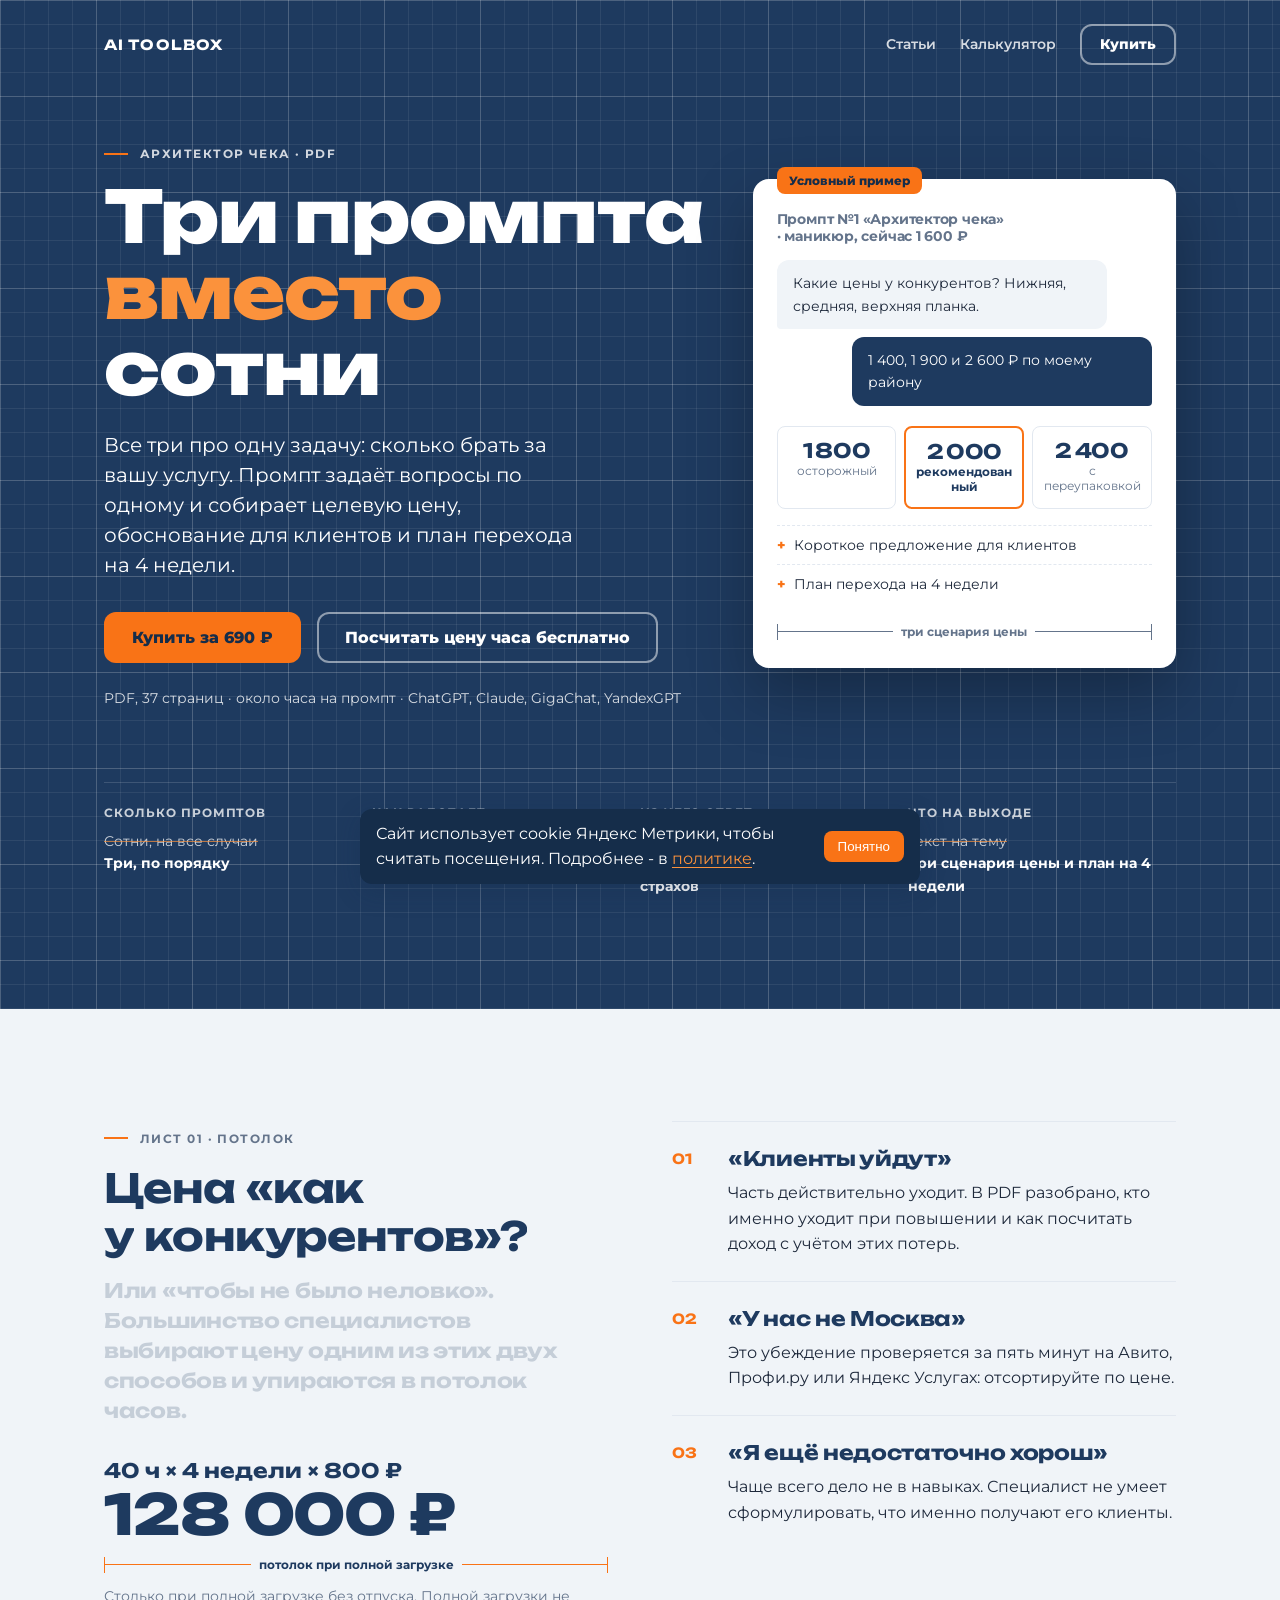
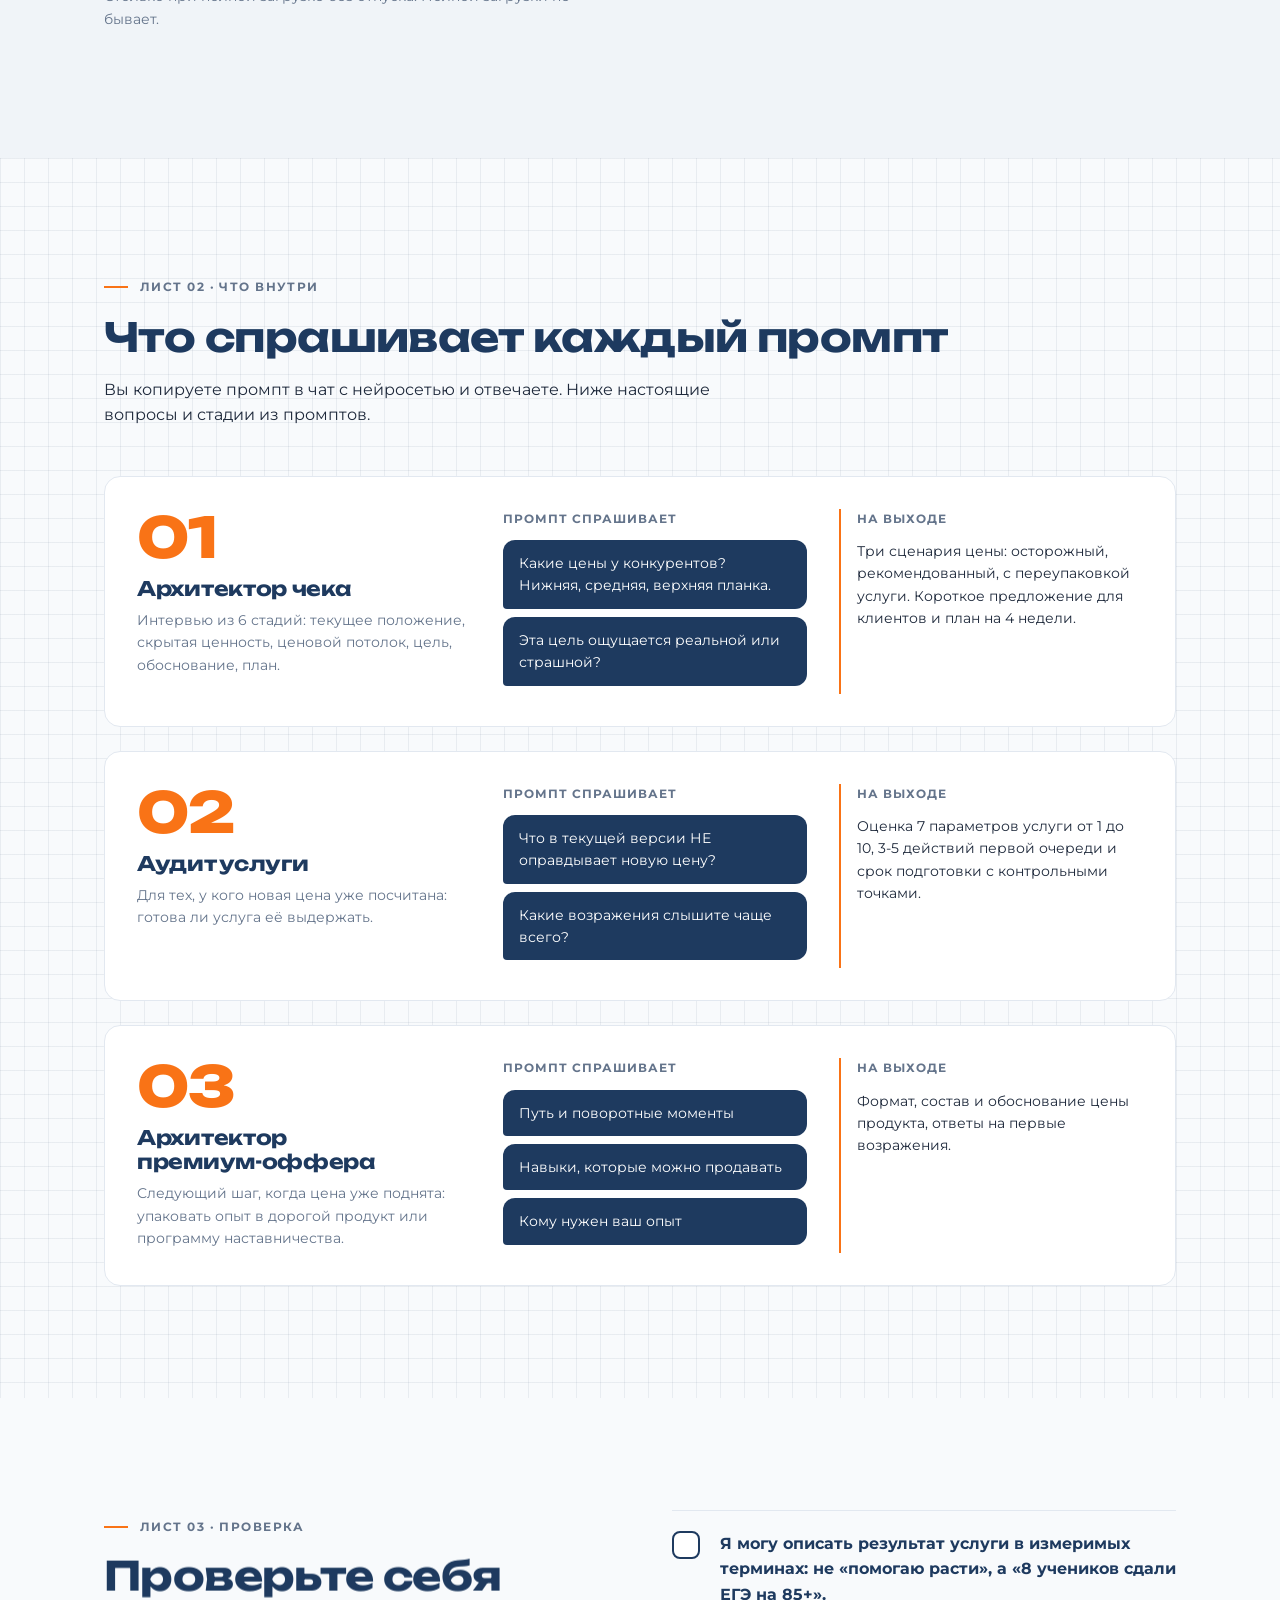
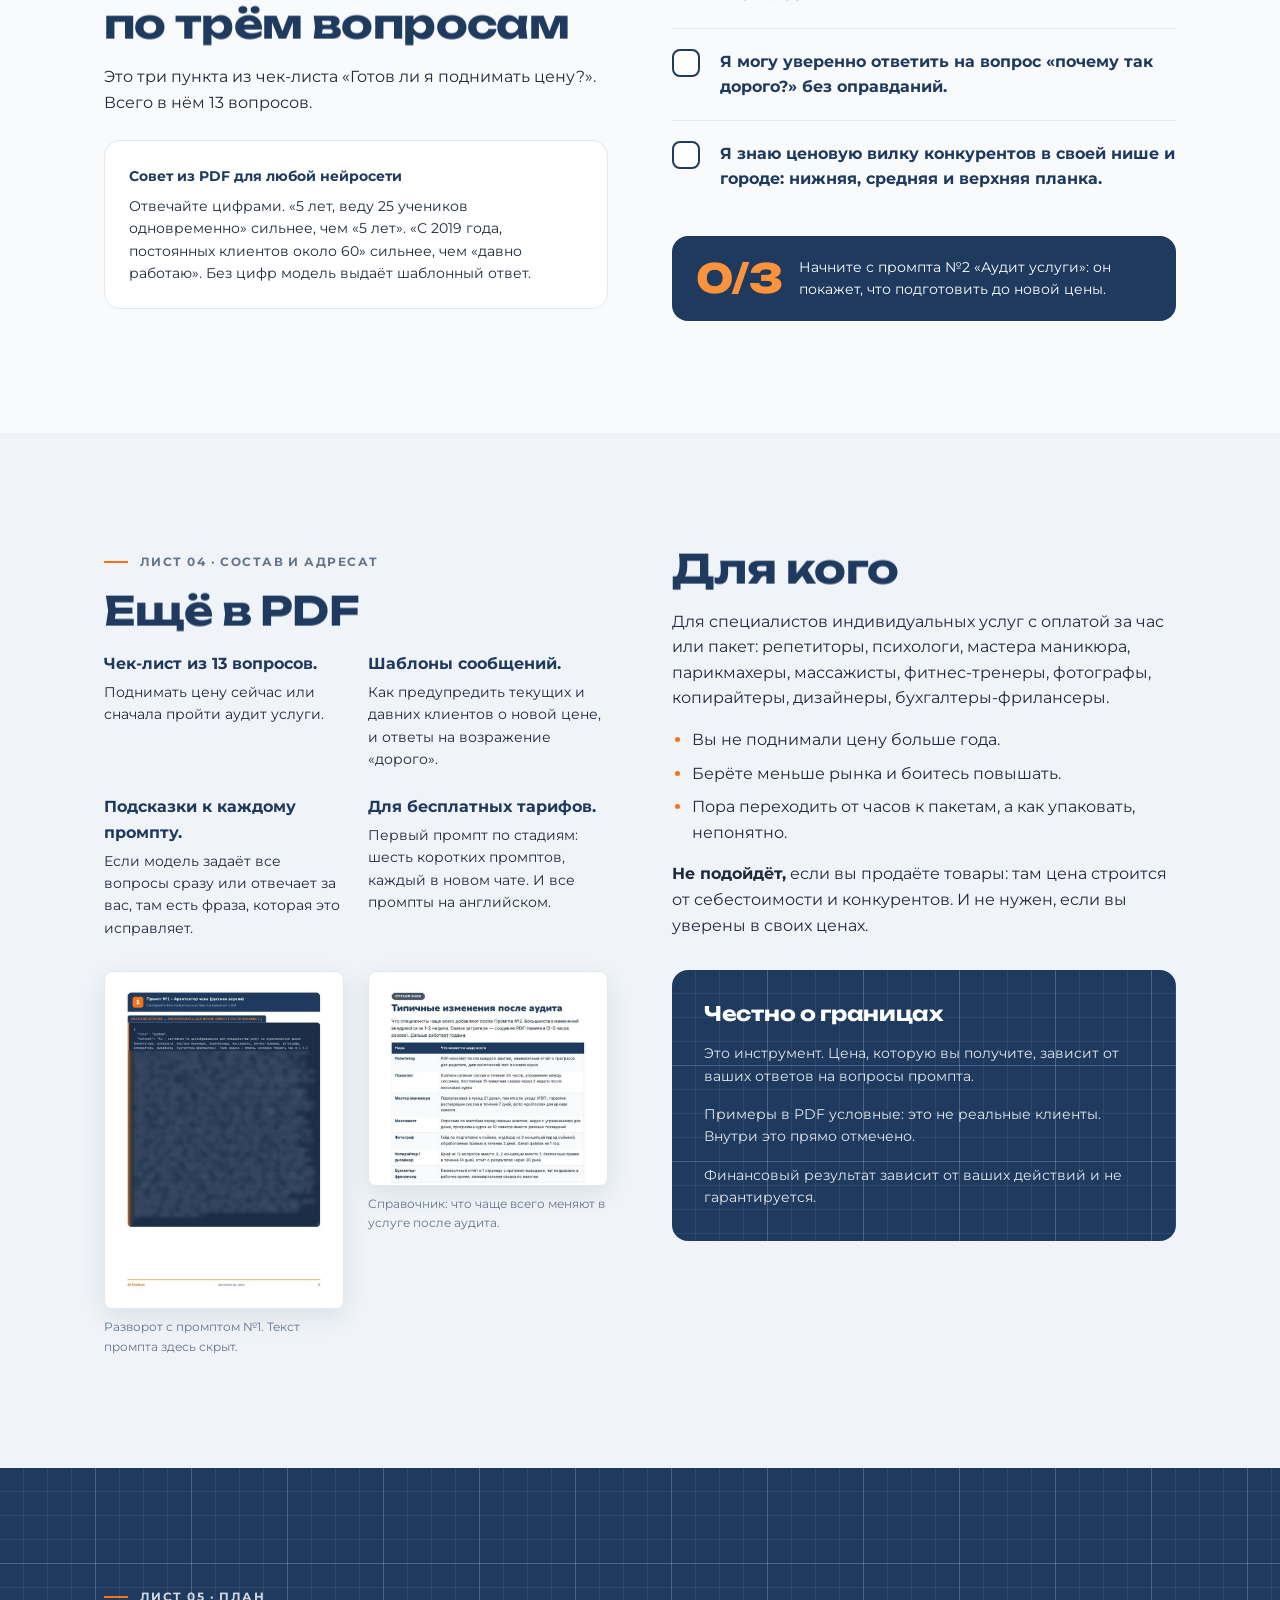
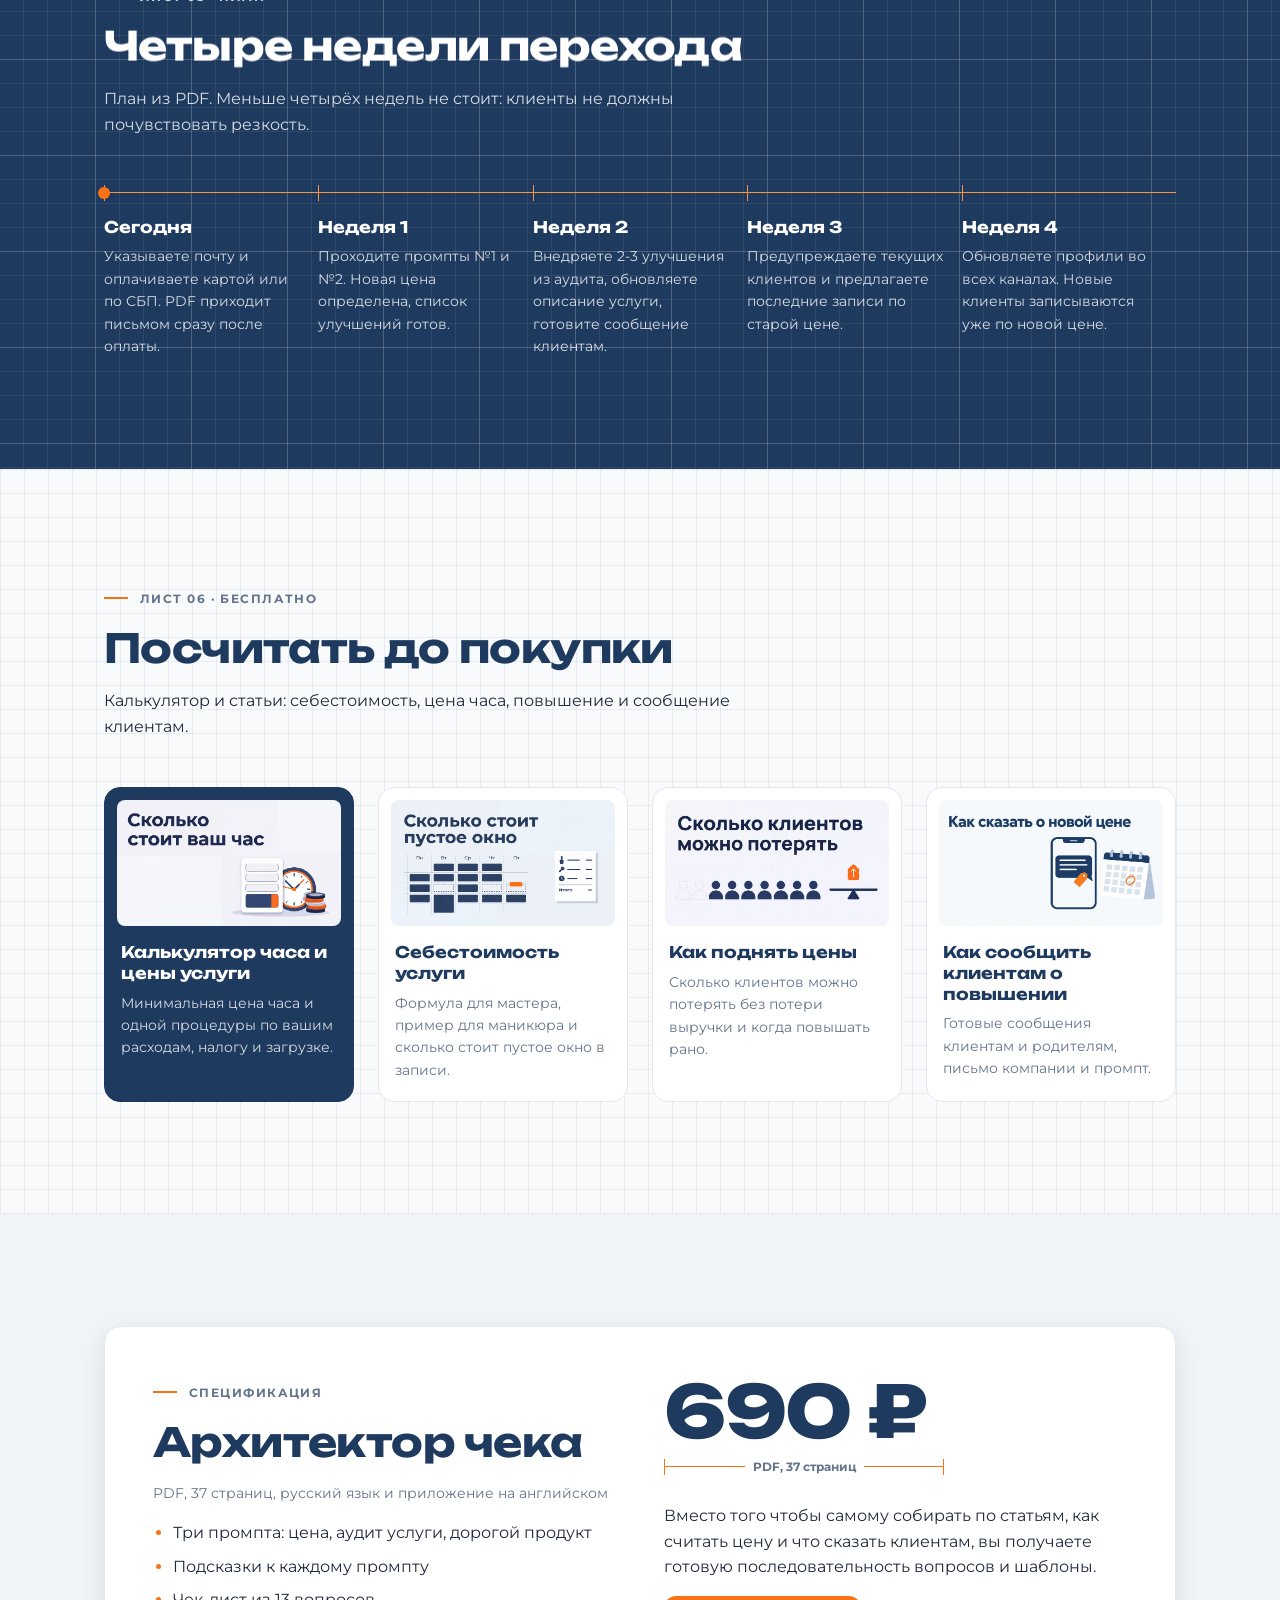
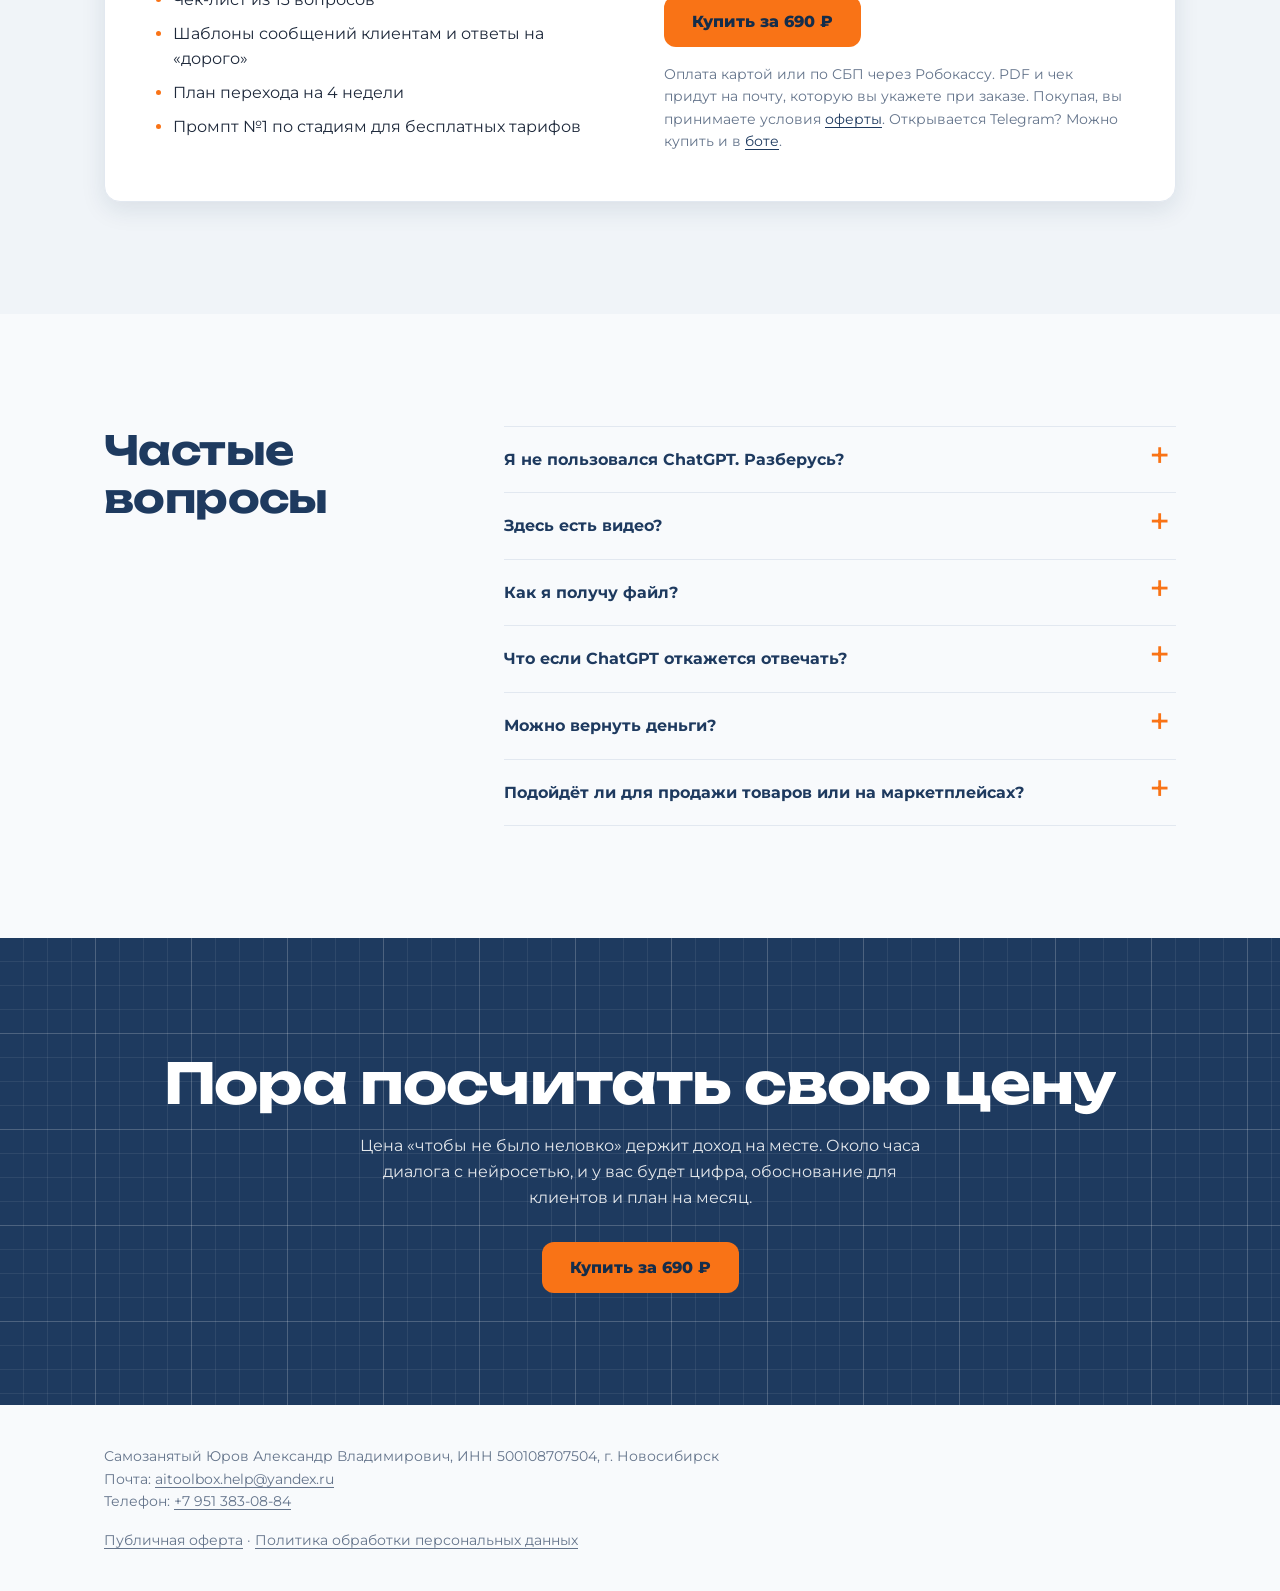
<file: index.html>
<!doctype html>
<html lang="ru">
<head>
<meta charset="utf-8">
<meta name="viewport" content="width=device-width, initial-scale=1">
<meta http-equiv="Content-Security-Policy" content="default-src 'self'; script-src 'self' 'unsafe-inline' https://mc.yandex.ru https://mc.yandex.com https://yastatic.net; style-src 'self' 'unsafe-inline'; img-src 'self' data: https://mc.yandex.ru https://mc.yandex.com https://pay.ai-toolbox.ru; font-src 'self'; connect-src https://mc.yandex.ru https://mc.yandex.com; frame-src blob: https://mc.yandex.ru https://mc.yandex.com; child-src blob: https://mc.yandex.ru https://mc.yandex.com; object-src 'none'; base-uri 'self'; form-action 'none'">
<meta name="referrer" content="strict-origin-when-cross-origin">
<meta name="yandex-verification" content="806f9869e66719d3">
<title>Архитектор чека - три промпта, чтобы посчитать новую цену услуги</title>
<meta name="description" content="PDF с тремя промптами для ChatGPT, Claude, GigaChat и YandexGPT. Промпт задаёт вопросы по одному и собирает целевую цену, обоснование и план перехода на 4 недели. Для специалистов индивидуальных услуг.">
<meta property="og:title" content="Архитектор чека - три промпта вместо сотни">
<meta property="og:description" content="Три промпта под одну задачу: сколько брать за вашу услугу. Вопросы по одному, на выходе цена, обоснование и план на 4 недели.">
<meta property="og:type" content="website">
<meta name="theme-color" content="#1e3a5f">
<link rel="preload" href="/fonts/Montserrat.woff2" as="font" type="font/woff2" crossorigin>
<link rel="preload" href="/fonts/Unbounded.woff2" as="font" type="font/woff2" crossorigin>
<link rel="stylesheet" href="/chertezh.css">
<link rel="canonical" href="https://ai-toolbox.ru/">
<!-- Стиль «Чертёж» (rules/design/brand.md). Факты - только из arhitektor-cheka.pdf и marketplaces/arhitektor-cheka/digiseller/card.md.
     Перед правкой текста: rules/legal/no-education.md, no-guarantees.md, anglicisms.md, rules/texts/style.md.
     Обложку PDF сюда не ставить: на ней обещание «поднять чек в 1.5-3 раза за 2-4 месяца». -->
<style>
  .hero { padding-bottom: 96px; }
  .hero-grid { display: grid; grid-template-columns: minmax(0, 7fr) minmax(0, 5fr); gap: 56px; align-items: center; padding-top: 48px; }
  .hero h1 { font-size: 72px; line-height: 1.05; font-weight: 800; margin-bottom: 24px; }
  .hero h1 .nw { white-space: nowrap; }
  .hero h1 em { font-style: normal; color: var(--orange-light); }
  .lead { font-size: 20px; line-height: 1.5; max-width: 480px; }
  .actions { display: flex; flex-wrap: wrap; gap: 16px; margin: 32px 0 24px; }
  .facts { font-size: 14px; color: rgba(255, 255, 255, 0.82); margin: 0; }

  /* карточка-пример результата: лист на кальке */
  .result { position: relative; background: var(--white); color: var(--text); border-radius: var(--r-card); padding: 24px; box-shadow: 0 24px 64px rgba(0, 0, 0, 0.28); }
  .result-tag { position: absolute; top: -12px; left: 24px; background: var(--orange); color: var(--navy-dark); font-size: 12px; font-weight: 800; border-radius: var(--r-sm); padding: 4px 12px; }
  .result h3 { font-size: 14px; color: var(--muted); font-family: "Montserrat", sans-serif; font-weight: 700; margin: 8px 0 16px; }
  .ask { background: var(--bg2); border-radius: var(--r-btn) var(--r-btn) var(--r-btn) 4px; padding: 12px 16px; font-size: 14px; margin-bottom: 8px; max-width: 88%; }
  .ans { background: var(--navy); color: var(--white); border-radius: var(--r-btn) var(--r-btn) 4px var(--r-btn); padding: 12px 16px; font-size: 14px; margin: 0 0 20px auto; max-width: 80%; }
  .scen { display: grid; grid-template-columns: repeat(3, minmax(0, 1fr)); gap: 8px; margin-bottom: 16px; }
  .scen div { border: 1px solid var(--border); border-radius: var(--r-sm); padding: 12px 8px; text-align: center; }
  .scen b { display: block; font: 700 20px/1.2 "Unbounded", sans-serif; color: var(--navy); letter-spacing: -0.015em; }
  .scen span { font-size: 12px; color: var(--muted); display: block; hyphens: auto; overflow-wrap: anywhere; line-height: 1.3; }
  .scen .rec { border: 2px solid var(--orange); }
  .scen .rec span { color: var(--navy); font-weight: 700; }
  .result ul { list-style: none; padding: 0; margin: 0; font-size: 14px; }
  .result li { display: flex; gap: 8px; padding: 8px 0; border-top: 1px dashed var(--border); }
  .result li::before { content: "+"; color: var(--orange); font-weight: 800; }
  .result-dim { margin-top: 16px; }
  .result-dim span { background: var(--white); color: var(--muted); }
  .result-dim { color: var(--muted); }

  .section { padding: 112px 0; }
  .intro { max-width: 640px; color: var(--text); margin-bottom: 48px; }
  .split { display: grid; grid-template-columns: 1fr 1fr; gap: 64px; align-items: start; }

  /* сравнение одной строкой под первым экраном */
  .versus { display: grid; grid-template-columns: repeat(4, 1fr); gap: 0; margin-top: 72px; border-top: 1px solid var(--line2); }
  .versus div { padding: 20px 24px 0 0; }
  .versus dt { font-size: 12px; font-weight: 700; letter-spacing: 0.08em; text-transform: uppercase; color: rgba(255, 255, 255, 0.76); margin-bottom: 8px; }
  .versus dd { margin: 0; font-size: 14px; }
  .versus .old { color: rgba(255, 255, 255, 0.76); text-decoration: line-through; text-decoration-color: rgba(251, 146, 60, 0.7); }
  .versus .new { color: var(--white); font-weight: 700; }

  /* формула потолка: размерная линия под числом */
  .equation { margin: 32px 0 8px; }
  .equation .eq-top { font: 700 20px/1.3 "Unbounded", sans-serif; color: var(--navy); }
  .equation .eq-big { font: 800 56px/1.1 "Unbounded", sans-serif; color: var(--navy); letter-spacing: -0.02em; }
  .equation .dim { color: var(--orange); margin-top: 8px; }
  .equation .dim span { background: var(--bg2); color: var(--navy); }
  .note { font-size: 14px; color: var(--muted); }
  .fears { list-style: none; padding: 0; margin: 0; }
  .fears li { padding: 24px 0; border-top: 1px solid var(--border); display: grid; grid-template-columns: 40px 1fr; gap: 16px; }
  .fears .n { font: 700 14px "Unbounded", sans-serif; color: var(--orange); padding-top: 4px; }
  .fears b { display: block; font: 700 20px/1.3 "Unbounded", sans-serif; color: var(--navy); margin-bottom: 8px; letter-spacing: -0.015em; }
  .alt { background: var(--bg2); }

  /* три промпта: чертёжные листы */
  .prompts { list-style: none; padding: 0; margin: 0; display: grid; gap: 24px; }
  .prompts > li { display: grid; grid-template-columns: 1.1fr 1fr 1fr; gap: 32px; background: var(--white); border: 1px solid var(--border); border-radius: var(--r-card); padding: 32px; position: relative; }
  .pnum { font: 800 56px/1 "Unbounded", sans-serif; color: var(--orange); letter-spacing: -0.02em; margin-bottom: 12px; }
  .prompts h3 { margin-bottom: 8px; }
  .prompts p { font-size: 14px; color: var(--muted); margin: 0; }
  .who { display: block; font-size: 12px; font-weight: 700; letter-spacing: 0.08em; text-transform: uppercase; color: var(--muted); margin-bottom: 12px; }
  .prompts q { display: block; background: var(--navy); color: var(--white); border-radius: var(--r-btn) var(--r-btn) var(--r-btn) 4px; padding: 12px 16px; font-size: 14px; margin-bottom: 8px; quotes: none; }
  .gives { font-size: 14px; border-left: 2px solid var(--orange); padding-left: 16px; }

  /* чек-лист */
  .check { list-style: none; padding: 0; margin: 0; }
  .check label { display: grid; grid-template-columns: 32px 1fr; gap: 16px; padding: 20px 0; border-top: 1px solid var(--border); cursor: pointer; font-weight: 700; color: var(--navy); font-size: 16px; }
  .check input { appearance: none; width: 28px; height: 28px; margin: 0; border: 2px solid var(--navy); border-radius: var(--r-sm); background: var(--white); cursor: pointer; transition: background-color .2s var(--ease); display: grid; place-items: center; }
  .check input:checked { background: var(--navy); }
  .check input:checked::after { content: ""; width: 12px; height: 6px; border-left: 3px solid var(--orange-light); border-bottom: 3px solid var(--orange-light); transform: translateY(-2px) rotate(-45deg); }
  .check label:hover input { box-shadow: 0 0 0 4px var(--ink); }
  .verdict { margin-top: 24px; border-radius: var(--r-card); padding: 20px 24px; background: var(--navy); color: var(--white); display: grid; grid-template-columns: auto 1fr; gap: 16px; align-items: center; }
  .verdict b { font: 800 40px/1 "Unbounded", sans-serif; color: var(--orange-light); }
  .verdict p { margin: 0; font-size: 14px; }
  .tip { background: var(--white); border: 1px solid var(--border); border-radius: var(--r-card); padding: 24px; margin-top: 24px; font-size: 14px; }
  .tip b { display: block; color: var(--navy); margin-bottom: 8px; }

  /* PDF и для кого */
  .extras { list-style: none; padding: 0; margin: 0 0 32px; display: grid; grid-template-columns: 1fr 1fr; gap: 24px; }
  .extras li { font-size: 14px; }
  .extras b { display: block; font-size: 16px; color: var(--navy); margin-bottom: 4px; }
  .shots { display: grid; grid-template-columns: 1fr 1fr; gap: 24px; align-items: start; }
  .shots img { border-radius: var(--r-sm); box-shadow: var(--shadow); border: 1px solid var(--border); }
  .shots figcaption { font-size: 12px; color: var(--muted); margin-top: 8px; }
  .fit { padding-left: 20px; } .fit li { margin-bottom: 8px; } .fit li::marker { color: var(--orange); }
  .limits { border-radius: var(--r-card); padding: 32px; margin-top: 32px; }
  .limits p { font-size: 14px; color: rgba(255, 255, 255, 0.88); }
  .limits p:last-child { margin: 0; }

  /* дорожка 4 недель: шкала с засечками */
  .road { list-style: none; padding: 0; margin: 0; display: grid; grid-template-columns: repeat(5, 1fr); position: relative; }
  .road::before { content: ""; position: absolute; left: 0; right: 0; top: 7px; height: 1px; background: var(--orange-light); }
  .road li { position: relative; padding: 32px 16px 0 0; font-size: 14px; color: rgba(255, 255, 255, 0.82); }
  .road li::before { content: ""; position: absolute; left: 0; top: 0; width: 1px; height: 16px; background: var(--orange-light); }
  .road li:first-child::after { content: ""; position: absolute; left: -6px; top: 2px; width: 12px; height: 12px; border-radius: 50%; background: var(--orange); }
  .road b { display: block; font: 700 16px "Unbounded", sans-serif; color: var(--white); margin-bottom: 8px; }

  /* статьи */
  .cards { display: grid; grid-template-columns: repeat(4, 1fr); gap: 24px; }
  .card { display: flex; flex-direction: column; gap: 8px; padding: 12px 12px 20px; background: var(--white); border: 1px solid var(--border); border-radius: var(--r-card); text-decoration: none; color: var(--text); transition: transform .2s var(--ease), box-shadow .2s var(--ease); }
  .card:hover { transform: translateY(-4px); box-shadow: var(--shadow); }
  .card:active { transform: translateY(-2px); }
  .card img { border-radius: var(--r-sm); margin-bottom: 8px; }
  .card b { font: 700 16px/1.3 "Unbounded", sans-serif; color: var(--navy); padding: 0 4px; }
  .card span { font-size: 14px; color: var(--muted); padding: 0 4px; }
  .card.calc { background: var(--navy); border-color: var(--navy); }
  .card.calc b { color: var(--white); } .card.calc span { color: rgba(255, 255, 255, 0.82); }

  /* цена */
  .price-card { display: grid; grid-template-columns: 1fr 1fr; gap: 48px; background: var(--white); border-radius: var(--r-card); padding: 48px; box-shadow: var(--shadow); border: 1px solid var(--border); }
  .price-card ul { padding-left: 20px; margin: 16px 0 0; } .price-card li { margin-bottom: 8px; } .price-card li::marker { color: var(--orange); }
  .price { font: 800 72px/1 "Unbounded", sans-serif; color: var(--navy); letter-spacing: -0.02em; }
  .price-dim { color: var(--orange); margin: 8px 0 24px; max-width: 280px; }
  .price-dim span { background: var(--white); color: var(--muted); }
  .pay-note { font-size: 14px; color: var(--muted); margin: 16px 0 0; }
  .muted { color: var(--muted); font-size: 14px; }

  /* вопросы */
  .faq { display: grid; grid-template-columns: 1fr 2fr; gap: 64px; }
  details { border-top: 1px solid var(--border); }
  details:last-child { border-bottom: 1px solid var(--border); }
  summary { list-style: none; cursor: pointer; font-weight: 700; color: var(--navy); padding: 20px 48px 20px 0; position: relative; }
  summary::-webkit-details-marker { display: none; }
  summary::after { content: "+"; position: absolute; right: 8px; top: 14px; font: 400 28px/1 "Unbounded", sans-serif; color: var(--orange); transition: transform .3s var(--ease); }
  details[open] summary::after { transform: rotate(45deg); }
  details p { margin: 0 0 20px; font-size: 14px; }

  .final { text-align: center; padding: 112px 0; }
  .final h2 { font-size: 56px; }
  .final p { max-width: 560px; margin: 0 auto 32px; color: rgba(255, 255, 255, 0.88); }

  @media (max-width: 960px) {
    .hero-grid, .split, .faq, .price-card { grid-template-columns: minmax(0, 1fr); gap: 40px; }
    .hero h1 { font-size: 56px; }
    .versus { grid-template-columns: 1fr 1fr; row-gap: 24px; }
    .prompts > li { grid-template-columns: 1fr; gap: 20px; }
    .cards { grid-template-columns: 1fr 1fr; }
    .road { grid-template-columns: 1fr; }
    .road::before { left: 7px; right: auto; top: 0; bottom: 0; width: 1px; height: auto; }
    .road li { padding: 0 0 24px 32px; }
    .road li::before { top: 7px; width: 16px; height: 1px; }
    .road li:first-child::after { left: 2px; top: 2px; }
  }
  @media (max-width: 600px) {
    .hero { padding-bottom: 64px; }
    .hero-grid { padding-top: 16px; }
    .hero h1 { font-size: 40px; }
    .hero h1 .nw { white-space: normal; }
    .lead { font-size: 16px; }
    .section { padding: 72px 0; }
    .equation .eq-big, .price { font-size: 40px; }
    .final h2 { font-size: 28px; }
    .versus { grid-template-columns: 1fr; margin-top: 48px; }
    .extras, .shots, .cards { grid-template-columns: 1fr; }
    .scen b { font-size: 16px; }
    .result { padding: 20px 16px; }
    .price-card { padding: 24px; }
    .prompts > li { padding: 24px; }
  }
</style>
</head>
<body>
<section class="dark hero" id="top">
  <header class="wrap top">
    <a class="logo" href="#top">AI TOOLBOX</a>
    <nav class="nav" aria-label="Разделы">
      <a href="/stati/">Статьи</a>
      <a class="hide-m" href="/kalkulyator/">Калькулятор</a>
      <a class="btn btn-outline btn-sm" href="https://pay.ai-toolbox.ru">Купить</a>
    </nav>
  </header>
  <div class="wrap hero-grid">
    <div>
      <p class="sheet-no">Архитектор чека · PDF</p>
      <h1><span class="nw">Три промпта</span> <em>вместо</em> сотни</h1>
      <p class="lead">Все три про одну задачу: сколько брать за вашу услугу. Промпт задаёт вопросы по одному и собирает целевую цену, обоснование для клиентов и план перехода на 4 недели.</p>
      <div class="actions">
        <a class="btn btn-primary" href="https://pay.ai-toolbox.ru">Купить за 690 ₽</a>
        <a class="btn btn-outline" href="/kalkulyator/">Посчитать цену часа бесплатно</a>
      </div>
      <p class="facts">PDF, 37 страниц · около часа на промпт · ChatGPT, Claude, GigaChat, YandexGPT</p>
    </div>
    <figure class="result" aria-label="Условный пример результата промпта №1" style="margin:0">
      <span class="result-tag">Условный пример</span>
      <h3>Промпт №1 «Архитектор чека» · маникюр, сейчас 1 600 ₽</h3>
      <p class="ask">Какие цены у конкурентов? Нижняя, средняя, верхняя планка.</p>
      <p class="ans">1 400, 1 900 и 2 600 ₽ по моему району</p>
      <div class="scen">
        <div><b>1&#8239;800</b><span>осторожный</span></div>
        <div class="rec"><b>2&#8239;000</b><span>рекомендованный</span></div>
        <div><b>2&#8239;400</b><span>с переупаковкой</span></div>
      </div>
      <ul>
        <li>Короткое предложение для клиентов</li>
        <li>План перехода на 4 недели</li>
      </ul>
      <div class="dim result-dim" aria-hidden="true"><i></i><span>три сценария цены</span><i></i></div>
    </figure>
  </div>
  <div class="wrap">
    <dl class="versus" aria-label="Обычный сборник и Архитектор чека">
      <div><dt>Сколько промптов</dt><dd class="old">Сотни, на все случаи</dd><dd class="new">Три, по порядку</dd></div>
      <div><dt>Как работает</dt><dd class="old">Один запрос, один ответ</dd><dd class="new">Интервью: вопросы по одному</dd></div>
      <div><dt>Из чего ответ</dt><dd class="old">Из общих слов модели</dd><dd class="new">Из ваших цифр, клиентов и страхов</dd></div>
      <div><dt>Что на выходе</dt><dd class="old">Текст на тему</dd><dd class="new">Три сценария цены и план на 4 недели</dd></div>
    </dl>
  </div>
</section>

<section class="section alt">
  <div class="wrap split">
    <div class="reveal">
      <p class="sheet-no">Лист 01 · Потолок</p>
      <h2>Цена «как у конкурентов»?</h2>
      <p>Или «чтобы не было неловко». Большинство специалистов выбирают цену одним из этих двух способов и упираются в потолок часов.</p>
      <div class="equation">
        <div class="eq-top">40 ч × 4 недели × 800 ₽</div>
        <div class="eq-big">128 000 ₽</div>
        <div class="dim" aria-hidden="true"><i></i><span>потолок при полной загрузке</span><i></i></div>
      </div>
      <p class="note">Столько при полной загрузке без отпуска. Полной загрузки не бывает.</p>
    </div>
    <ul class="fears reveal">
      <li><span class="n">01</span><div><b>«Клиенты уйдут»</b>Часть действительно уходит. В PDF разобрано, кто именно уходит при повышении и как посчитать доход с учётом этих потерь.</div></li>
      <li><span class="n">02</span><div><b>«У нас не Москва»</b>Это убеждение проверяется за пять минут на Авито, Профи.ру или Яндекс Услугах: отсортируйте по цене.</div></li>
      <li><span class="n">03</span><div><b>«Я ещё недостаточно хорош»</b>Чаще всего дело не в навыках. Специалист не умеет сформулировать, что именно получают его клиенты.</div></li>
    </ul>
  </div>
</section>

<section class="section paper" id="inside">
  <div class="wrap">
    <p class="sheet-no">Лист 02 · Что внутри</p>
    <h2>Что спрашивает каждый промпт</h2>
    <p class="intro">Вы копируете промпт в чат с нейросетью и отвечаете. Ниже настоящие вопросы и стадии из промптов.</p>
    <ol class="prompts">
      <li class="reveal">
        <div><div class="pnum">01</div><h3>Архитектор чека</h3><p>Интервью из 6 стадий: текущее положение, скрытая ценность, ценовой потолок, цель, обоснование, план.</p></div>
        <div><span class="who">Промпт спрашивает</span><q>Какие цены у конкурентов? Нижняя, средняя, верхняя планка.</q><q>Эта цель ощущается реальной или страшной?</q></div>
        <div class="gives"><span class="who">На выходе</span>Три сценария цены: осторожный, рекомендованный, с переупаковкой услуги. Короткое предложение для клиентов и план на 4 недели.</div>
      </li>
      <li class="reveal">
        <div><div class="pnum">02</div><h3>Аудит услуги</h3><p>Для тех, у кого новая цена уже посчитана: готова ли услуга её выдержать.</p></div>
        <div><span class="who">Промпт спрашивает</span><q>Что в текущей версии НЕ оправдывает новую цену?</q><q>Какие возражения слышите чаще всего?</q></div>
        <div class="gives"><span class="who">На выходе</span>Оценка 7 параметров услуги от 1 до 10, 3-5 действий первой очереди и срок подготовки с контрольными точками.</div>
      </li>
      <li class="reveal">
        <div><div class="pnum">03</div><h3>Архитектор премиум-оффера</h3><p>Следующий шаг, когда цена уже поднята: упаковать опыт в дорогой продукт или программу наставничества.</p></div>
        <div><span class="who">Промпт спрашивает</span><q>Путь и поворотные моменты</q><q>Навыки, которые можно продавать</q><q>Кому нужен ваш опыт</q></div>
        <div class="gives"><span class="who">На выходе</span>Формат, состав и обоснование цены продукта, ответы на первые возражения.</div>
      </li>
    </ol>
  </div>
</section>

<section class="section">
  <div class="wrap split">
    <div class="reveal">
      <p class="sheet-no">Лист 03 · Проверка</p>
      <h2>Проверьте себя по трём вопросам</h2>
      <p>Это три пункта из чек-листа «Готов ли я поднимать цену?». Всего в нём 13 вопросов.</p>
      <div class="tip"><b>Совет из PDF для любой нейросети</b>Отвечайте цифрами. «5 лет, веду 25 учеников одновременно» сильнее, чем «5 лет». «С 2019 года, постоянных клиентов около 60» сильнее, чем «давно работаю». Без цифр модель выдаёт шаблонный ответ.</div>
    </div>
    <div class="reveal">
      <ul class="check" id="check">
        <li><label><input type="checkbox"><span>Я могу описать результат услуги в измеримых терминах: не «помогаю расти», а «8 учеников сдали ЕГЭ на 85+».</span></label></li>
        <li><label><input type="checkbox"><span>Я могу уверенно ответить на вопрос «почему так дорого?» без оправданий.</span></label></li>
        <li><label><input type="checkbox"><span>Я знаю ценовую вилку конкурентов в своей нише и городе: нижняя, средняя и верхняя планка.</span></label></li>
      </ul>
      <div class="verdict" aria-live="polite"><b id="v-n">0/3</b><p id="v-t">Начните с промпта №2 «Аудит услуги»: он покажет, что подготовить до новой цены.</p></div>
    </div>
  </div>
</section>

<section class="section alt">
  <div class="wrap split">
    <div class="reveal">
      <p class="sheet-no">Лист 04 · Состав и адресат</p>
      <h2>Ещё в PDF</h2>
      <ul class="extras">
        <li><b>Чек-лист из 13 вопросов.</b>Поднимать цену сейчас или сначала пройти аудит услуги.</li>
        <li><b>Шаблоны сообщений.</b>Как предупредить текущих и давних клиентов о новой цене, и ответы на возражение «дорого».</li>
        <li><b>Подсказки к каждому промпту.</b>Если модель задаёт все вопросы сразу или отвечает за вас, там есть фраза, которая это исправляет.</li>
        <li><b>Для бесплатных тарифов.</b>Первый промпт по стадиям: шесть коротких промптов, каждый в новом чате. И все промпты на английском.</li>
      </ul>
      <div class="shots">
        <figure style="margin:0"><img src="/img/prompt.jpg" width="720" height="1017" loading="lazy" alt="Разворот PDF с промптом №1. Текст промпта скрыт"><figcaption>Разворот с промптом №1. Текст промпта здесь скрыт.</figcaption></figure>
        <figure style="margin:0"><img src="/img/tablica.jpg" width="720" height="644" loading="lazy" alt="Разворот PDF: таблица типичных изменений услуги после аудита по нишам"><figcaption>Справочник: что чаще всего меняют в услуге после аудита.</figcaption></figure>
      </div>
    </div>
    <div class="reveal">
      <h2>Для кого</h2>
      <p>Для специалистов индивидуальных услуг с оплатой за час или пакет: репетиторы, психологи, мастера маникюра, парикмахеры, массажисты, фитнес-тренеры, фотографы, копирайтеры, дизайнеры, бухгалтеры-фрилансеры.</p>
      <ul class="fit">
        <li>Вы не поднимали цену больше года.</li>
        <li>Берёте меньше рынка и боитесь повышать.</li>
        <li>Пора переходить от часов к пакетам, а как упаковать, непонятно.</li>
      </ul>
      <p><b>Не подойдёт,</b> если вы продаёте товары: там цена строится от себестоимости и конкурентов. И не нужен, если вы уверены в своих ценах.</p>
      <div class="limits dark">
        <h3>Честно о границах</h3>
        <p>Это инструмент. Цена, которую вы получите, зависит от ваших ответов на вопросы промпта.</p>
        <p>Примеры в PDF условные: это не реальные клиенты. Внутри это прямо отмечено.</p>
        <p>Финансовый результат зависит от ваших действий и не гарантируется.</p>
      </div>
    </div>
  </div>
</section>

<section class="section dark">
  <div class="wrap">
    <p class="sheet-no">Лист 05 · План</p>
    <h2>Четыре недели перехода</h2>
    <p class="intro" style="color:rgba(255,255,255,.82)">План из PDF. Меньше четырёх недель не стоит: клиенты не должны почувствовать резкость.</p>
    <ol class="road">
      <li><b>Сегодня</b>Указываете почту и оплачиваете картой или по СБП. PDF приходит письмом сразу после оплаты.</li>
      <li><b>Неделя 1</b>Проходите промпты №1 и №2. Новая цена определена, список улучшений готов.</li>
      <li><b>Неделя 2</b>Внедряете 2-3 улучшения из аудита, обновляете описание услуги, готовите сообщение клиентам.</li>
      <li><b>Неделя 3</b>Предупреждаете текущих клиентов и предлагаете последние записи по старой цене.</li>
      <li><b>Неделя 4</b>Обновляете профили во всех каналах. Новые клиенты записываются уже по новой цене.</li>
    </ol>
  </div>
</section>

<section class="section paper">
  <div class="wrap">
    <p class="sheet-no">Лист 06 · Бесплатно</p>
    <h2>Посчитать до покупки</h2>
    <p class="intro">Калькулятор и статьи: себестоимость, цена часа, повышение и сообщение клиентам.</p>
    <div class="cards">
      <a class="card calc" href="/kalkulyator/"><img src="/img/stati/kalkulyator.webp" alt="" width="1600" height="898" loading="lazy"><b>Калькулятор часа и цены услуги</b><span>Минимальная цена часа и одной процедуры по вашим расходам, налогу и загрузке.</span></a>
      <a class="card" href="/stati/sebestoimost-uslugi-formula-i-primer/"><img src="/img/stati/sebestoimost-uslugi.webp" alt="" width="1600" height="898" loading="lazy"><b>Себестоимость услуги</b><span>Формула для мастера, пример для маникюра и сколько стоит пустое окно в записи.</span></a>
      <a class="card" href="/stati/kak-podnyat-ceny-na-svoi-uslugi/"><img src="/img/stati/kak-podnyat-ceny.webp" alt="" width="1600" height="898" loading="lazy"><b>Как поднять цены</b><span>Сколько клиентов можно потерять без потери выручки и когда повышать рано.</span></a>
      <a class="card" href="/stati/kak-soobshchit-klientam-o-povyshenii-cen/"><img src="/img/stati/kak-soobshchit.webp" alt="" width="1600" height="898" loading="lazy"><b>Как сообщить клиентам о повышении</b><span>Готовые сообщения клиентам и родителям, письмо компании и промпт.</span></a>
    </div>
  </div>
</section>

<section class="section alt" id="price">
  <div class="wrap">
    <div class="price-card reveal">
      <div>
        <p class="sheet-no">Спецификация</p>
        <h2>Архитектор чека</h2>
        <p class="muted">PDF, 37 страниц, русский язык и приложение на английском</p>
        <ul>
          <li>Три промпта: цена, аудит услуги, дорогой продукт</li>
          <li>Подсказки к каждому промпту</li>
          <li>Чек-лист из 13 вопросов</li>
          <li>Шаблоны сообщений клиентам и ответы на «дорого»</li>
          <li>План перехода на 4 недели</li>
          <li>Промпт №1 по стадиям для бесплатных тарифов</li>
        </ul>
      </div>
      <div>
        <div class="price">690 ₽</div>
        <div class="dim price-dim" aria-hidden="true"><i></i><span>PDF, 37 страниц</span><i></i></div>
        <p>Вместо того чтобы самому собирать по статьям, как считать цену и что сказать клиентам, вы получаете готовую последовательность вопросов и шаблоны.</p>
        <a class="btn btn-primary" href="https://pay.ai-toolbox.ru">Купить за 690 ₽</a>
        <p class="pay-note">Оплата картой или по СБП через Робокассу. PDF и чек придут на почту, которую вы укажете при заказе. Покупая, вы принимаете условия <a href="/oferta.html">оферты</a>. Открывается Telegram? Можно купить и в <a href="https://t.me/aitoolboxru_bot?start=site">боте</a>.</p>
      </div>
    </div>
  </div>
</section>

<section class="section">
  <div class="wrap faq">
    <h2>Частые вопросы</h2>
    <div>
      <details><summary>Я не пользовался ChatGPT. Разберусь?</summary><p>Промпт копируется целиком и вставляется в новый чат, дальше нейросеть сама ведёт вас по вопросам. Если ChatGPT недоступен, подойдёт GigaChat. Для бесплатных тарифов в PDF есть схема по стадиям.</p></details>
      <details><summary>Здесь есть видео?</summary><p>Нет. Это PDF с тремя промптами. Промпты задают вопросы, как консультант, и на выходе дают документ: цену, текст для клиентов и план на 4 недели.</p></details>
      <details><summary>Как я получу файл?</summary><p>Кнопка «Купить» ведёт на страницу оплаты. Вы указываете почту, оплачиваете картой или по СБП, и PDF приходит письмом, обычно в течение пары минут. Письма нет? Проверьте папку «Спам». Отдельной платы за получение нет. Если у вас открывается Telegram, можно купить и в боте @aitoolboxru_bot, тогда PDF придёт в чат.</p></details>
      <details><summary>Что если ChatGPT откажется отвечать?</summary><p>Промпты проверяли от первого вопроса до итогового документа в ChatGPT и GigaChat. Войдите в аккаунт чата: без входа некоторые чаты отвечают упрощённой моделью. Если модель задаёт все вопросы сразу или отвечает за вас, в подсказках есть фраза, которая это исправляет.</p></details>
      <details><summary>Можно вернуть деньги?</summary><p>Цифровой товар после получения возврату не подлежит, поэтому состав PDF полностью описан на этой странице. Если файл не пришёл или повреждён и мы не заменили его в течение 10 дней после обращения, деньги вернём полностью. Подробно - в <a href="/oferta.html">оферте</a>.</p></details>
      <details><summary>Подойдёт ли для продажи товаров или на маркетплейсах?</summary><p>Нет. Промпты построены на логике услуги: работа один на один и персональный результат. У товаров цена строится иначе.</p></details>
    </div>
  </div>
</section>

<section class="dark final">
  <div class="wrap">
    <h2>Пора посчитать свою цену</h2>
    <p>Цена «чтобы не было неловко» держит доход на месте. Около часа диалога с нейросетью, и у вас будет цифра, обоснование для клиентов и план на месяц.</p>
    <a class="btn btn-primary" href="https://pay.ai-toolbox.ru">Купить за 690 ₽</a>
  </div>
</section>

<footer>
  <div class="wrap">
    <div>Самозанятый Юров Александр Владимирович, ИНН 500108707504, г.&nbsp;Новосибирск<br>
      Почта: <a href="mailto:aitoolbox.help@yandex.ru">aitoolbox.help@yandex.ru</a><br>
      Телефон: <a href="tel:+79513830884">+7 951 383-08-84</a></div>
    <div><a href="/oferta.html">Публичная оферта</a> · <a href="/politika.html">Политика обработки персональных данных</a></div>
  </div>
</footer>
<script>
(function () {
  var T = ["Начните с промпта №2 «Аудит услуги»: он покажет, что подготовить до новой цены.",
           "Начните с промпта №2 «Аудит услуги»: он покажет, что подготовить до новой цены.",
           "Почти готово. Промпт №1 поможет закрыть оставшийся пункт.",
           "Можно считать новую цену: промпт №1."];
  var boxes = document.querySelectorAll("#check input");
  function upd() { var n = Array.prototype.filter.call(boxes, function (b) { return b.checked; }).length;
    document.getElementById("v-n").textContent = n + "/3"; document.getElementById("v-t").textContent = T[n]; }
  boxes.forEach(function (b) { b.addEventListener("change", upd); });
  var els = document.querySelectorAll(".reveal");
  if (!("IntersectionObserver" in window)) { els.forEach(function (e) { e.classList.add("in"); }); return; }
  var io = new IntersectionObserver(function (es) { es.forEach(function (e) { if (e.isIntersecting) { e.target.classList.add("in"); io.unobserve(e.target); } }); }, { rootMargin: "0px 0px -10% 0px" });
  els.forEach(function (e) { io.observe(e); });
})();
</script>
<script src="/motion.js"></script>
<script src="/schet.js"></script>
</body>
</html>
</file>
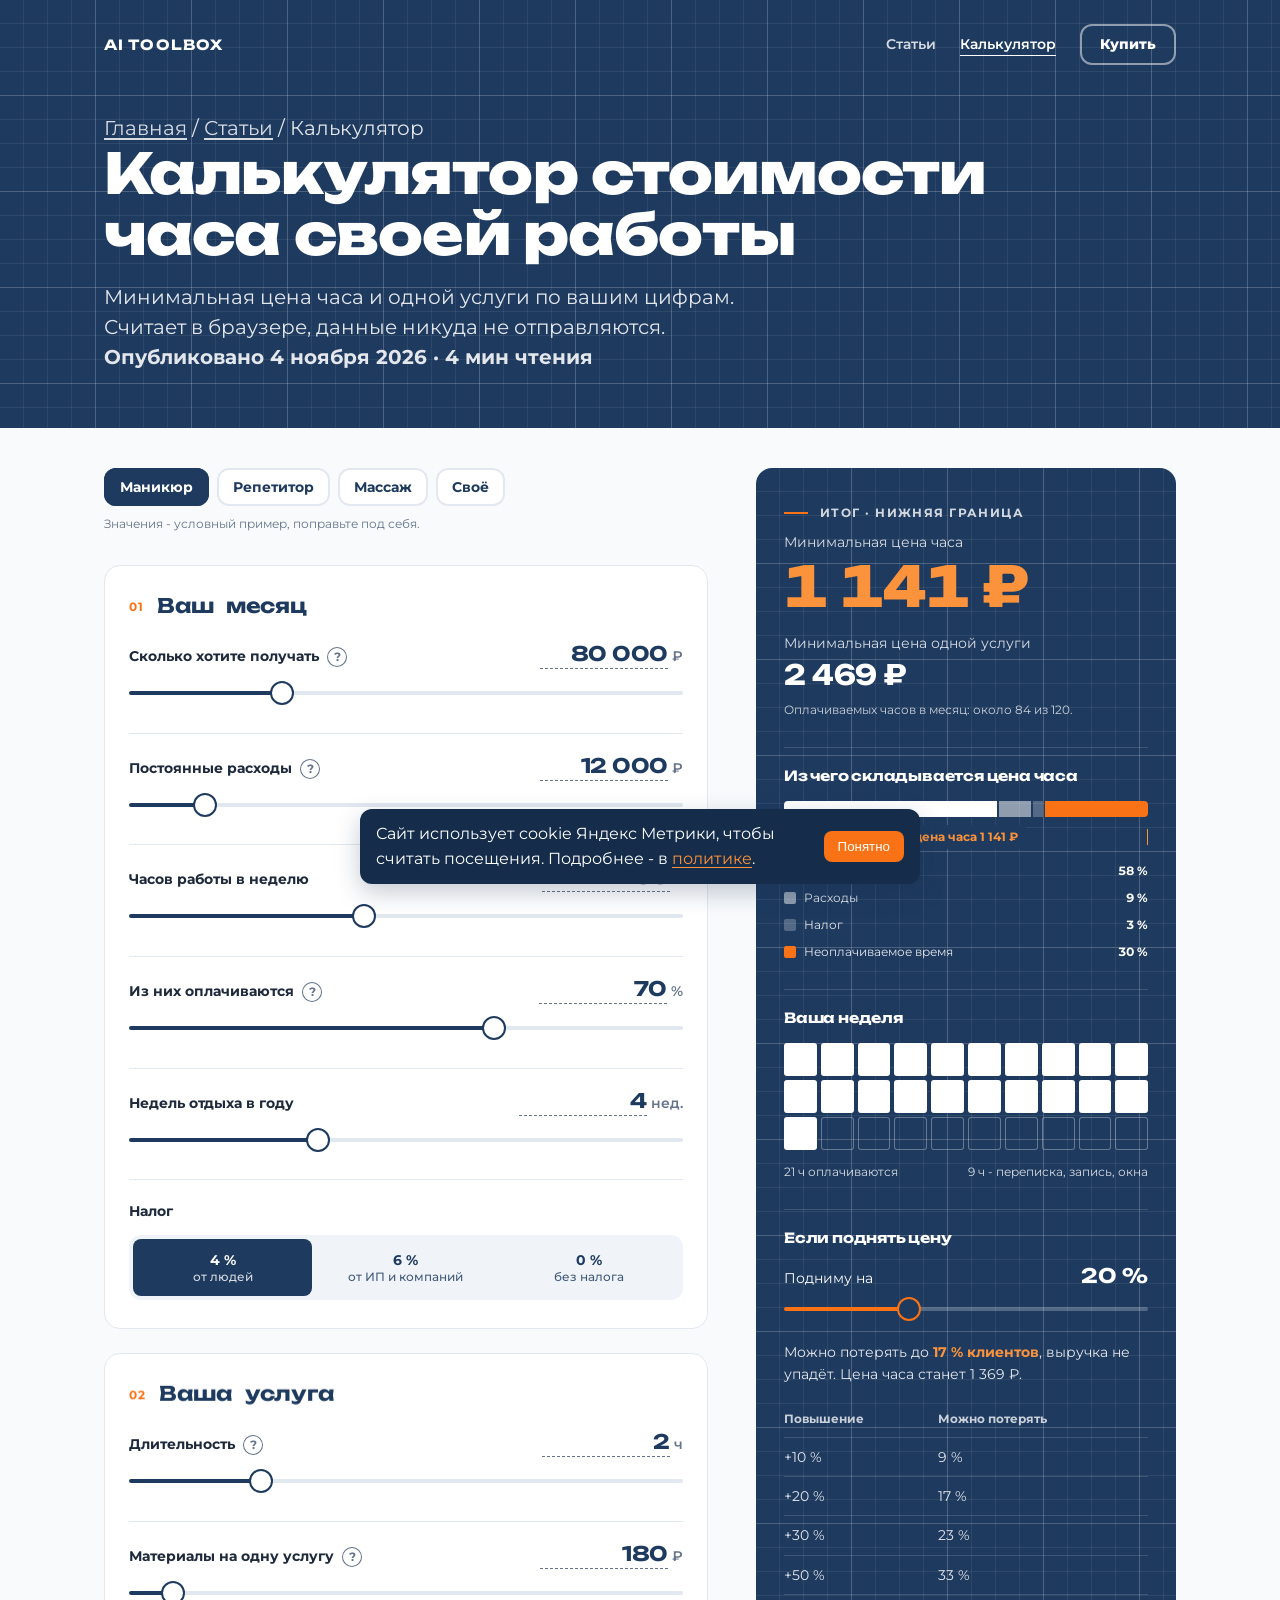
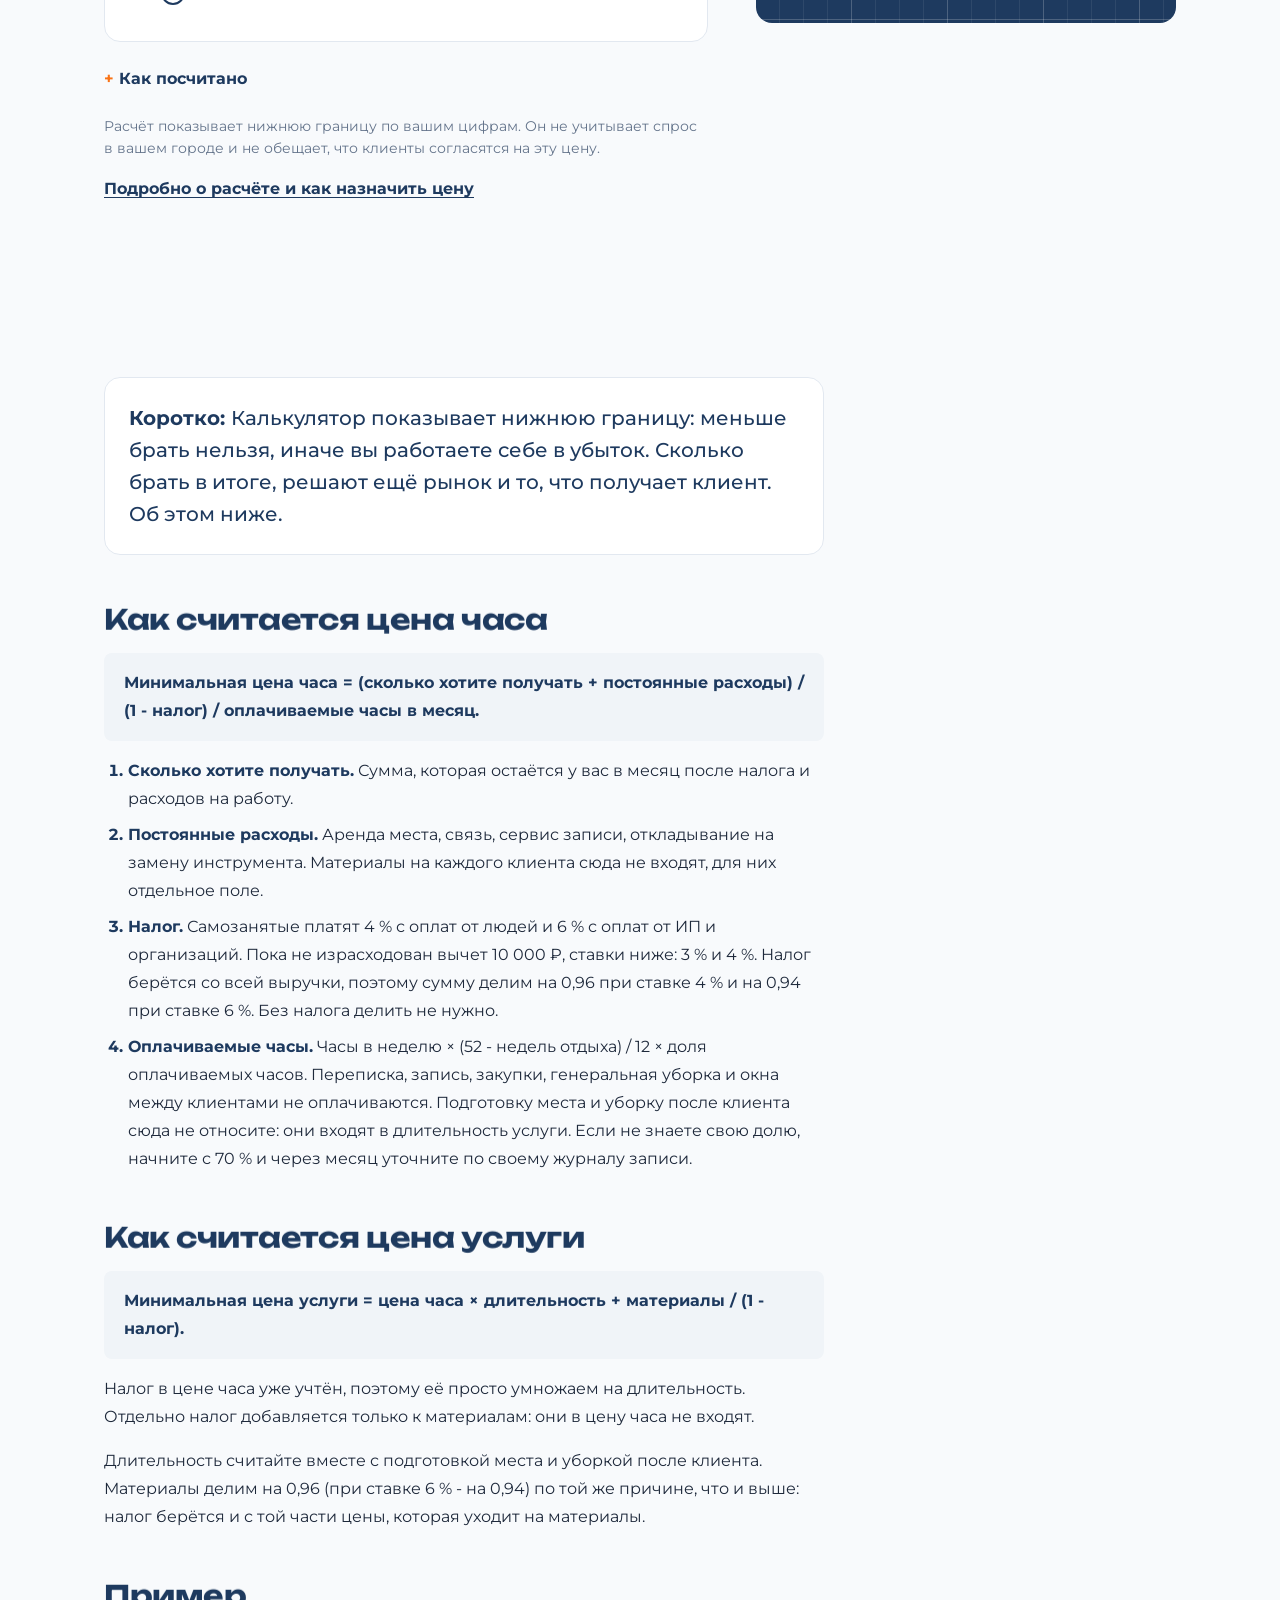
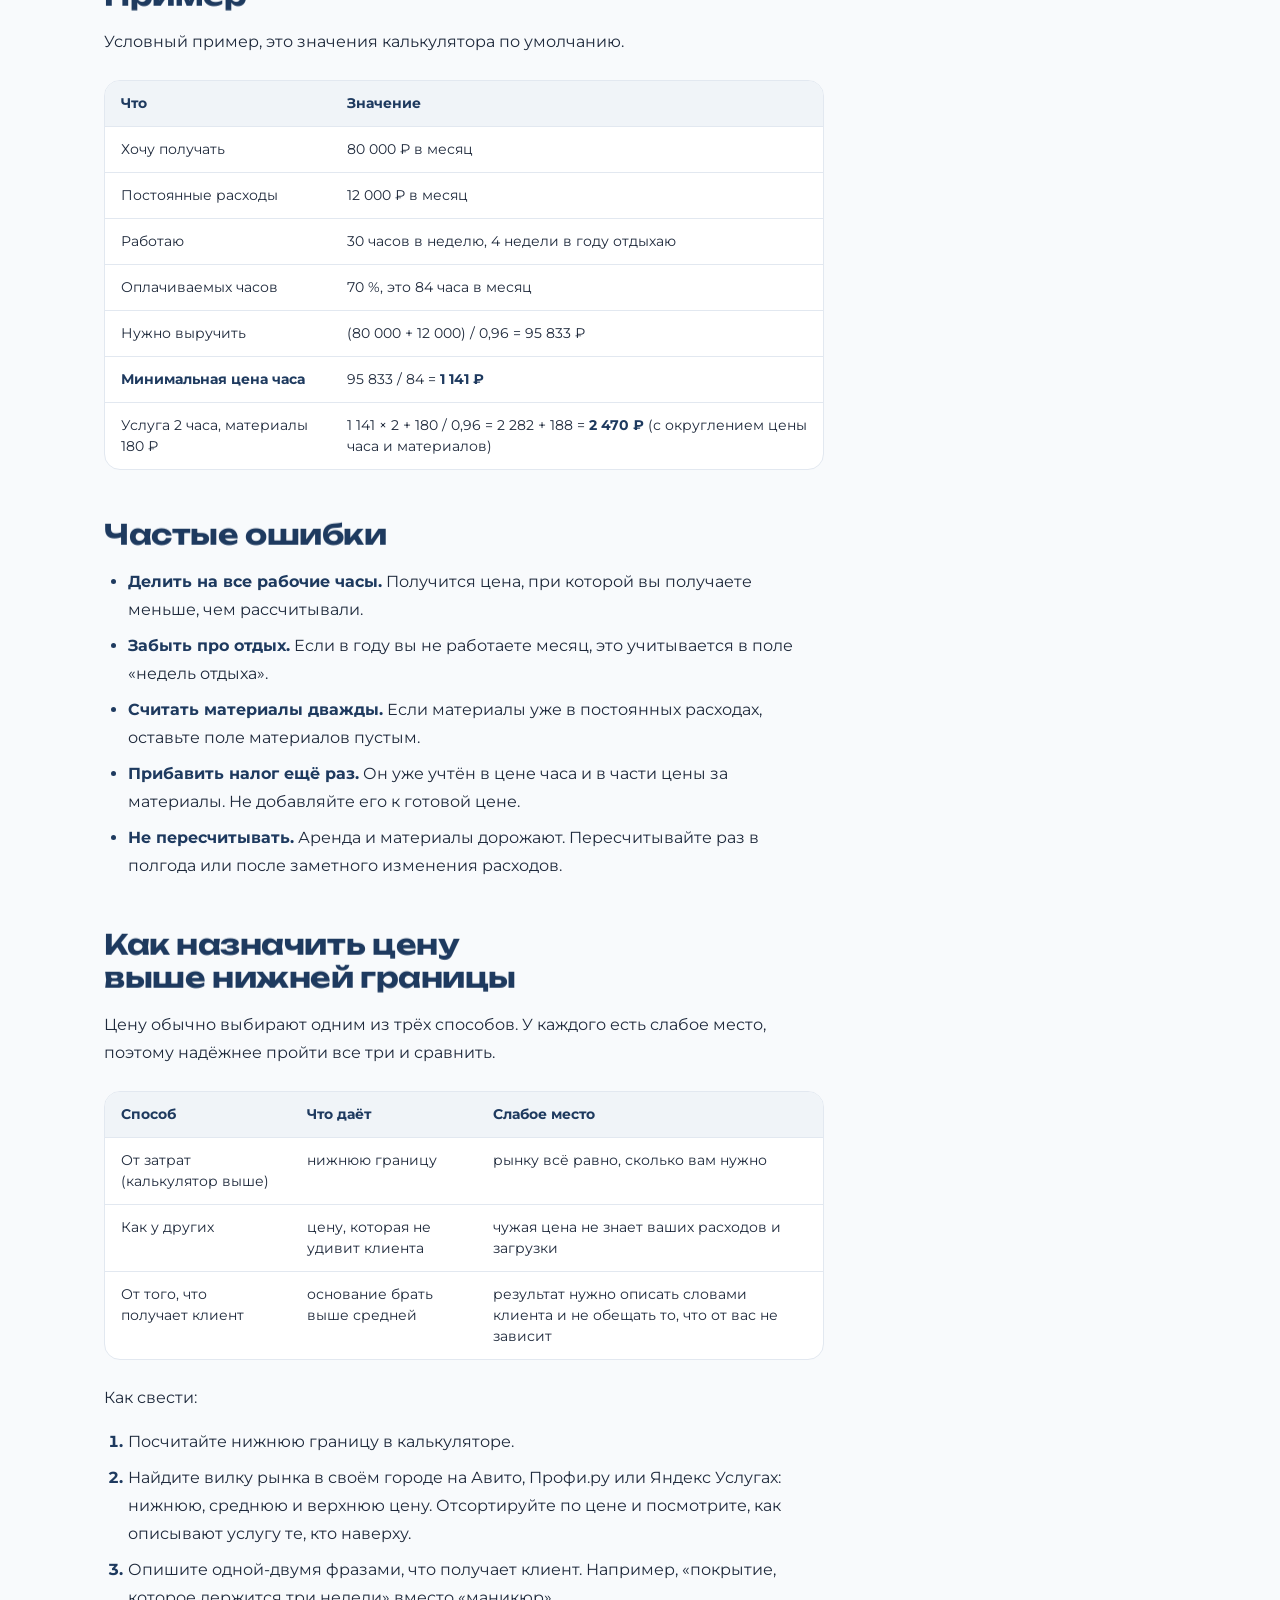
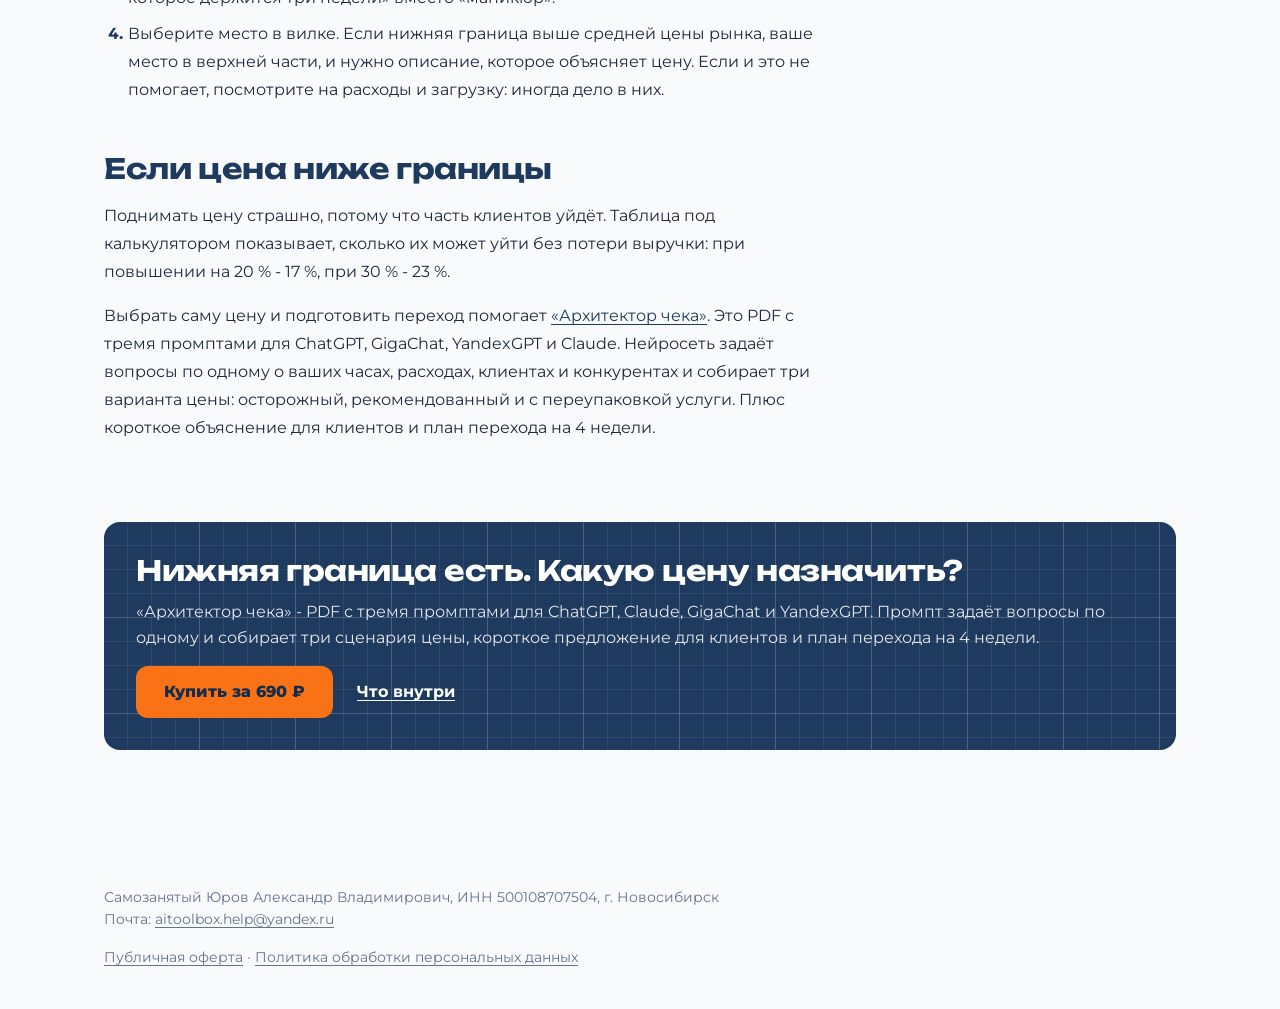
<file: kalkulyator/index.html>
<!doctype html>
<html lang="ru">
<head>
<meta charset="utf-8">
<meta name="viewport" content="width=device-width, initial-scale=1">
<meta http-equiv="Content-Security-Policy" content="default-src 'self'; script-src 'self' 'unsafe-inline' https://mc.yandex.ru https://mc.yandex.com https://yastatic.net; style-src 'self' 'unsafe-inline'; img-src 'self' data: https://mc.yandex.ru https://mc.yandex.com https://pay.ai-toolbox.ru; font-src 'self'; connect-src https://mc.yandex.ru https://mc.yandex.com; frame-src blob: https://mc.yandex.ru https://mc.yandex.com; child-src blob: https://mc.yandex.ru https://mc.yandex.com; object-src 'none'; base-uri 'self'; form-action 'none'">
<meta name="referrer" content="strict-origin-when-cross-origin">
<title>Калькулятор стоимости часа своей работы и цены услуги - AI Toolbox</title>
<meta name="description" content="Посчитайте минимальную цену часа и одной услуги для самозанятого мастера или специалиста: желаемый доход, расходы, налог, оплачиваемые часы, длительность и материалы. Как назначить цену выше этой границы.">
<link rel="canonical" href="https://ai-toolbox.ru/kalkulyator/">
<meta property="og:title" content="Калькулятор стоимости часа своей работы и цены услуги">
<meta property="og:description" content="Посчитайте минимальную цену часа и одной услуги для самозанятого мастера или специалиста: желаемый доход, расходы, налог, оплачиваемые часы, длительность и материалы. Как назначить цену выше этой границы.">
<meta property="og:image" content="https://ai-toolbox.ru/img/stati/kalkulyator.webp">
<meta name="theme-color" content="#1e3a5f">
<link rel="preload" href="/fonts/Unbounded.woff2" as="font" type="font/woff2" crossorigin>
<link rel="stylesheet" href="/chertezh.css">
<link rel="stylesheet" href="/stati/stati.css">
<!-- Собирается build.py из template.html + trafik/статьи/work/kalkulyator/final.md (принятый текст Статейника). Руками index.html не править.
     Формулы - calc-core.js. Данные никуда не уходят: форм и счётчиков нет (152-ФЗ). Стиль - rules/design/brand.md («Чертёж»). -->
<style>
  .head { padding-bottom: 56px; }
  .head .top { margin-bottom: 24px; }
  .head h1 { font-size: 56px; line-height: 1.1; font-weight: 800; margin-bottom: 16px; }
  .head p { font-size: 20px; line-height: 1.5; max-width: 640px; color: rgba(255, 255, 255, 0.88); margin: 0; }
  .crumbs { font-size: 14px; color: rgba(255, 255, 255, 0.82); margin-bottom: 16px; }
  .crumbs a { color: rgba(255, 255, 255, 0.82); }

  .layout { display: grid; grid-template-columns: minmax(0, 1fr) 420px; gap: 48px; align-items: start; padding-top: 40px; padding-bottom: 96px; }

  .presets { display: flex; flex-wrap: wrap; gap: 8px; margin-bottom: 8px; }
  .chip { font: 700 14px/1 "Montserrat", sans-serif; color: var(--navy); background: var(--white); border: 0; box-shadow: inset 0 0 0 2px var(--border); border-radius: var(--r-btn); padding: 12px 16px; cursor: pointer; transition: box-shadow .2s var(--ease), background-color .2s var(--ease), color .2s var(--ease); }
  .chip:hover { box-shadow: inset 0 0 0 2px var(--navy); }
  .chip:active { transform: translateY(1px); }
  .chip[aria-pressed="true"] { background: var(--navy); color: var(--white); box-shadow: inset 0 0 0 2px var(--navy); }
  .preset-note { font-size: 12px; color: var(--muted); margin: 0 0 32px; }

  .group { background: var(--white); border: 1px solid var(--border); border-radius: var(--r-card); padding: 8px 24px; margin-bottom: 24px; }
  .group h2 { font-size: 20px; margin: 20px 0 4px; display: flex; align-items: center; gap: 12px; }
  .group h2 span { font: 700 12px "Montserrat", sans-serif; letter-spacing: 0.12em; color: var(--orange); }
  .field { padding: 20px 0; border-top: 1px solid var(--border); }
  .field:first-of-type { border-top: 0; }
  .f-top { display: flex; justify-content: space-between; align-items: baseline; gap: 16px; margin-bottom: 12px; }
  .f-top label { font-weight: 700; font-size: 14px; color: var(--text); display: flex; align-items: center; gap: 8px; }
  .val { display: flex; align-items: baseline; gap: 4px; }
  .val input { font: 700 20px/1.2 "Unbounded", sans-serif; color: var(--navy); width: 128px; text-align: right; border: 0; border-bottom: 1px dashed var(--muted); background: transparent; padding: 0 0 2px; letter-spacing: -0.015em; -moz-appearance: textfield; }
  .val input::-webkit-outer-spin-button, .val input::-webkit-inner-spin-button { -webkit-appearance: none; }
  .val input:hover { border-bottom-color: var(--navy); }
  .val input:focus { outline: none; border-bottom: 2px solid var(--orange); }
  .val small { font-size: 14px; color: var(--muted); font-weight: 600; }

  .hint { position: relative; }
  .hint button { width: 20px; height: 20px; border-radius: 50%; border: 0; box-shadow: inset 0 0 0 1px var(--muted); background: transparent; color: var(--muted); font: 700 12px/20px "Montserrat", sans-serif; cursor: pointer; padding: 0; }
  .hint button:hover, .hint button[aria-expanded="true"] { background: var(--navy); color: var(--white); box-shadow: none; }
  .hint p { display: none; position: absolute; z-index: 5; left: -8px; top: 28px; width: 280px; background: var(--navy-dark); color: var(--white); font-size: 12px; font-weight: 500; line-height: 1.5; border-radius: var(--r-sm); padding: 12px; margin: 0; box-shadow: var(--shadow); }
  .hint button[aria-expanded="true"] + p { display: block; }

  /* ползунок: дорожка как линейка с засечками */
  input[type=range] { -webkit-appearance: none; appearance: none; width: 100%; height: 24px; background: transparent; cursor: pointer; margin: 0; }
  input[type=range]::-webkit-slider-runnable-track { height: 4px; border-radius: 2px; background: linear-gradient(90deg, var(--navy) var(--p, 50%), var(--border) var(--p, 50%)); }
  input[type=range]::-moz-range-track { height: 4px; border-radius: 2px; background: var(--border); }
  input[type=range]::-moz-range-progress { height: 4px; border-radius: 2px; background: var(--navy); }
  input[type=range]::-webkit-slider-thumb { -webkit-appearance: none; width: 24px; height: 24px; margin-top: -10px; border-radius: 50%; background: var(--white); border: 2px solid var(--navy); box-shadow: 0 0 0 4px rgba(249, 115, 22, 0); transition: box-shadow .2s var(--ease); }
  input[type=range]::-moz-range-thumb { width: 20px; height: 20px; border-radius: 50%; background: var(--white); border: 2px solid var(--navy); }
  input[type=range]:hover::-webkit-slider-thumb, input[type=range]:focus-visible::-webkit-slider-thumb { box-shadow: 0 0 0 6px rgba(249, 115, 22, 0.24); border-color: var(--orange); }
  input[type=range]:focus-visible { outline: none; }
  .ticks { display: flex; justify-content: space-between; font-size: 12px; color: var(--muted); margin-top: 4px; }

  .seg { display: grid; grid-template-columns: repeat(3, 1fr); gap: 4px; background: var(--bg2); border-radius: var(--r-btn); padding: 4px; }
  .seg button { font: 700 14px/1.3 "Montserrat", sans-serif; color: var(--navy); background: transparent; border: 0; border-radius: var(--r-sm); padding: 12px 8px; cursor: pointer; transition: background-color .2s var(--ease), color .2s var(--ease); }
  .seg button:hover { background: var(--white); }
  .seg button[aria-pressed="true"] { background: var(--navy); color: var(--white); }
  .seg small { display: block; font-size: 12px; font-weight: 500; opacity: .82; }

  /* результат: лист чертежа справа */
  .out { position: sticky; top: 24px; border-radius: var(--r-card); padding: 28px; }
  .out .sheet-no { margin-bottom: 8px; }
  .big { font: 800 56px/1.05 "Unbounded", sans-serif; color: var(--orange-light); letter-spacing: -0.02em; font-variant-numeric: tabular-nums; }
  .big2 { font: 700 28px/1.2 "Unbounded", sans-serif; color: var(--white); letter-spacing: -0.015em; font-variant-numeric: tabular-nums; }
  .lbl { font-size: 14px; color: rgba(255, 255, 255, 0.82); margin: 0 0 4px; }
  .out .sub { font-size: 12px; color: rgba(255, 255, 255, 0.76); margin: 8px 0 0; }
  .blk { margin-top: 28px; padding-top: 20px; border-top: 1px solid var(--line2); }
  .blk h3 { font-size: 14px; margin-bottom: 16px; }

  /* полоса долей: размерная линия */
  .bar { display: flex; height: 16px; border-radius: 4px; overflow: hidden; gap: 2px; }
  .bar i { display: block; transition: flex-basis .4s var(--ease); min-width: 2px; }
  .c-you { background: var(--white); } .c-costs { background: rgba(255, 255, 255, 0.5); } .c-tax { background: rgba(255, 255, 255, 0.24); } .c-unpaid { background: var(--orange); }
  .bar-dim { margin-top: 8px; }
  .legend { list-style: none; padding: 0; margin: 12px 0 0; display: grid; grid-template-columns: 1fr; gap: 8px; font-size: 12px; color: rgba(255, 255, 255, 0.88); }
  .legend li { display: flex; align-items: center; gap: 8px; }
  .legend i { width: 12px; height: 12px; border-radius: 2px; flex: none; }
  .legend b { margin-left: auto; font-weight: 700; color: var(--white); font-variant-numeric: tabular-nums; }

  .week { display: grid; grid-template-columns: repeat(10, 1fr); gap: 4px; }
  .week i { aspect-ratio: 1; border-radius: 3px; box-shadow: inset 0 0 0 1px rgba(255, 255, 255, 0.32); transition: background-color .3s var(--ease); }
  .week i.paid { background: var(--white); box-shadow: none; }
  .week-cap { display: flex; justify-content: space-between; gap: 8px; font-size: 12px; color: rgba(255, 255, 255, 0.82); margin-top: 12px; }

  .raise-row { display: flex; justify-content: space-between; align-items: baseline; margin-bottom: 8px; font-size: 14px; }
  .raise-row b { font: 700 20px "Unbounded", sans-serif; color: var(--white); }
  .out input[type=range]::-webkit-slider-runnable-track { background: linear-gradient(90deg, var(--orange) var(--p, 50%), rgba(255, 255, 255, 0.24) var(--p, 50%)); }
  .out input[type=range]::-moz-range-track { background: rgba(255, 255, 255, 0.24); }
  .out input[type=range]::-moz-range-progress { background: var(--orange); }
  .out input[type=range]::-webkit-slider-thumb { background: var(--navy); border-color: var(--orange); }
  .raise-out { font-size: 14px; margin: 12px 0 0; color: rgba(255, 255, 255, 0.88); }
  .raise-out b { color: var(--orange-light); }

  .how { margin-top: 24px; }
  .how summary { cursor: pointer; font-weight: 700; color: var(--navy); list-style: none; }
  .how summary::-webkit-details-marker { display: none; }
  .how summary::before { content: "+ "; color: var(--orange); }
  .how[open] summary::before { content: "- "; }
  .how ol { font-size: 14px; padding-left: 20px; margin: 12px 0 0; font-variant-numeric: tabular-nums; }
  .how li { margin-bottom: 8px; }

  .offer { margin-top: 32px; border-radius: var(--r-card); padding: 32px; }
  .offer h2 { font-size: 28px; margin-bottom: 12px; }
  .offer p { color: rgba(255, 255, 255, 0.88); }
  .offer-row { display: flex; flex-wrap: wrap; gap: 24px; align-items: center; }
  .offer-row a:not(.btn) { color: var(--white); font-weight: 700; }
  .disclaimer { font-size: 14px; color: var(--muted); margin-top: 24px; }
  .more { font-weight: 700; }

  /* панель итога снизу на телефоне */
  .dock { display: none; }
  @media (max-width: 960px) {
    .layout { grid-template-columns: 1fr; gap: 24px; padding-bottom: 120px; }
    .out { position: static; }
    .head h1 { font-size: 40px; }
    .dock { display: flex; position: fixed; left: 0; right: 0; bottom: 0; z-index: 20; background: var(--navy-dark); color: var(--white); padding: 12px 16px calc(12px + env(safe-area-inset-bottom)); justify-content: space-between; gap: 16px; box-shadow: 0 -8px 24px rgba(21, 45, 74, 0.28); transition: transform .3s var(--ease); }
    .dock.away { transform: translateY(110%); }
    .dock div { font-size: 12px; color: rgba(255, 255, 255, 0.82); }
    .dock b { display: block; font: 700 20px/1.2 "Unbounded", sans-serif; color: var(--orange-light); font-variant-numeric: tabular-nums; }
    .dock div + div b { color: var(--white); }
    .dock a { align-self: center; color: var(--white); font-size: 14px; font-weight: 700; }
  }
  @media (max-width: 600px) {
    .head h1 { font-size: 28px; }
    .head p { font-size: 16px; }
    .group { padding: 4px 16px; }
    .out, .offer { padding: 24px 20px; }
    .big { font-size: 40px; }
    .val input { width: 112px; font-size: 16px; }
    .hint p { width: 240px; }
  }
  .loss-t { width: 100%; border-collapse: collapse; margin-top: 16px; font-size: 14px; }
  .loss-t th, .loss-t td { text-align: left; padding: 8px 0; border-bottom: 1px solid var(--line2); color: rgba(255, 255, 255, 0.88); }
  .loss-t th { font-size: 12px; color: rgba(255, 255, 255, 0.76); font-weight: 700; }
</style>
</head>
<body>
<header class="dark head">
  <div class="wrap top">
    <a class="logo" href="/">AI TOOLBOX</a>
    <nav class="nav" aria-label="Разделы">
      <a href="/stati/">Статьи</a>
      <a class="hide-m" href="/kalkulyator/" aria-current="page">Калькулятор</a>
      <a class="btn btn-outline btn-sm" href="https://pay.ai-toolbox.ru">Купить</a>
    </nav>
  </div>
  <div class="wrap">
    <p class="crumbs"><a href="/">Главная</a> / <a href="/stati/">Статьи</a> / Калькулятор</p>
    <h1>Калькулятор стоимости часа своей работы</h1>
    <p>Минимальная цена часа и одной услуги по вашим цифрам. Считает в браузере, данные никуда не отправляются.</p>
    <p class="st-meta">Опубликовано <time datetime="2026-11-04">4 ноября 2026</time> · 4 мин чтения</p>
  </div>
</header>

<main class="wrap layout">
  <form id="calc" onsubmit="return false" aria-label="Данные для расчёта">
    <div class="presets" role="group" aria-label="Готовые примеры">
      <button type="button" class="chip" data-preset="manikyur" aria-pressed="true">Маникюр</button>
      <button type="button" class="chip" data-preset="repetitor" aria-pressed="false">Репетитор</button>
      <button type="button" class="chip" data-preset="massazh" aria-pressed="false">Массаж</button>
      <button type="button" class="chip" data-preset="own" aria-pressed="false">Своё</button>
    </div>
    <p class="preset-note">Значения - условный пример, поправьте под себя.</p>

    <section class="group">
      <h2><span>01</span>Ваш месяц</h2>
      <div class="field" data-k="income" data-min="0" data-max="300000" data-step="1000" data-unit="₽">
        <div class="f-top"><label for="income">Сколько хотите получать <span class="hint"><button type="button" aria-expanded="false" aria-label="Пояснение">?</button><p>Остаётся у вас после налога и расходов на работу.</p></span></label><span class="val"><input id="income-n" type="text" inputmode="numeric" aria-label="Доход в месяц, точно"><small>₽</small></span></div>
        <input type="range" id="income">
      </div>
      <div class="field" data-k="costs" data-min="0" data-max="100000" data-step="500" data-unit="₽">
        <div class="f-top"><label for="costs">Постоянные расходы <span class="hint"><button type="button" aria-expanded="false" aria-label="Пояснение">?</button><p>Аренда места, связь, сервис записи, откладывание на замену инструмента. Без материалов на клиента.</p></span></label><span class="val"><input id="costs-n" type="text" inputmode="numeric" aria-label="Расходы в месяц, точно"><small>₽</small></span></div>
        <input type="range" id="costs">
      </div>
      <div class="field" data-k="hours" data-min="1" data-max="70" data-step="1" data-unit="ч">
        <div class="f-top"><label for="hours">Часов работы в неделю</label><span class="val"><input id="hours-n" type="text" inputmode="numeric" aria-label="Часов в неделю, точно"><small>ч</small></span></div>
        <input type="range" id="hours">
      </div>
      <div class="field" data-k="share" data-min="10" data-max="100" data-step="5" data-unit="%">
        <div class="f-top"><label for="share">Из них оплачиваются <span class="hint"><button type="button" aria-expanded="false" aria-label="Пояснение">?</button><p>Переписка, запись, закупки, генеральная уборка и окна между клиентами не оплачиваются. Не знаете - оставьте 70.</p></span></label><span class="val"><input id="share-n" type="text" inputmode="numeric" aria-label="Доля оплачиваемых часов, точно"><small>%</small></span></div>
        <input type="range" id="share">
      </div>
      <div class="field" data-k="rest" data-min="0" data-max="12" data-step="1" data-unit="нед.">
        <div class="f-top"><label for="rest">Недель отдыха в году</label><span class="val"><input id="rest-n" type="text" inputmode="numeric" aria-label="Недель отдыха, точно"><small>нед.</small></span></div>
        <input type="range" id="rest">
      </div>
      <div class="field">
        <div class="f-top"><label id="tax-l">Налог</label></div>
        <div class="seg" role="group" aria-labelledby="tax-l" id="tax">
          <button type="button" data-tax="4">4 %<small>от людей</small></button>
          <button type="button" data-tax="6">6 %<small>от ИП и компаний</small></button>
          <button type="button" data-tax="0">0 %<small>без налога</small></button>
        </div>
      </div>
    </section>

    <section class="group">
      <h2><span>02</span>Ваша услуга</h2>
      <div class="field" data-k="dur" data-min="0.25" data-max="8" data-step="0.25" data-unit="ч">
        <div class="f-top"><label for="dur">Длительность <span class="hint"><button type="button" aria-expanded="false" aria-label="Пояснение">?</button><p>Вместе с подготовкой места и уборкой после клиента.</p></span></label><span class="val"><input id="dur-n" type="text" inputmode="decimal" aria-label="Длительность, точно"><small>ч</small></span></div>
        <input type="range" id="dur">
      </div>
      <div class="field" data-k="mat" data-min="0" data-max="3000" data-step="10" data-unit="₽">
        <div class="f-top"><label for="mat">Материалы на одну услугу <span class="hint"><button type="button" aria-expanded="false" aria-label="Пояснение">?</button><p>Если материалы уже в постоянных расходах, поставьте 0.</p></span></label><span class="val"><input id="mat-n" type="text" inputmode="numeric" aria-label="Материалы, точно"><small>₽</small></span></div>
        <input type="range" id="mat">
      </div>
    </section>

    <details class="how">
      <summary>Как посчитано</summary>
      <ol id="steps"></ol>
    </details>
    <p class="disclaimer">Расчёт показывает нижнюю границу по вашим цифрам. Он не учитывает спрос в вашем городе и не обещает, что клиенты согласятся на эту цену.</p>
    <p><a class="more" href="#rasschet">Подробно о расчёте и как назначить цену</a></p>
  </form>

  <aside class="out dark" id="out" aria-live="polite">
    <p class="sheet-no">Итог · нижняя граница</p>
    <p class="lbl">Минимальная цена часа</p>
    <div class="big" id="o-hour">-</div>
    <p class="lbl" style="margin-top:16px">Минимальная цена одной услуги</p>
    <div class="big2" id="o-service">-</div>
    <p class="sub" id="o-sub"></p>

    <div class="blk">
      <h3>Из чего складывается цена часа</h3>
      <div class="bar" id="bar"><i class="c-you"></i><i class="c-costs"></i><i class="c-tax"></i><i class="c-unpaid"></i></div>
      <div class="dim bar-dim" aria-hidden="true"><i></i><span id="bar-dim">100 %</span><i></i></div>
      <ul class="legend">
        <li><i class="c-you"></i>Вам на руки<b id="l-you"></b></li>
        <li><i class="c-costs"></i>Расходы<b id="l-costs"></b></li>
        <li><i class="c-tax"></i>Налог<b id="l-tax"></b></li>
        <li><i class="c-unpaid"></i>Неоплачиваемое время<b id="l-unpaid"></b></li>
      </ul>
    </div>

    <div class="blk">
      <h3>Ваша неделя</h3>
      <div class="week" id="week" aria-hidden="true"></div>
      <div class="week-cap"><span id="w-paid"></span><span id="w-free"></span></div>
    </div>

    <div class="blk">
      <h3>Если поднять цену</h3>
      <div class="raise-row"><span>Подниму на</span><b id="r-p">20 %</b></div>
      <input type="range" id="raise" min="0" max="60" step="5" value="20" aria-label="На сколько процентов поднять цену">
      <p class="raise-out" id="r-out"></p>
      <table class="loss-t"><thead><tr><th>Повышение</th><th>Можно потерять</th></tr></thead>
        <tbody><tr><td>+10 %</td><td>9 %</td></tr><tr><td>+20 %</td><td>17 %</td></tr><tr><td>+30 %</td><td>23 %</td></tr><tr><td>+50 %</td><td>33 %</td></tr></tbody></table>
    </div>
  </aside>
</main>

<section class="wrap st-calc-article" id="rasschet">
  <article class="st-prose">
<p>Калькулятор показывает нижнюю границу: меньше брать нельзя, иначе вы работаете себе в убыток. Сколько брать в итоге, решают ещё рынок и то, что получает клиент. Об этом ниже.</p>
<h2 id="r1">Как считается цена часа</h2>
<p class="st-formula">Минимальная цена часа = (сколько хотите получать + постоянные расходы) / (1 - налог) / оплачиваемые часы в месяц.</p>
<ol>
<li><strong>Сколько хотите получать.</strong> Сумма, которая остаётся у вас в месяц после налога и расходов на работу.</li>
<li><strong>Постоянные расходы.</strong> Аренда места, связь, сервис записи, откладывание на замену инструмента. Материалы на каждого клиента сюда не входят, для них отдельное поле.</li>
<li><strong>Налог.</strong> Самозанятые платят 4 % с оплат от людей и 6 % с оплат от ИП и организаций. Пока не израсходован вычет 10 000 ₽, ставки ниже: 3 % и 4 %. Налог берётся со всей выручки, поэтому сумму делим на 0,96 при ставке 4 % и на 0,94 при ставке 6 %. Без налога делить не нужно.</li>
<li><strong>Оплачиваемые часы.</strong> Часы в неделю × (52 - недель отдыха) / 12 × доля оплачиваемых часов. Переписка, запись, закупки, генеральная уборка и окна между клиентами не оплачиваются. Подготовку места и уборку после клиента сюда не относите: они входят в длительность услуги. Если не знаете свою долю, начните с 70 % и через месяц уточните по своему журналу записи.</li>
</ol>
<h2 id="r2">Как считается цена услуги</h2>
<p class="st-formula">Минимальная цена услуги = цена часа × длительность + материалы / (1 - налог).</p>
<p>Налог в цене часа уже учтён, поэтому её просто умножаем на длительность. Отдельно налог добавляется только к материалам: они в цену часа не входят.</p>
<p>Длительность считайте вместе с подготовкой места и уборкой после клиента. Материалы делим на 0,96 (при ставке 6 % - на 0,94) по той же причине, что и выше: налог берётся и с той части цены, которая уходит на материалы.</p>
<h2 id="r3">Пример</h2>
<p>Условный пример, это значения калькулятора по умолчанию.</p>
<div class="st-table"><table>
<thead>
<tr>
<th>Что</th>
<th>Значение</th>
</tr>
</thead>
<tbody>
<tr>
<td>Хочу получать</td>
<td>80 000 ₽ в месяц</td>
</tr>
<tr>
<td>Постоянные расходы</td>
<td>12 000 ₽ в месяц</td>
</tr>
<tr>
<td>Работаю</td>
<td>30 часов в неделю, 4 недели в году отдыхаю</td>
</tr>
<tr>
<td>Оплачиваемых часов</td>
<td>70 %, это 84 часа в месяц</td>
</tr>
<tr>
<td>Нужно выручить</td>
<td>(80 000 + 12 000) / 0,96 = 95 833 ₽</td>
</tr>
<tr>
<td><strong>Минимальная цена часа</strong></td>
<td>95 833 / 84 = <strong>1 141 ₽</strong></td>
</tr>
<tr>
<td>Услуга 2 часа, материалы 180 ₽</td>
<td>1 141 × 2 + 180 / 0,96 = 2 282 + 188 = <strong>2 470 ₽</strong> (с округлением цены часа и материалов)</td>
</tr>
</tbody>
</table></div>
<h2 id="r4">Частые ошибки</h2>
<ul>
<li><strong>Делить на все рабочие часы.</strong> Получится цена, при которой вы получаете меньше, чем рассчитывали.</li>
<li><strong>Забыть про отдых.</strong> Если в году вы не работаете месяц, это учитывается в поле «недель отдыха».</li>
<li><strong>Считать материалы дважды.</strong> Если материалы уже в постоянных расходах, оставьте поле материалов пустым.</li>
<li><strong>Прибавить налог ещё раз.</strong> Он уже учтён в цене часа и в части цены за материалы. Не добавляйте его к готовой цене.</li>
<li><strong>Не пересчитывать.</strong> Аренда и материалы дорожают. Пересчитывайте раз в полгода или после заметного изменения расходов.</li>
</ul>
<h2 id="r5">Как назначить цену выше нижней границы</h2>
<p>Цену обычно выбирают одним из трёх способов. У каждого есть слабое место, поэтому надёжнее пройти все три и сравнить.</p>
<div class="st-table"><table>
<thead>
<tr>
<th>Способ</th>
<th>Что даёт</th>
<th>Слабое место</th>
</tr>
</thead>
<tbody>
<tr>
<td>От затрат (калькулятор выше)</td>
<td>нижнюю границу</td>
<td>рынку всё равно, сколько вам нужно</td>
</tr>
<tr>
<td>Как у других</td>
<td>цену, которая не удивит клиента</td>
<td>чужая цена не знает ваших расходов и загрузки</td>
</tr>
<tr>
<td>От того, что получает клиент</td>
<td>основание брать выше средней</td>
<td>результат нужно описать словами клиента и не обещать то, что от вас не зависит</td>
</tr>
</tbody>
</table></div>
<p>Как свести:</p>
<ol>
<li>Посчитайте нижнюю границу в калькуляторе.</li>
<li>Найдите вилку рынка в своём городе на Авито, Профи.ру или Яндекс Услугах: нижнюю, среднюю и верхнюю цену. Отсортируйте по цене и посмотрите, как описывают услугу те, кто наверху.</li>
<li>Опишите одной-двумя фразами, что получает клиент. Например, «покрытие, которое держится три недели» вместо «маникюр».</li>
<li>Выберите место в вилке. Если нижняя граница выше средней цены рынка, ваше место в верхней части, и нужно описание, которое объясняет цену. Если и это не помогает, посмотрите на расходы и загрузку: иногда дело в них.</li>
</ol>
<h2 id="r6">Если цена ниже границы</h2>
<p>Поднимать цену страшно, потому что часть клиентов уйдёт. Таблица под калькулятором показывает, сколько их может уйти без потери выручки: при повышении на 20 % - 17 %, при 30 % - 23 %.</p>
<p>Выбрать саму цену и подготовить переход помогает <a href="https://ai-toolbox.ru/">«Архитектор чека»</a>. Это PDF с тремя промптами для ChatGPT, GigaChat, YandexGPT и Claude. Нейросеть задаёт вопросы по одному о ваших часах, расходах, клиентах и конкурентах и собирает три варианта цены: осторожный, рекомендованный и с переупаковкой услуги. Плюс короткое объяснение для клиентов и план перехода на 4 недели.</p>
  </article>
</section>

<section class="wrap" style="padding-bottom:96px">
  <div class="offer dark">
    <h2>Нижняя граница есть. Какую цену назначить?</h2>
    <p>«Архитектор чека» - PDF с тремя промптами для ChatGPT, Claude, GigaChat и YandexGPT. Промпт задаёт вопросы по одному и собирает три сценария цены, короткое предложение для клиентов и план перехода на 4 недели.</p>
    <div class="offer-row"><a class="btn btn-primary" href="https://pay.ai-toolbox.ru">Купить за 690 ₽</a><a href="/#inside">Что внутри</a></div>
  </div>
</section>

<footer>
  <div class="wrap">
    <div>Самозанятый Юров Александр Владимирович, ИНН 500108707504, г.&nbsp;Новосибирск<br>
      Почта: <a href="mailto:aitoolbox.help@yandex.ru">aitoolbox.help@yandex.ru</a></div>
    <div><a href="/oferta.html">Публичная оферта</a> · <a href="/politika.html">Политика обработки персональных данных</a></div>
  </div>
</footer>

<div class="dock" id="dock" aria-hidden="true">
  <div>Час<b id="d-hour">-</b></div>
  <div>Услуга<b id="d-service">-</b></div>
  <a href="#out">Подробнее</a>
</div>

<script src="/kalkulyator/calc-core.js"></script>
<script>
(function () {
  var $ = function (id) { return document.getElementById(id); };
  var keys = ["income", "costs", "hours", "share", "rest", "dur", "mat"];
  var state = Object.assign({}, Calc.PRESETS.manikyur);

  function setFill(r) { r.style.setProperty("--p", ((r.value - r.min) / (r.max - r.min) * 100) + "%"); }

  document.querySelectorAll(".field[data-k]").forEach(function (f) {
    var k = f.dataset.k, r = $(k), n = $(k + "-n");
    r.min = f.dataset.min; r.max = f.dataset.max; r.step = f.dataset.step;
    r.addEventListener("input", function () { state[k] = +r.value; n.value = Calc.num(state[k], 2); setFill(r); own(); calc(); });
    n.addEventListener("input", function () { var x = parseFloat(String(n.value).replace(/\s/g, "").replace(",", ".")); if (isNaN(x)) return; state[k] = x; r.value = x; setFill(r); own(); calc(); });
    n.addEventListener("blur", function () { n.value = Calc.num(state[k], 2); });
  });
  function fill() {
    keys.forEach(function (k) { $(k).value = state[k]; $(k + "-n").value = Calc.num(state[k], 2); setFill($(k)); });
    document.querySelectorAll("#tax button").forEach(function (b) { b.setAttribute("aria-pressed", String(+b.dataset.tax === state.tax)); });
  }
  function own() { document.querySelectorAll(".chip").forEach(function (c) { c.setAttribute("aria-pressed", String(c.dataset.preset === "own")); }); }

  document.querySelectorAll(".chip").forEach(function (c) {
    c.addEventListener("click", function () {
      document.querySelectorAll(".chip").forEach(function (x) { x.setAttribute("aria-pressed", String(x === c)); });
      if (c.dataset.preset !== "own") { state = Object.assign({}, Calc.PRESETS[c.dataset.preset]); fill(); calc(); }
    });
  });
  document.querySelectorAll("#tax button").forEach(function (b) {
    b.addEventListener("click", function () { state.tax = +b.dataset.tax; fill(); calc(); });
  });
  document.querySelectorAll(".hint button").forEach(function (b) {
    b.addEventListener("click", function (e) { e.preventDefault(); var open = b.getAttribute("aria-expanded") === "true";
      document.querySelectorAll(".hint button").forEach(function (x) { x.setAttribute("aria-expanded", "false"); });
      b.setAttribute("aria-expanded", String(!open)); });
  });
  document.addEventListener("click", function (e) { if (!e.target.closest(".hint")) document.querySelectorAll(".hint button").forEach(function (x) { x.setAttribute("aria-expanded", "false"); }); });

  // плавная смена чисел, без дёрганья
  var shown = {};
  function tween(id, to) {
    var el = $(id), from = shown[id] == null ? to : shown[id], t0 = performance.now();
    shown[id] = to;
    if (matchMedia("(prefers-reduced-motion: reduce)").matches || from === to) { el.textContent = Calc.rub(to); return; }
    (function step(t) { var k = Math.min(1, (t - t0) / 280), e = 1 - Math.pow(1 - k, 3);
      el.textContent = Calc.rub(from + (to - from) * e); if (k < 1) requestAnimationFrame(step); })(t0);
  }
  var pct = function (x) { return Math.round(x * 100) + " %"; };

  function calc() {
    var r = Calc.compute(state);
    if (!r.ok) { ["o-hour", "o-service", "d-hour", "d-service"].forEach(function (i) { $(i).textContent = "-"; shown[i] = null; });
      $("o-sub").textContent = "Укажите часы и долю оплачиваемых часов."; return; }
    tween("o-hour", r.hour); tween("d-hour", r.hour);
    if (r.service) { tween("o-service", r.service); tween("d-service", r.service); } else { $("o-service").textContent = "-"; $("d-service").textContent = "-"; }
    $("o-sub").textContent = "Оплачиваемых часов в месяц: около " + Calc.num(r.billable) + " из " + Calc.num(r.allHours) + ".";

    var bars = $("bar").children, p = r.parts, order = ["you", "costs", "tax", "unpaid"];
    order.forEach(function (k, i) { bars[i].style.flex = "0 0 " + (p[k] * 100) + "%"; $("l-" + k).textContent = pct(p[k]); });
    $("bar-dim").textContent = "цена часа " + Calc.rub(r.hour);

    var w = $("week"), total = Math.max(1, r.hoursPerWeek);
    if (w.children.length !== total) { w.innerHTML = ""; for (var i = 0; i < total; i++) w.appendChild(document.createElement("i")); }
    Array.prototype.forEach.call(w.children, function (c, i) { c.className = i < r.paidPerWeek ? "paid" : ""; });
    $("w-paid").textContent = r.paidPerWeek + " ч оплачиваются";
    $("w-free").textContent = (r.hoursPerWeek - r.paidPerWeek) + " ч - переписка, запись, окна";

    $("steps").innerHTML = Calc.steps(r).map(function (s) { return "<li>" + s + "</li>"; }).join("");
    raise(r);
  }
  function raise(r) {
    r = r || Calc.compute(state);
    var p = +$("raise").value; setFill($("raise"));
    $("r-p").textContent = p + " %";
    if (!r.ok) return;
    $("r-out").innerHTML = p ? "Можно потерять до <b>" + pct(Calc.loss(p)) + " клиентов</b>, выручка не упадёт. Цена часа станет " + Calc.rub(r.hour * (1 + p / 100)) + "."
                             : "Сдвиньте ползунок, чтобы увидеть, сколько клиентов можно потерять без потери выручки.";
  }
  $("raise").addEventListener("input", function () { raise(); });

  // панель снизу прячется, когда итог и так на экране
  if ("IntersectionObserver" in window) new IntersectionObserver(function (es) { $("dock").classList.toggle("away", es[0].isIntersecting); }).observe($("out"));

  fill(); calc();
})();
</script>
<script src="/motion.js"></script>
<script src="/schet.js"></script>
</body>
</html>
</file>
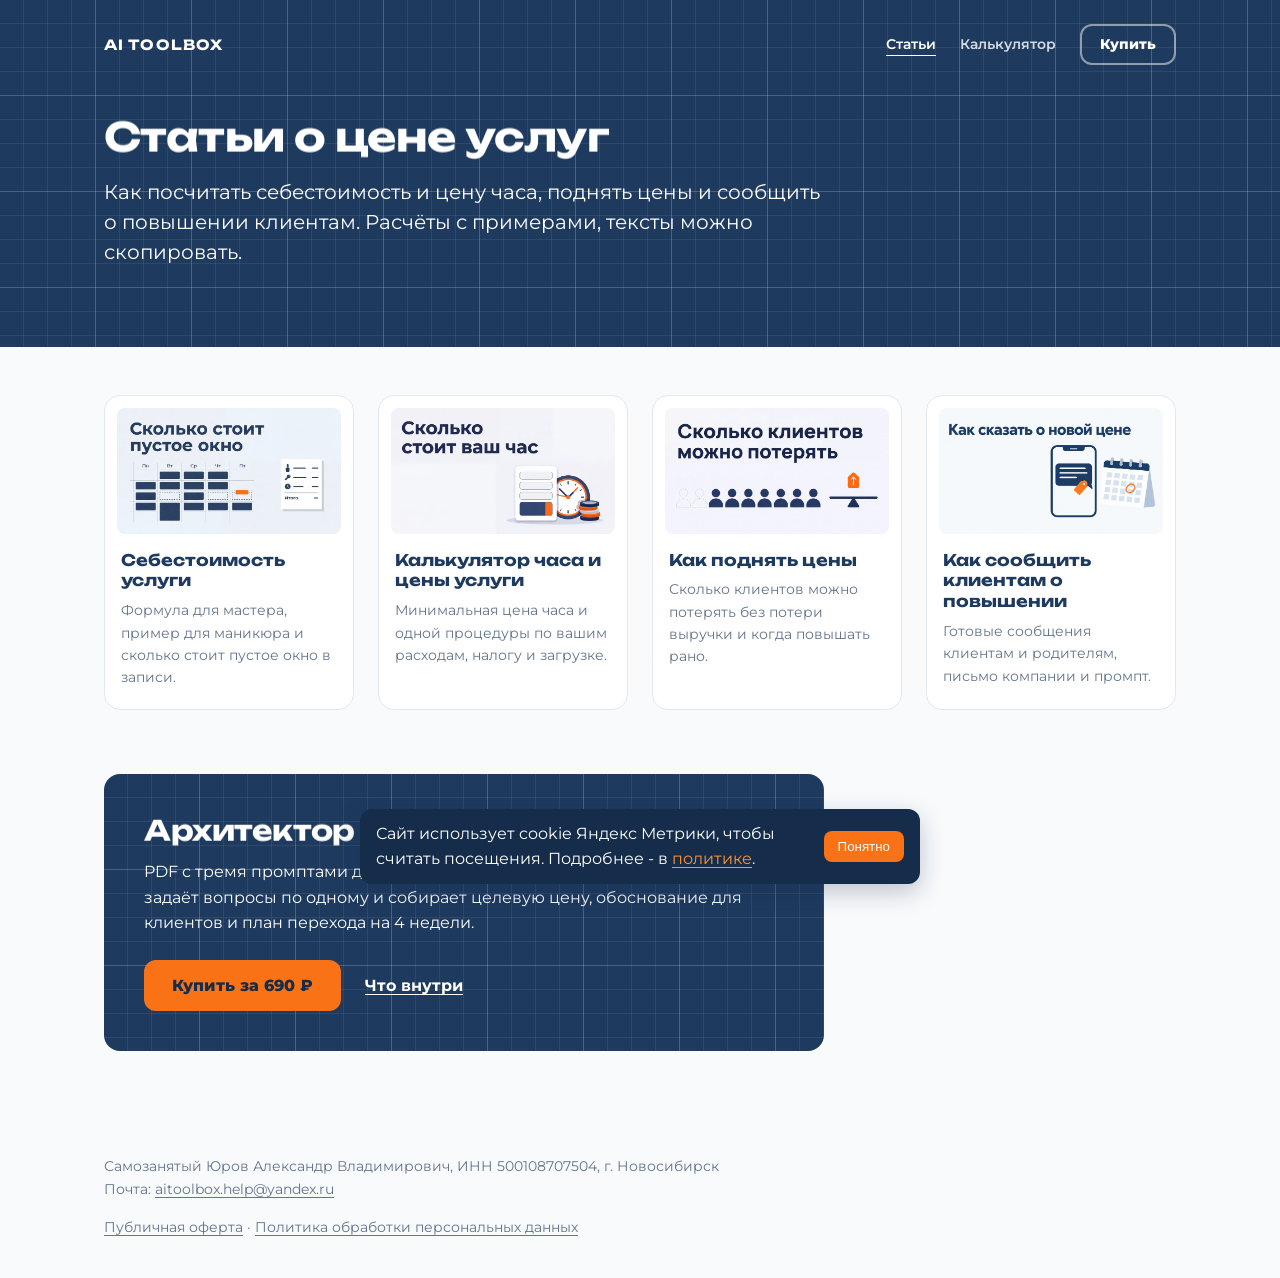
<file: stati/index.html>
<!doctype html>
<html lang="ru">
<head>
<meta charset="utf-8">
<meta name="viewport" content="width=device-width, initial-scale=1">
<meta http-equiv="Content-Security-Policy" content="default-src 'self'; script-src 'self' 'unsafe-inline' https://mc.yandex.ru https://mc.yandex.com https://yastatic.net; style-src 'self' 'unsafe-inline'; img-src 'self' data: https://mc.yandex.ru https://mc.yandex.com https://pay.ai-toolbox.ru; font-src 'self'; connect-src https://mc.yandex.ru https://mc.yandex.com; frame-src blob: https://mc.yandex.ru https://mc.yandex.com; child-src blob: https://mc.yandex.ru https://mc.yandex.com; object-src 'none'; base-uri 'self'; form-action 'none'">
<meta name="referrer" content="strict-origin-when-cross-origin">
<title>Статьи о цене услуг - AI Toolbox</title>
<meta name="description" content="Как посчитать себестоимость и цену часа, поднять цены и сообщить о повышении клиентам. Для мастеров, репетиторов и других специалистов, которые работают сами.">
<link rel="canonical" href="https://ai-toolbox.ru/stati/">
<meta name="theme-color" content="#1e3a5f">
<link rel="preload" href="/fonts/Montserrat.woff2" as="font" type="font/woff2" crossorigin>
<link rel="preload" href="/fonts/Unbounded.woff2" as="font" type="font/woff2" crossorigin>
<link rel="stylesheet" href="/chertezh.css">
<link rel="stylesheet" href="/stati/stati.css">
<!-- Собирается stati/build.py из index-template.html и stati.json. Руками не править. -->
</head>
<body>
<header class="dark st-band">
  <div class="wrap top">
    <a class="logo" href="/">AI TOOLBOX</a>
    <nav class="nav" aria-label="Разделы">
      <a href="/stati/" aria-current="page">Статьи</a>
      <a class="hide-m" href="/kalkulyator/">Калькулятор</a>
      <a class="btn btn-outline btn-sm" href="https://pay.ai-toolbox.ru">Купить</a>
    </nav>
  </div>
  <div class="wrap st-head st-head-plain">
    <h1>Статьи о цене услуг</h1>
    <p class="st-lead">Как посчитать себестоимость и цену часа, поднять цены и сообщить о повышении клиентам. Расчёты с примерами, тексты можно скопировать.</p>
  </div>
</header>

<main class="wrap st-list">
  <div class="st-cards"><a class="st-card" href="/stati/sebestoimost-uslugi-formula-i-primer/"><img src="/img/stati/sebestoimost-uslugi.webp" alt="" width="1600" height="898" loading="lazy"><b>Себестоимость услуги</b><span>Формула для мастера, пример для маникюра и сколько стоит пустое окно в записи.</span></a><a class="st-card" href="/kalkulyator/"><img src="/img/stati/kalkulyator.webp" alt="" width="1600" height="898" loading="lazy"><b>Калькулятор часа и цены услуги</b><span>Минимальная цена часа и одной процедуры по вашим расходам, налогу и загрузке.</span></a><a class="st-card" href="/stati/kak-podnyat-ceny-na-svoi-uslugi/"><img src="/img/stati/kak-podnyat-ceny.webp" alt="" width="1600" height="898" loading="lazy"><b>Как поднять цены</b><span>Сколько клиентов можно потерять без потери выручки и когда повышать рано.</span></a><a class="st-card" href="/stati/kak-soobshchit-klientam-o-povyshenii-cen/"><img src="/img/stati/kak-soobshchit.webp" alt="" width="1600" height="898" loading="lazy"><b>Как сообщить клиентам о повышении</b><span>Готовые сообщения клиентам и родителям, письмо компании и промпт.</span></a></div>
  <section class="st-offer dark" aria-label="Архитектор чека">
    <h2>Архитектор чека</h2>
    <p>PDF с тремя промптами для ChatGPT, Claude, GigaChat и YandexGPT. Промпт задаёт вопросы по одному и собирает целевую цену, обоснование для клиентов и план перехода на 4 недели.</p>
    <div class="st-offer-row">
      <a class="btn btn-primary" href="https://pay.ai-toolbox.ru">Купить за 690 ₽</a>
      <a class="st-offer-more" href="/#inside">Что внутри</a>
    </div>
  </section>
</main>

<footer>
  <div class="wrap">
    <div>Самозанятый Юров Александр Владимирович, ИНН 500108707504, г.&nbsp;Новосибирск<br>
      Почта: <a href="mailto:aitoolbox.help@yandex.ru">aitoolbox.help@yandex.ru</a></div>
    <div><a href="/oferta.html">Публичная оферта</a> · <a href="/politika.html">Политика обработки персональных данных</a></div>
  </div>
</footer>
<script src="/motion.js"></script>
<script src="/schet.js"></script>
</body>
</html>
</file>
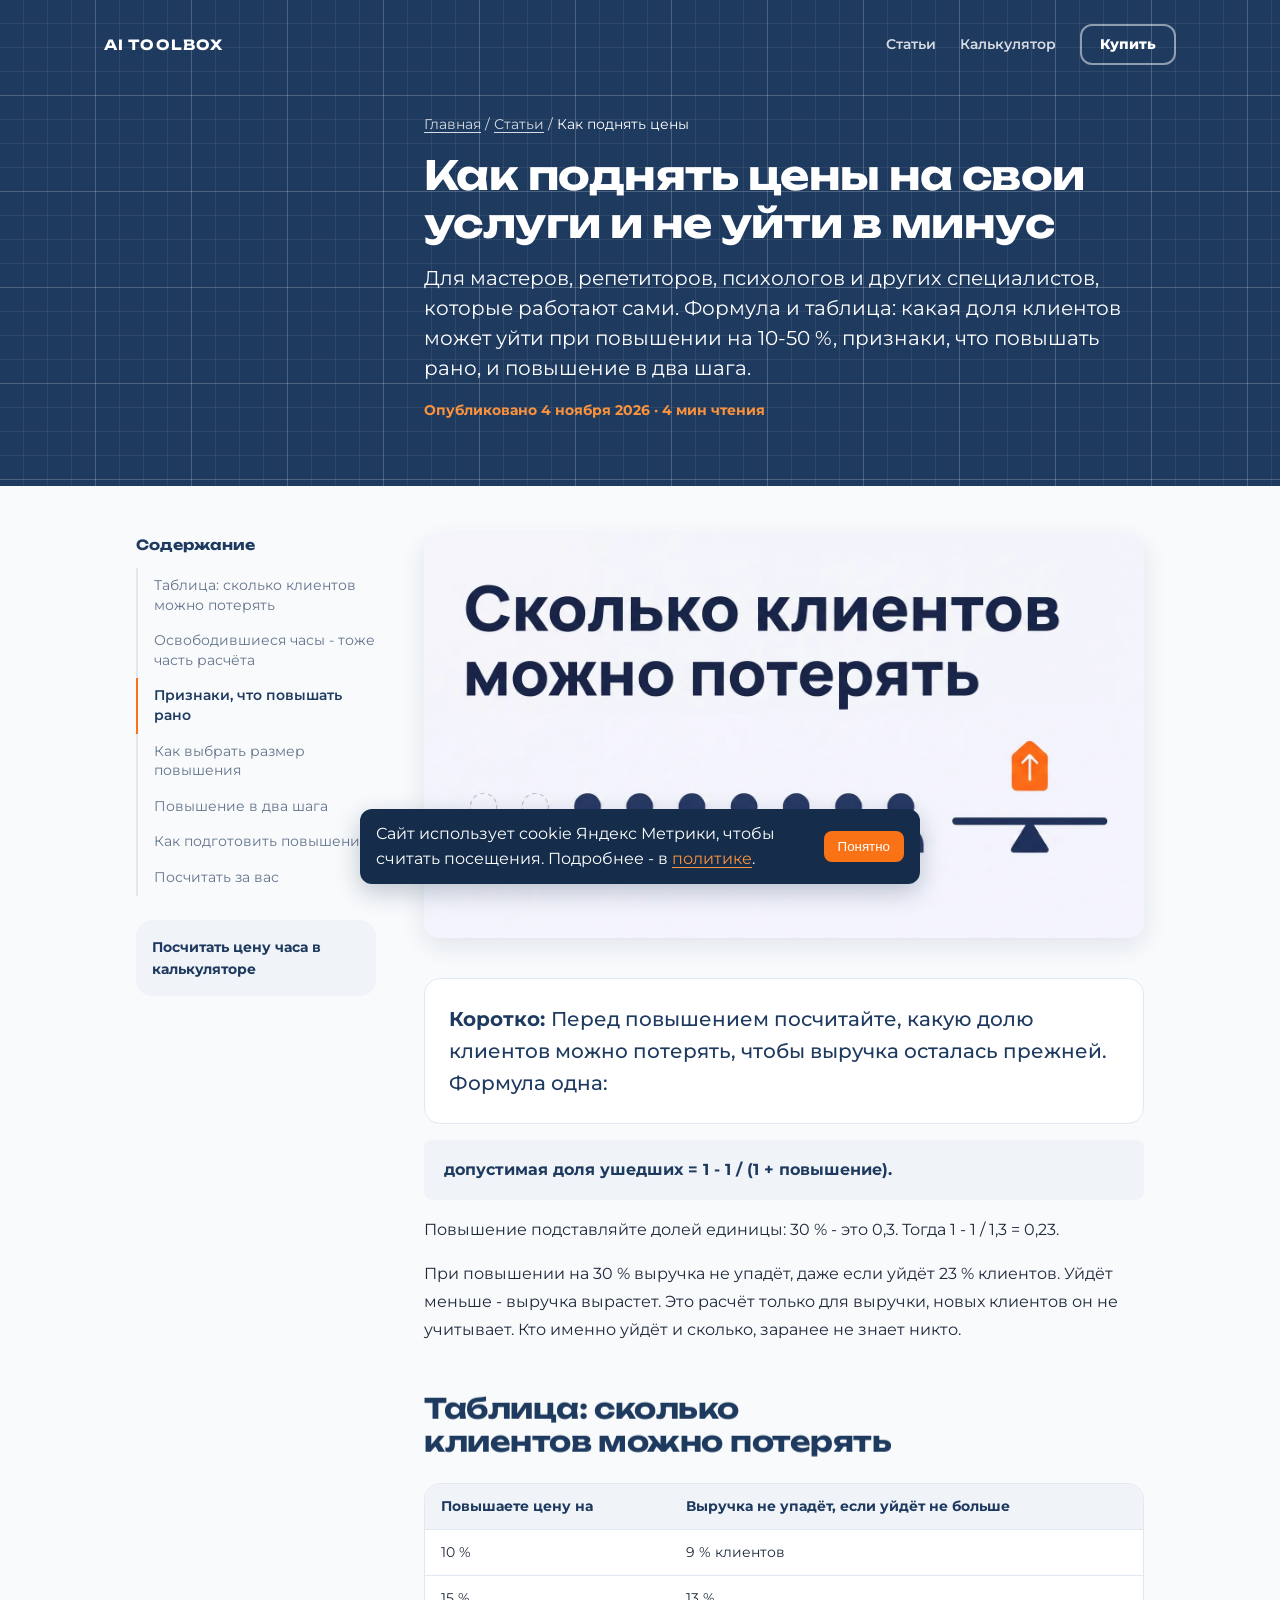
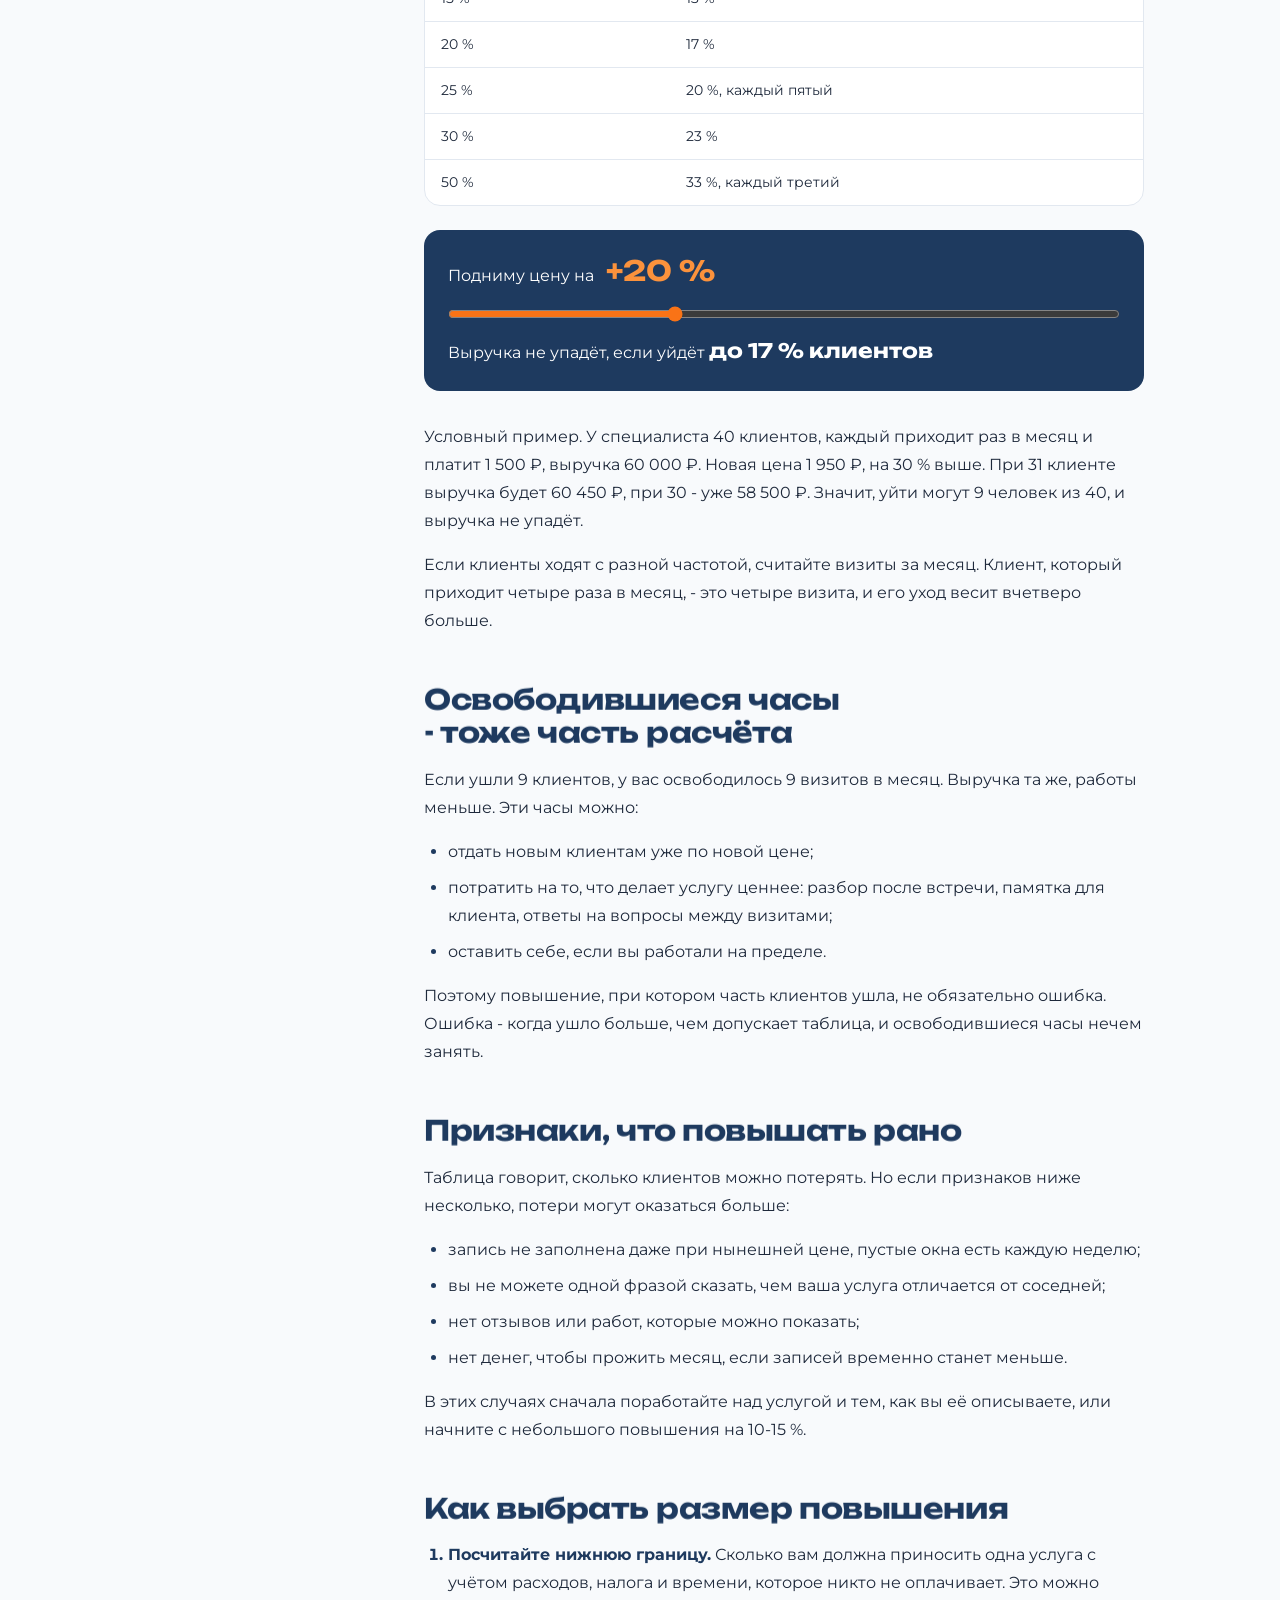
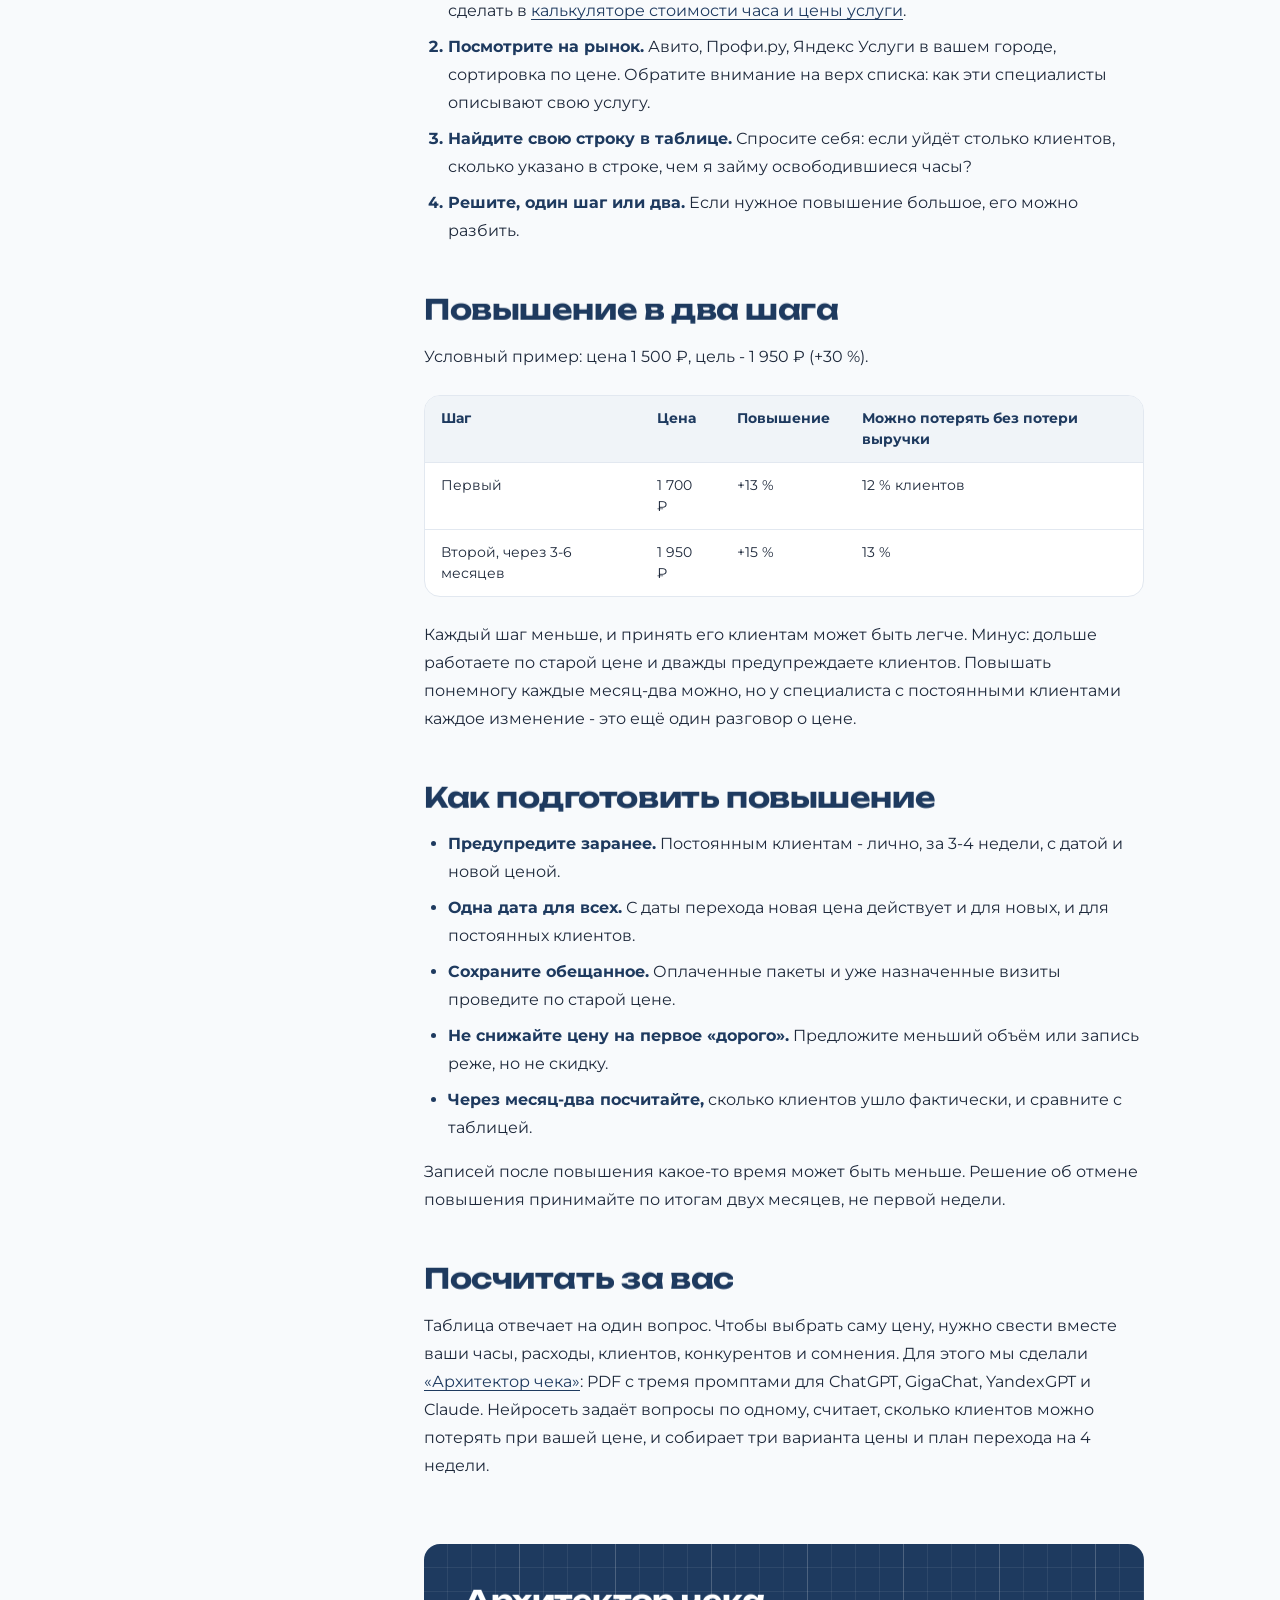
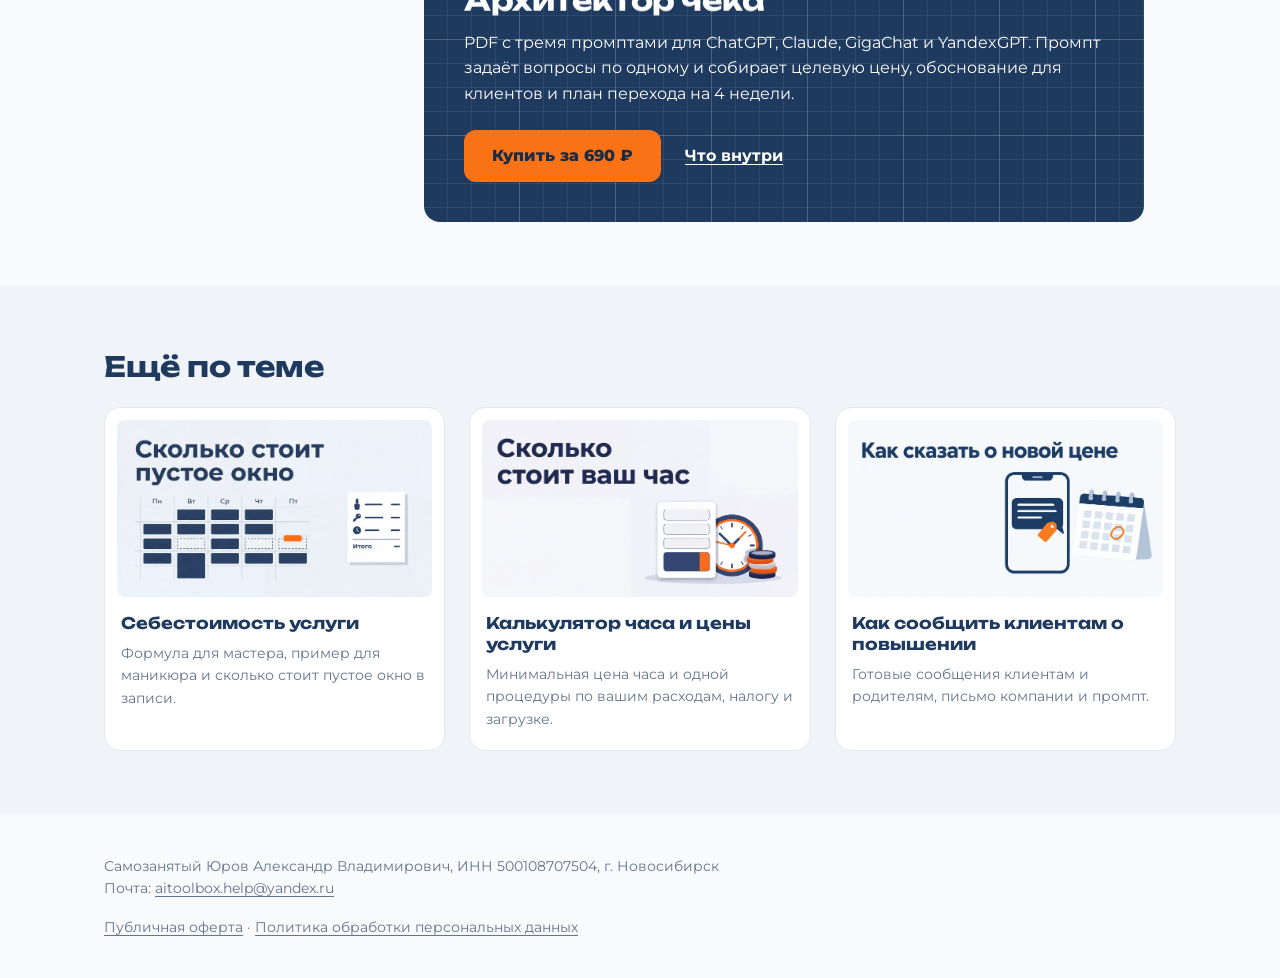
<file: stati/kak-podnyat-ceny-na-svoi-uslugi/index.html>
<!doctype html>
<html lang="ru">
<head>
<meta charset="utf-8">
<meta name="viewport" content="width=device-width, initial-scale=1">
<meta http-equiv="Content-Security-Policy" content="default-src 'self'; script-src 'self' 'unsafe-inline' https://mc.yandex.ru https://mc.yandex.com https://yastatic.net; style-src 'self' 'unsafe-inline'; img-src 'self' data: https://mc.yandex.ru https://mc.yandex.com https://pay.ai-toolbox.ru; font-src 'self'; connect-src https://mc.yandex.ru https://mc.yandex.com; frame-src blob: https://mc.yandex.ru https://mc.yandex.com; child-src blob: https://mc.yandex.ru https://mc.yandex.com; object-src 'none'; base-uri 'self'; form-action 'none'">
<meta name="referrer" content="strict-origin-when-cross-origin">
<title>Как поднять цены на свои услуги: сколько клиентов можно потерять без потери выручки - AI Toolbox</title>
<meta name="description" content="Для мастеров, репетиторов, психологов и других специалистов, которые работают сами. Формула и таблица: какая доля клиентов может уйти при повышении на 10-50 %, признаки, что повышать рано, и повышение в два шага.">
<link rel="canonical" href="https://ai-toolbox.ru/stati/kak-podnyat-ceny-na-svoi-uslugi/">
<meta property="og:type" content="article">
<meta property="og:title" content="Как поднять цены на свои услуги: сколько клиентов можно потерять без потери выручки">
<meta property="og:description" content="Для мастеров, репетиторов, психологов и других специалистов, которые работают сами. Формула и таблица: какая доля клиентов может уйти при повышении на 10-50 %, признаки, что повышать рано, и повышение в два шага.">
<meta property="og:image" content="https://ai-toolbox.ru/img/stati/kak-podnyat-ceny.webp">
<meta property="og:url" content="https://ai-toolbox.ru/stati/kak-podnyat-ceny-na-svoi-uslugi/">
<meta name="theme-color" content="#1e3a5f">
<link rel="preload" href="/fonts/Montserrat.woff2" as="font" type="font/woff2" crossorigin>
<link rel="preload" href="/fonts/Unbounded.woff2" as="font" type="font/woff2" crossorigin>
<link rel="stylesheet" href="/chertezh.css">
<link rel="stylesheet" href="/stati/stati.css">
<script type="application/ld+json">{"@context": "https://schema.org", "@type": "Article", "headline": "Как поднять цены на свои услуги и не уйти в минус", "description": "Для мастеров, репетиторов, психологов и других специалистов, которые работают сами. Формула и таблица: какая доля клиентов может уйти при повышении на 10-50 %, признаки, что повышать рано, и повышение в два шага.", "inLanguage": "ru", "mainEntityOfPage": "https://ai-toolbox.ru/stati/kak-podnyat-ceny-na-svoi-uslugi/", "image": "https://ai-toolbox.ru/img/stati/kak-podnyat-ceny.webp", "publisher": {"@type": "Organization", "name": "AI Toolbox", "url": "https://ai-toolbox.ru/"}, "datePublished": "2026-11-04", "dateModified": "2026-11-04"}</script>
<!-- Собирается stati/build.py из ready-for-publication/ (принятый текст Статейника). Руками не править.
     Форм и счётчиков нет (152-ФЗ, сайт на GitHub). Цвета, кегли, скругления - rules/design/brand.md. -->
</head>
<body>
<header class="dark st-band">
  <div class="wrap top">
    <a class="logo" href="/">AI TOOLBOX</a>
    <nav class="nav" aria-label="Разделы">
      <a href="/stati/">Статьи</a>
      <a class="hide-m" href="/kalkulyator/">Калькулятор</a>
      <a class="btn btn-outline btn-sm" href="https://pay.ai-toolbox.ru">Купить</a>
    </nav>
  </div>
  <div class="wrap st-head">
    <p class="st-crumbs"><a href="/">Главная</a> / <a href="/stati/">Статьи</a> / <span>Как поднять цены</span></p>
    <h1>Как поднять цены на свои услуги и не уйти в минус</h1>
    <p class="st-lead">Для мастеров, репетиторов, психологов и других специалистов, которые работают сами. Формула и таблица: какая доля клиентов может уйти при повышении на 10-50 %, признаки, что повышать рано, и повышение в два шага.</p>
    <p class="st-meta">Опубликовано <time datetime="2026-11-04">4 ноября 2026</time> · 4 мин чтения</p>
  </div>
</header>

<div class="wrap st-layout">
  <aside class="st-aside">
    <details class="st-toc" open>
      <summary>Содержание</summary>
      <ol><li><a href="#r1">Таблица: сколько клиентов можно потерять</a></li><li><a href="#r2">Освободившиеся часы - тоже часть расчёта</a></li><li><a href="#r3">Признаки, что повышать рано</a></li><li><a href="#r4">Как выбрать размер повышения</a></li><li><a href="#r5">Повышение в два шага</a></li><li><a href="#r6">Как подготовить повышение</a></li><li><a href="#r7">Посчитать за вас</a></li></ol>
    </details>
    <a class="st-mini" href="/kalkulyator/">Посчитать цену часа в калькуляторе</a>
  </aside>

  <main class="st-main">
    <figure class="st-cover"><img src="/img/stati/kak-podnyat-ceny.webp" alt="Ряд из девяти фигурок клиентов, две пунктирные, и ровные весы" width="1600" height="898"></figure>
    <article class="st-prose">
<p>Перед повышением посчитайте, какую долю клиентов можно потерять, чтобы выручка осталась прежней. Формула одна:</p>
<p class="st-formula">допустимая доля ушедших = 1 - 1 / (1 + повышение).</p>
<p>Повышение подставляйте долей единицы: 30 % - это 0,3. Тогда 1 - 1 / 1,3 = 0,23.</p>
<p>При повышении на 30 % выручка не упадёт, даже если уйдёт 23 % клиентов. Уйдёт меньше - выручка вырастет. Это расчёт только для выручки, новых клиентов он не учитывает. Кто именно уйдёт и сколько, заранее не знает никто.</p>
<h2 id="r1">Таблица: сколько клиентов можно потерять</h2>
<div class="st-table"><table>
<thead>
<tr>
<th>Повышаете цену на</th>
<th>Выручка не упадёт, если уйдёт не больше</th>
</tr>
</thead>
<tbody>
<tr>
<td>10 %</td>
<td>9 % клиентов</td>
</tr>
<tr>
<td>15 %</td>
<td>13 %</td>
</tr>
<tr>
<td>20 %</td>
<td>17 %</td>
</tr>
<tr>
<td>25 %</td>
<td>20 %, каждый пятый</td>
</tr>
<tr>
<td>30 %</td>
<td>23 %</td>
</tr>
<tr>
<td>50 %</td>
<td>33 %, каждый третий</td>
</tr>
</tbody>
</table></div><div class="st-raise" data-raise><p class="st-raise-q">Подниму цену на <b>+20 %</b></p><input type="range" min="0" max="60" step="5" value="20" aria-label="На сколько процентов поднять цену"><p class="st-raise-a">Выручка не упадёт, если уйдёт <output>до 17 % клиентов</output></p></div>
<p>Условный пример. У специалиста 40 клиентов, каждый приходит раз в месяц и платит 1 500 ₽, выручка 60 000 ₽. Новая цена 1 950 ₽, на 30 % выше. При 31 клиенте выручка будет 60 450 ₽, при 30 - уже 58 500 ₽. Значит, уйти могут 9 человек из 40, и выручка не упадёт.</p>
<p>Если клиенты ходят с разной частотой, считайте визиты за месяц. Клиент, который приходит четыре раза в месяц, - это четыре визита, и его уход весит вчетверо больше.</p>
<h2 id="r2">Освободившиеся часы - тоже часть расчёта</h2>
<p>Если ушли 9 клиентов, у вас освободилось 9 визитов в месяц. Выручка та же, работы меньше. Эти часы можно:</p>
<ul>
<li>отдать новым клиентам уже по новой цене;</li>
<li>потратить на то, что делает услугу ценнее: разбор после встречи, памятка для клиента, ответы на вопросы между визитами;</li>
<li>оставить себе, если вы работали на пределе.</li>
</ul>
<p>Поэтому повышение, при котором часть клиентов ушла, не обязательно ошибка. Ошибка - когда ушло больше, чем допускает таблица, и освободившиеся часы нечем занять.</p>
<h2 id="r3">Признаки, что повышать рано</h2>
<p>Таблица говорит, сколько клиентов можно потерять. Но если признаков ниже несколько, потери могут оказаться больше:</p>
<ul>
<li>запись не заполнена даже при нынешней цене, пустые окна есть каждую неделю;</li>
<li>вы не можете одной фразой сказать, чем ваша услуга отличается от соседней;</li>
<li>нет отзывов или работ, которые можно показать;</li>
<li>нет денег, чтобы прожить месяц, если записей временно станет меньше.</li>
</ul>
<p>В этих случаях сначала поработайте над услугой и тем, как вы её описываете, или начните с небольшого повышения на 10-15 %.</p>
<h2 id="r4">Как выбрать размер повышения</h2>
<ol>
<li><strong>Посчитайте нижнюю границу.</strong> Сколько вам должна приносить одна услуга с учётом расходов, налога и времени, которое никто не оплачивает. Это можно сделать в <a href="/kalkulyator/">калькуляторе стоимости часа и цены услуги</a>.</li>
<li><strong>Посмотрите на рынок.</strong> Авито, Профи.ру, Яндекс Услуги в вашем городе, сортировка по цене. Обратите внимание на верх списка: как эти специалисты описывают свою услугу.</li>
<li><strong>Найдите свою строку в таблице.</strong> Спросите себя: если уйдёт столько клиентов, сколько указано в строке, чем я займу освободившиеся часы?</li>
<li><strong>Решите, один шаг или два.</strong> Если нужное повышение большое, его можно разбить.</li>
</ol>
<h2 id="r5">Повышение в два шага</h2>
<p>Условный пример: цена 1 500 ₽, цель - 1 950 ₽ (+30 %).</p>
<div class="st-table"><table>
<thead>
<tr>
<th>Шаг</th>
<th>Цена</th>
<th>Повышение</th>
<th>Можно потерять без потери выручки</th>
</tr>
</thead>
<tbody>
<tr>
<td>Первый</td>
<td>1 700 ₽</td>
<td>+13 %</td>
<td>12 % клиентов</td>
</tr>
<tr>
<td>Второй, через 3-6 месяцев</td>
<td>1 950 ₽</td>
<td>+15 %</td>
<td>13 %</td>
</tr>
</tbody>
</table></div>
<p>Каждый шаг меньше, и принять его клиентам может быть легче. Минус: дольше работаете по старой цене и дважды предупреждаете клиентов. Повышать понемногу каждые месяц-два можно, но у специалиста с постоянными клиентами каждое изменение - это ещё один разговор о цене.</p>
<h2 id="r6">Как подготовить повышение</h2>
<ul>
<li><strong>Предупредите заранее.</strong> Постоянным клиентам - лично, за 3-4 недели, с датой и новой ценой.</li>
<li><strong>Одна дата для всех.</strong> С даты перехода новая цена действует и для новых, и для постоянных клиентов.</li>
<li><strong>Сохраните обещанное.</strong> Оплаченные пакеты и уже назначенные визиты проведите по старой цене.</li>
<li><strong>Не снижайте цену на первое «дорого».</strong> Предложите меньший объём или запись реже, но не скидку.</li>
<li><strong>Через месяц-два посчитайте,</strong> сколько клиентов ушло фактически, и сравните с таблицей.</li>
</ul>
<p>Записей после повышения какое-то время может быть меньше. Решение об отмене повышения принимайте по итогам двух месяцев, не первой недели.</p>
<h2 id="r7">Посчитать за вас</h2>
<p>Таблица отвечает на один вопрос. Чтобы выбрать саму цену, нужно свести вместе ваши часы, расходы, клиентов, конкурентов и сомнения. Для этого мы сделали <a href="https://ai-toolbox.ru/">«Архитектор чека»</a>: PDF с тремя промптами для ChatGPT, GigaChat, YandexGPT и Claude. Нейросеть задаёт вопросы по одному, считает, сколько клиентов можно потерять при вашей цене, и собирает три варианта цены и план перехода на 4 недели.</p>
    </article>

    <section class="st-offer dark" aria-label="Архитектор чека">
      <h2>Архитектор чека</h2>
      <p>PDF с тремя промптами для ChatGPT, Claude, GigaChat и YandexGPT. Промпт задаёт вопросы по одному и собирает целевую цену, обоснование для клиентов и план перехода на 4 недели.</p>
      <div class="st-offer-row">
        <a class="btn btn-primary" href="https://pay.ai-toolbox.ru">Купить за 690 ₽</a>
        <a class="st-offer-more" href="/#inside">Что внутри</a>
      </div>
    </section>
  </main>
</div>

<section class="st-more">
  <div class="wrap">
    <h2>Ещё по теме</h2>
    <div class="st-cards"><a class="st-card" href="/stati/sebestoimost-uslugi-formula-i-primer/"><img src="/img/stati/sebestoimost-uslugi.webp" alt="" width="1600" height="898" loading="lazy"><b>Себестоимость услуги</b><span>Формула для мастера, пример для маникюра и сколько стоит пустое окно в записи.</span></a><a class="st-card" href="/kalkulyator/"><img src="/img/stati/kalkulyator.webp" alt="" width="1600" height="898" loading="lazy"><b>Калькулятор часа и цены услуги</b><span>Минимальная цена часа и одной процедуры по вашим расходам, налогу и загрузке.</span></a><a class="st-card" href="/stati/kak-soobshchit-klientam-o-povyshenii-cen/"><img src="/img/stati/kak-soobshchit.webp" alt="" width="1600" height="898" loading="lazy"><b>Как сообщить клиентам о повышении</b><span>Готовые сообщения клиентам и родителям, письмо компании и промпт.</span></a></div>
  </div>
</section>

<footer>
  <div class="wrap">
    <div>Самозанятый Юров Александр Владимирович, ИНН 500108707504, г.&nbsp;Новосибирск<br>
      Почта: <a href="mailto:aitoolbox.help@yandex.ru">aitoolbox.help@yandex.ru</a></div>
    <div><a href="/oferta.html">Публичная оферта</a> · <a href="/politika.html">Политика обработки персональных данных</a></div>
  </div>
</footer>
<script>
// Кнопка «Скопировать» у готовых текстов (цитат). Текст копируется в буфер, никуда не отправляется.
document.querySelectorAll(".st-prose blockquote").forEach(function (q) {
  var b = document.createElement("button");
  b.type = "button"; b.className = "st-copy"; b.textContent = "Скопировать";
  b.addEventListener("click", function () {
    var t = Array.prototype.map.call(q.querySelectorAll("p"), function (p) { return p.innerText; }).join("\n\n");
    navigator.clipboard.writeText(t).then(function () {
      b.textContent = "Скопировано"; setTimeout(function () { b.textContent = "Скопировать"; }, 1600);
    });
  });
  q.appendChild(b);
});
// На телефоне оглавление свёрнуто, чтобы не занимать первый экран
if (window.matchMedia("(max-width: 960px)").matches) document.querySelector(".st-toc").removeAttribute("open");
// Ползунок «сколько клиентов можно потерять» (статья о повышении цен): та же формула, что в тексте
document.querySelectorAll("[data-raise]").forEach(function (box) {
  var r = box.querySelector("input"), out = box.querySelector("output"), pct = box.querySelector("b");
  function upd() { var p = Number(r.value); pct.textContent = "+" + p + " %";
    out.textContent = p ? "до " + Math.round(100 * (1 - 1 / (1 + p / 100))) + " % клиентов" : "ни одного клиента"; }
  r.addEventListener("input", upd); upd();
});
// Оглавление подсвечивает раздел, который сейчас на экране
(function () {
  var links = document.querySelectorAll(".st-toc a"), heads = document.querySelectorAll(".st-prose h2[id]");
  if (!("IntersectionObserver" in window) || !heads.length) return;
  var io = new IntersectionObserver(function (es) {
    es.forEach(function (e) {
      if (!e.isIntersecting) return;
      links.forEach(function (a) { a.classList.toggle("is-here", a.getAttribute("href") === "#" + e.target.id); });
    });
  }, { rootMargin: "0px 0px -70% 0px" });
  heads.forEach(function (h) { io.observe(h); });
})();
</script>
<script src="/motion.js"></script>
<script src="/schet.js"></script>
</body>
</html>
</file>
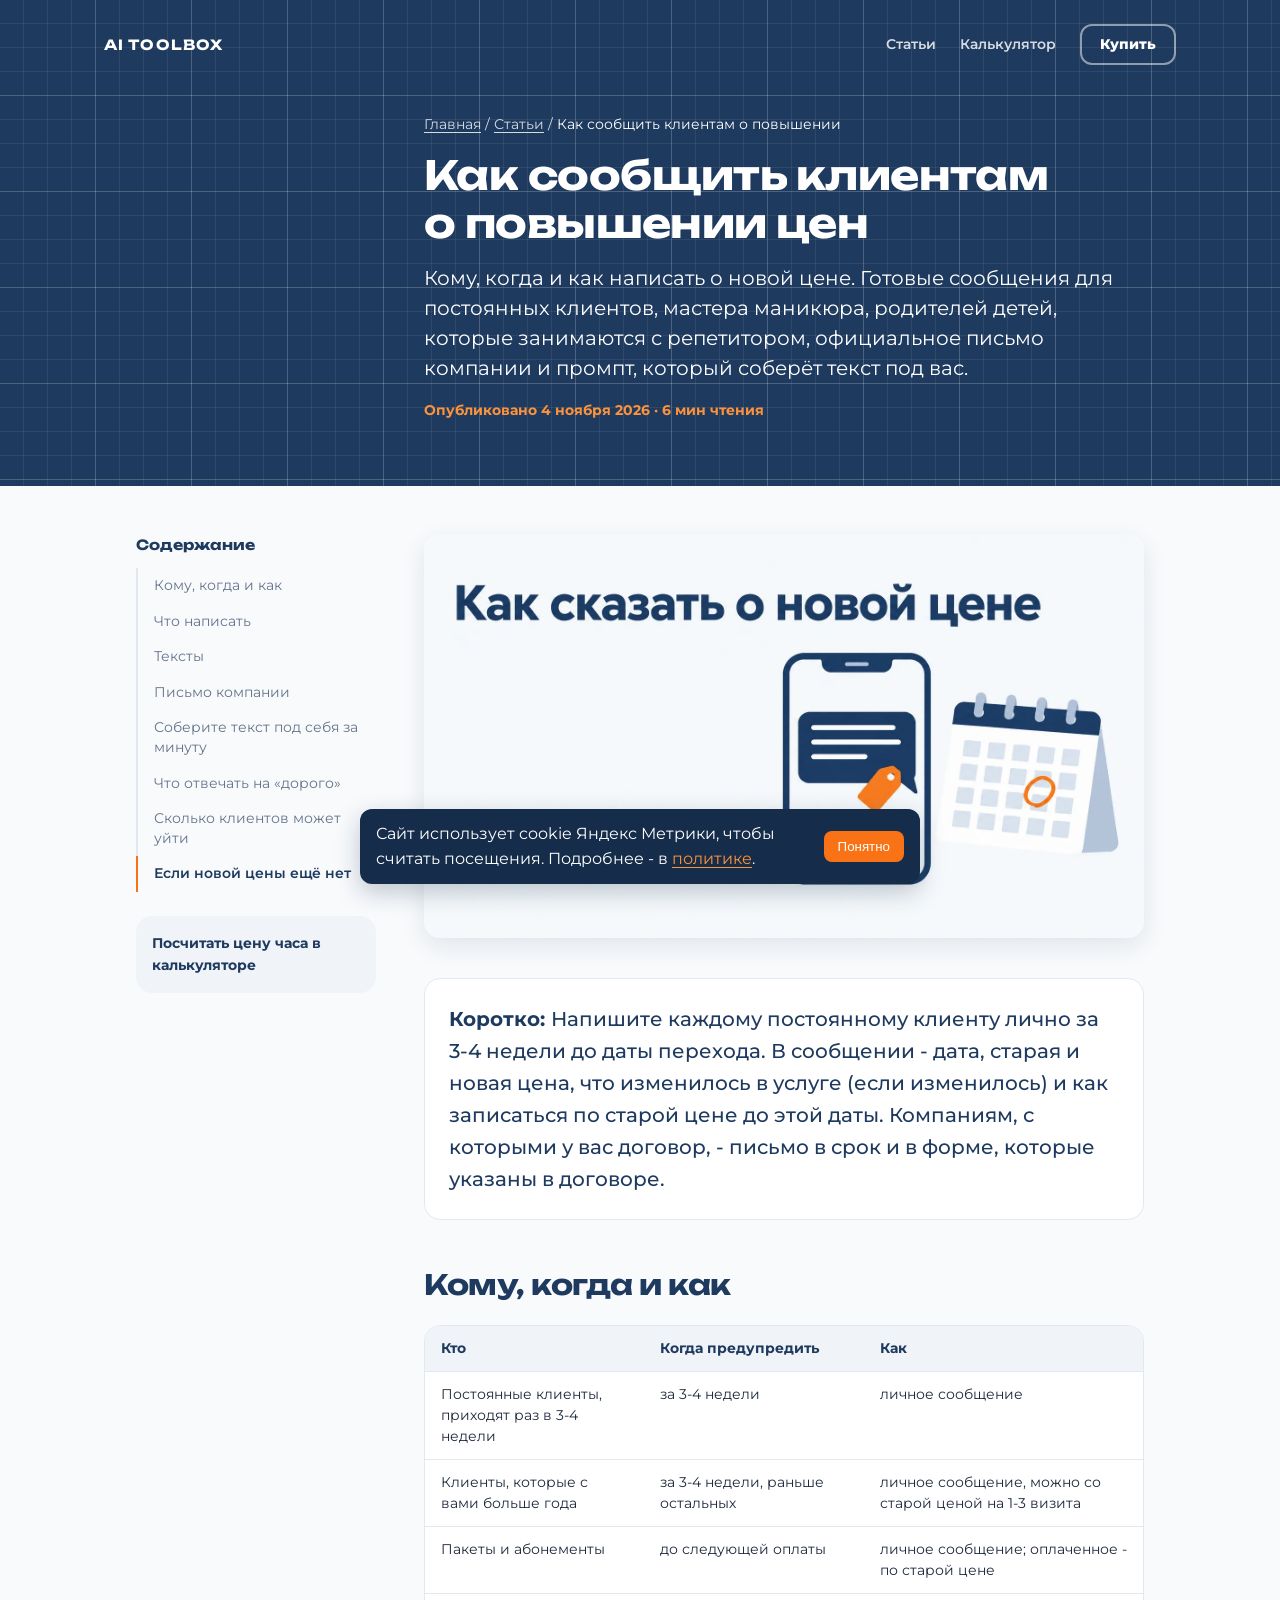
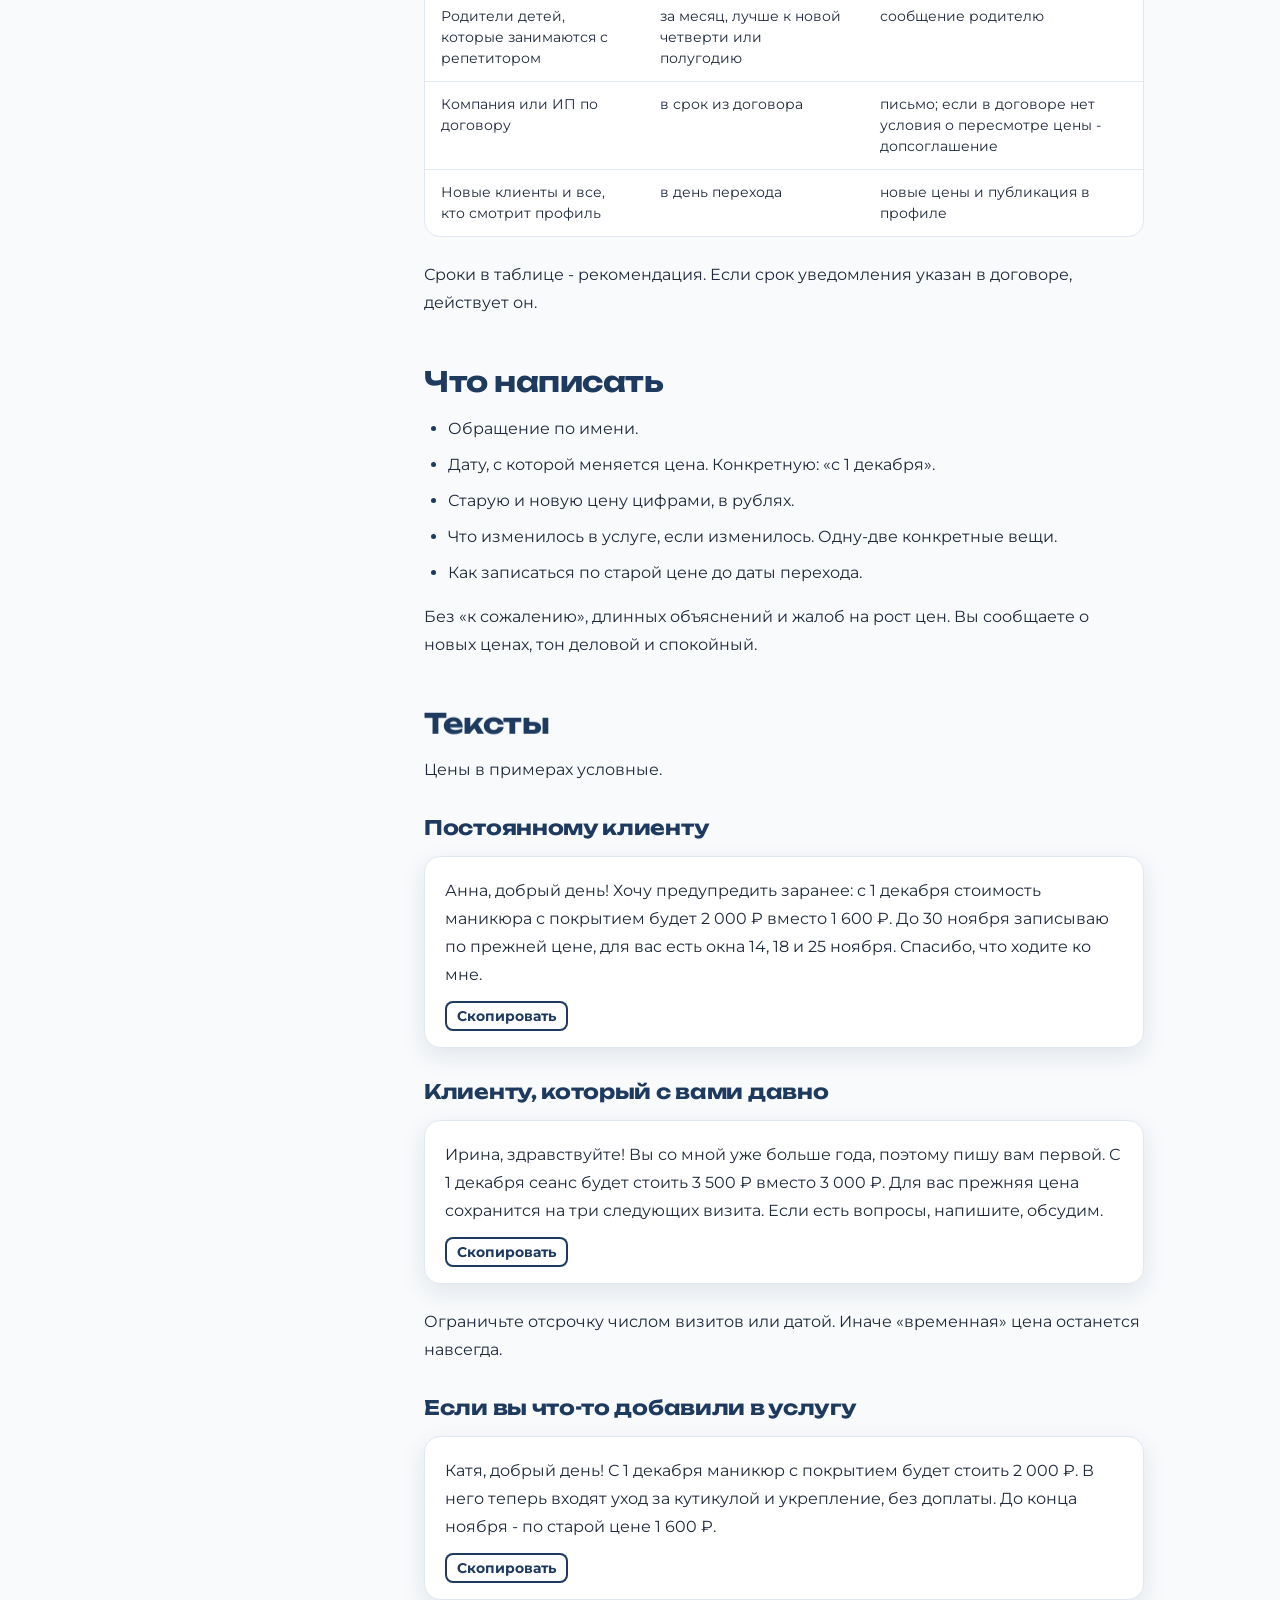
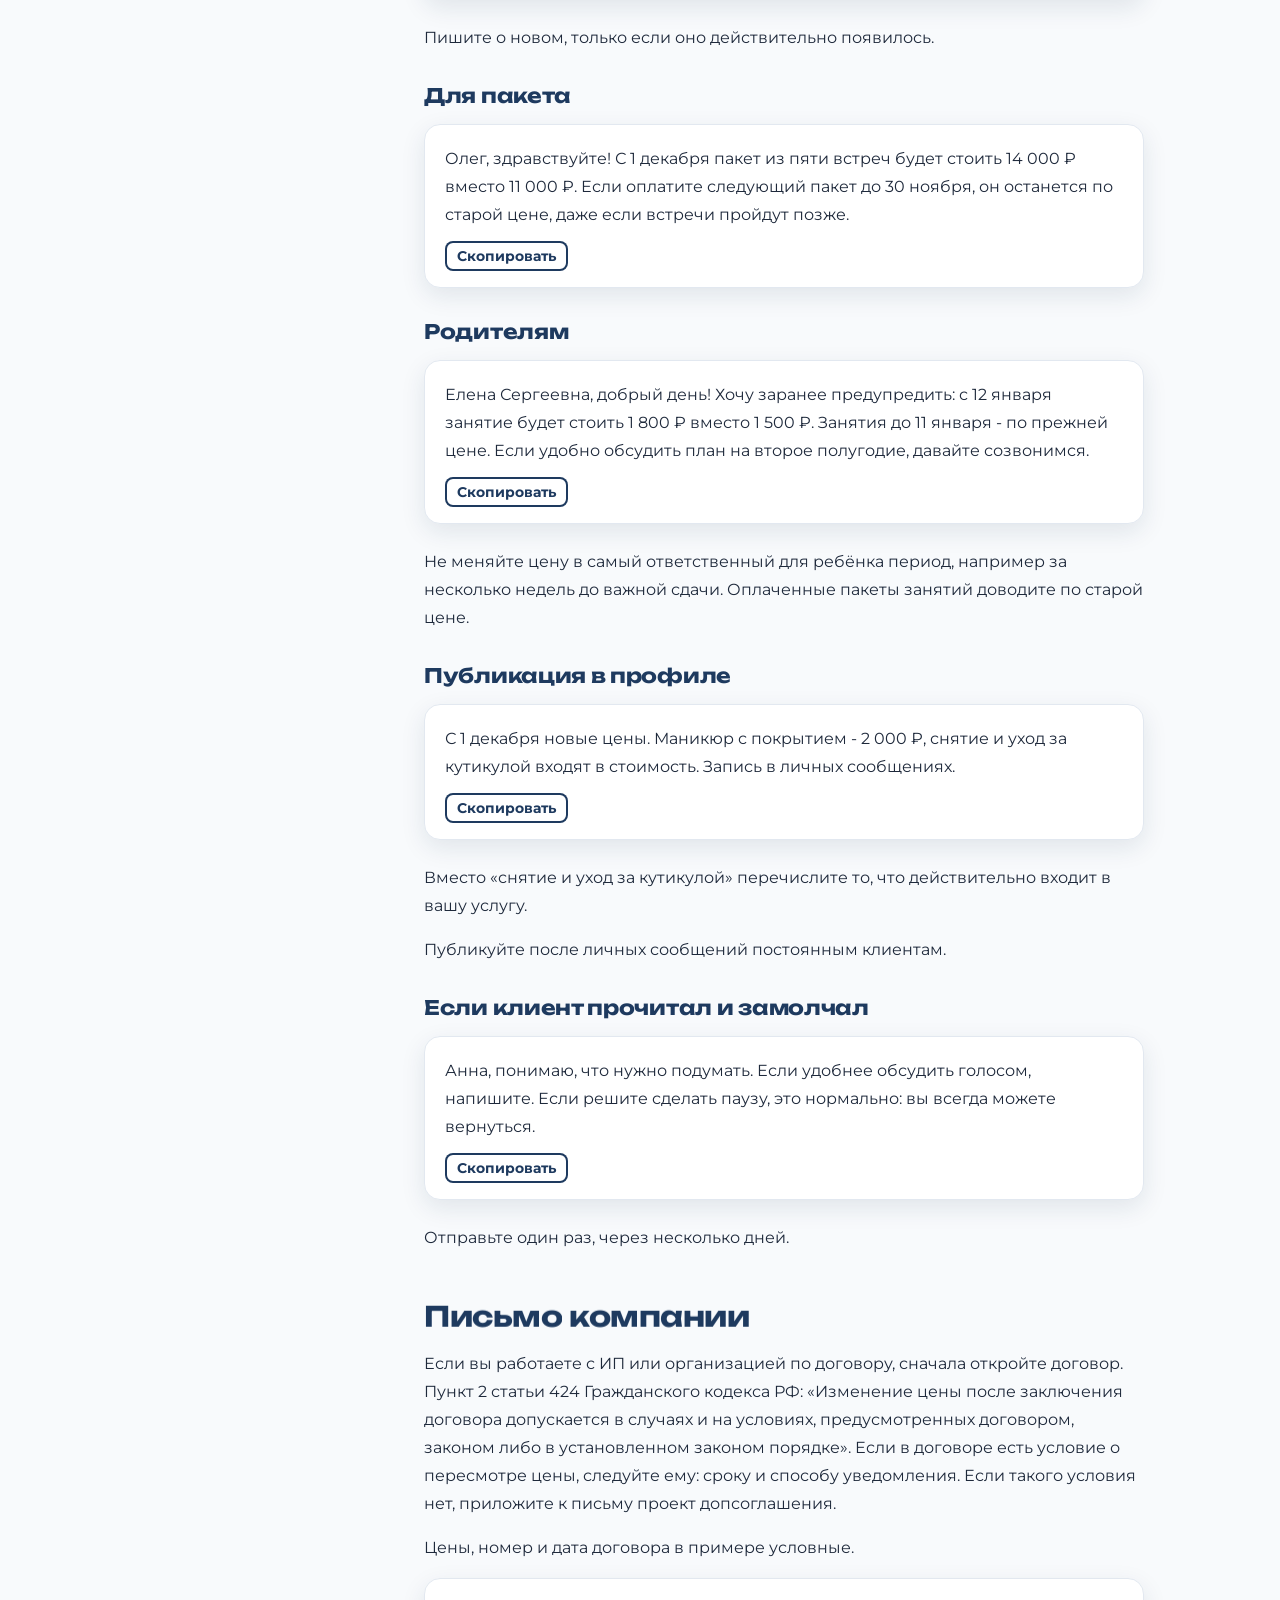
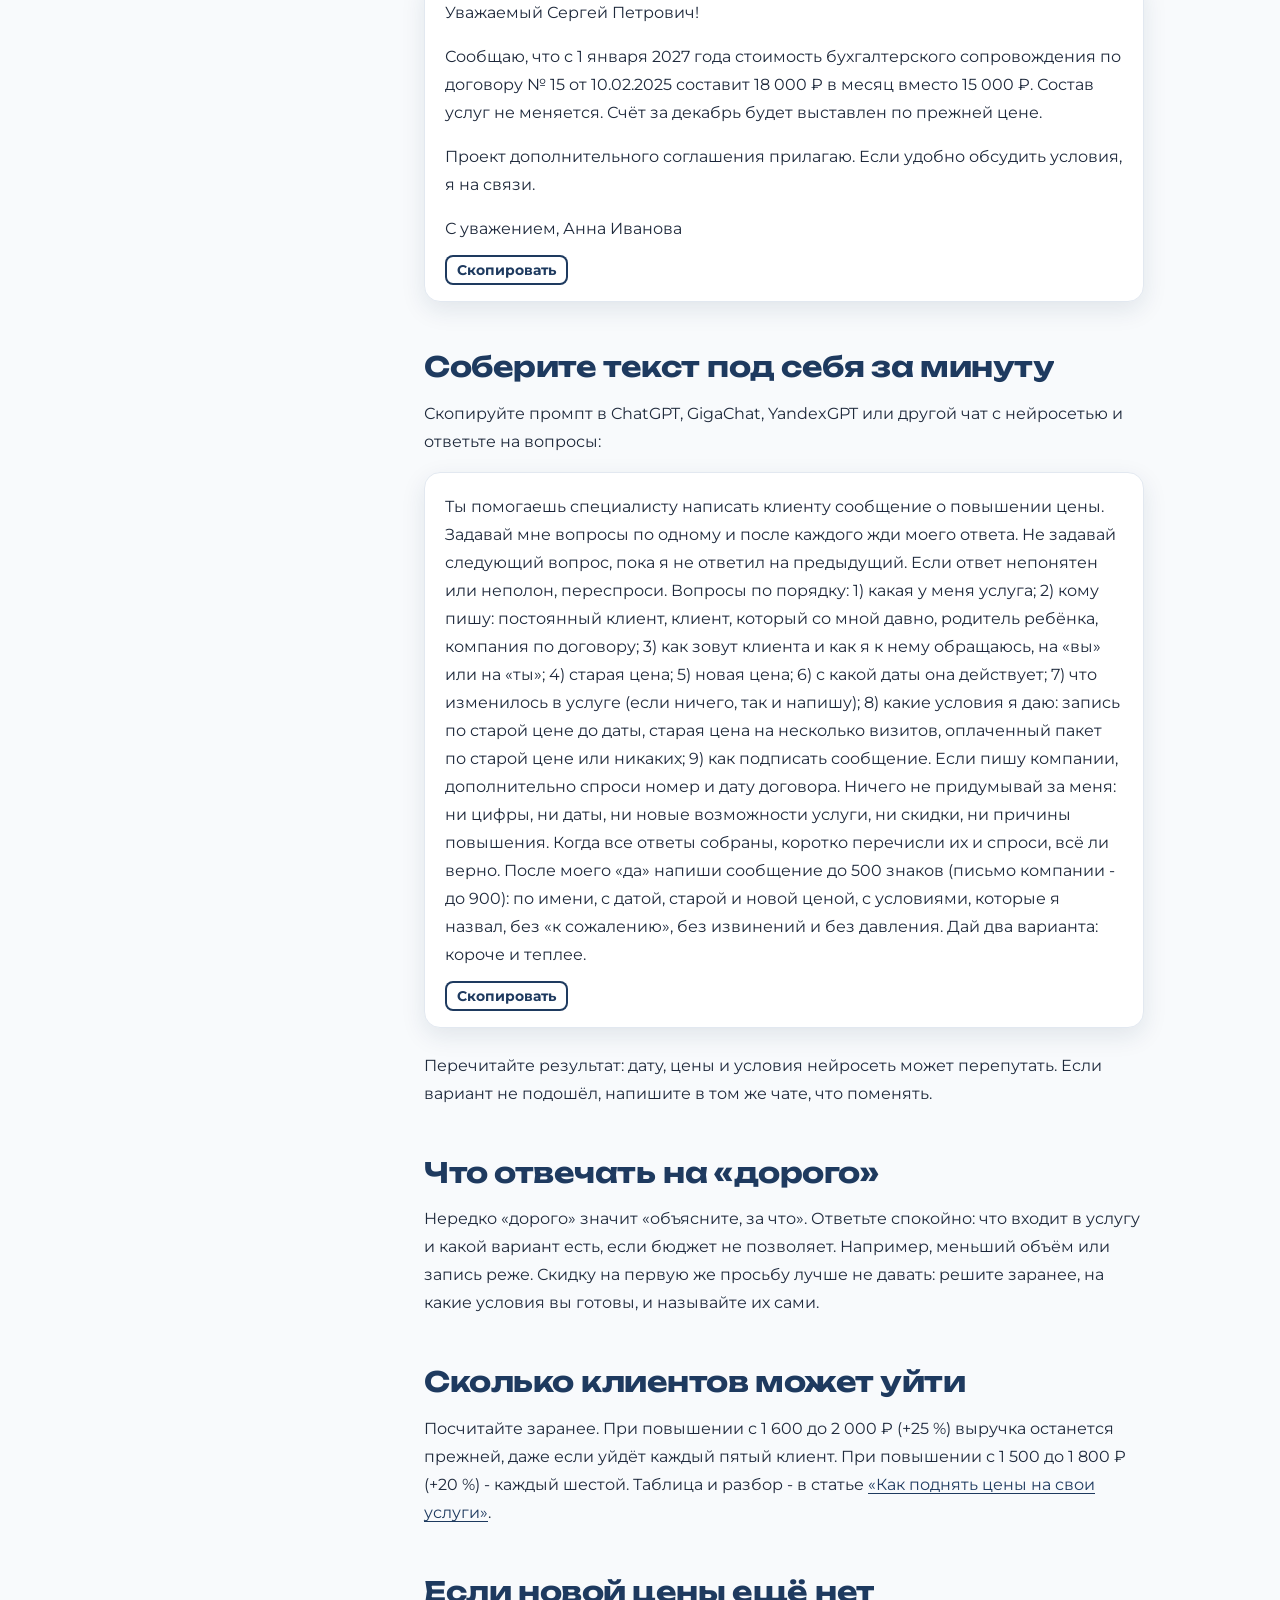
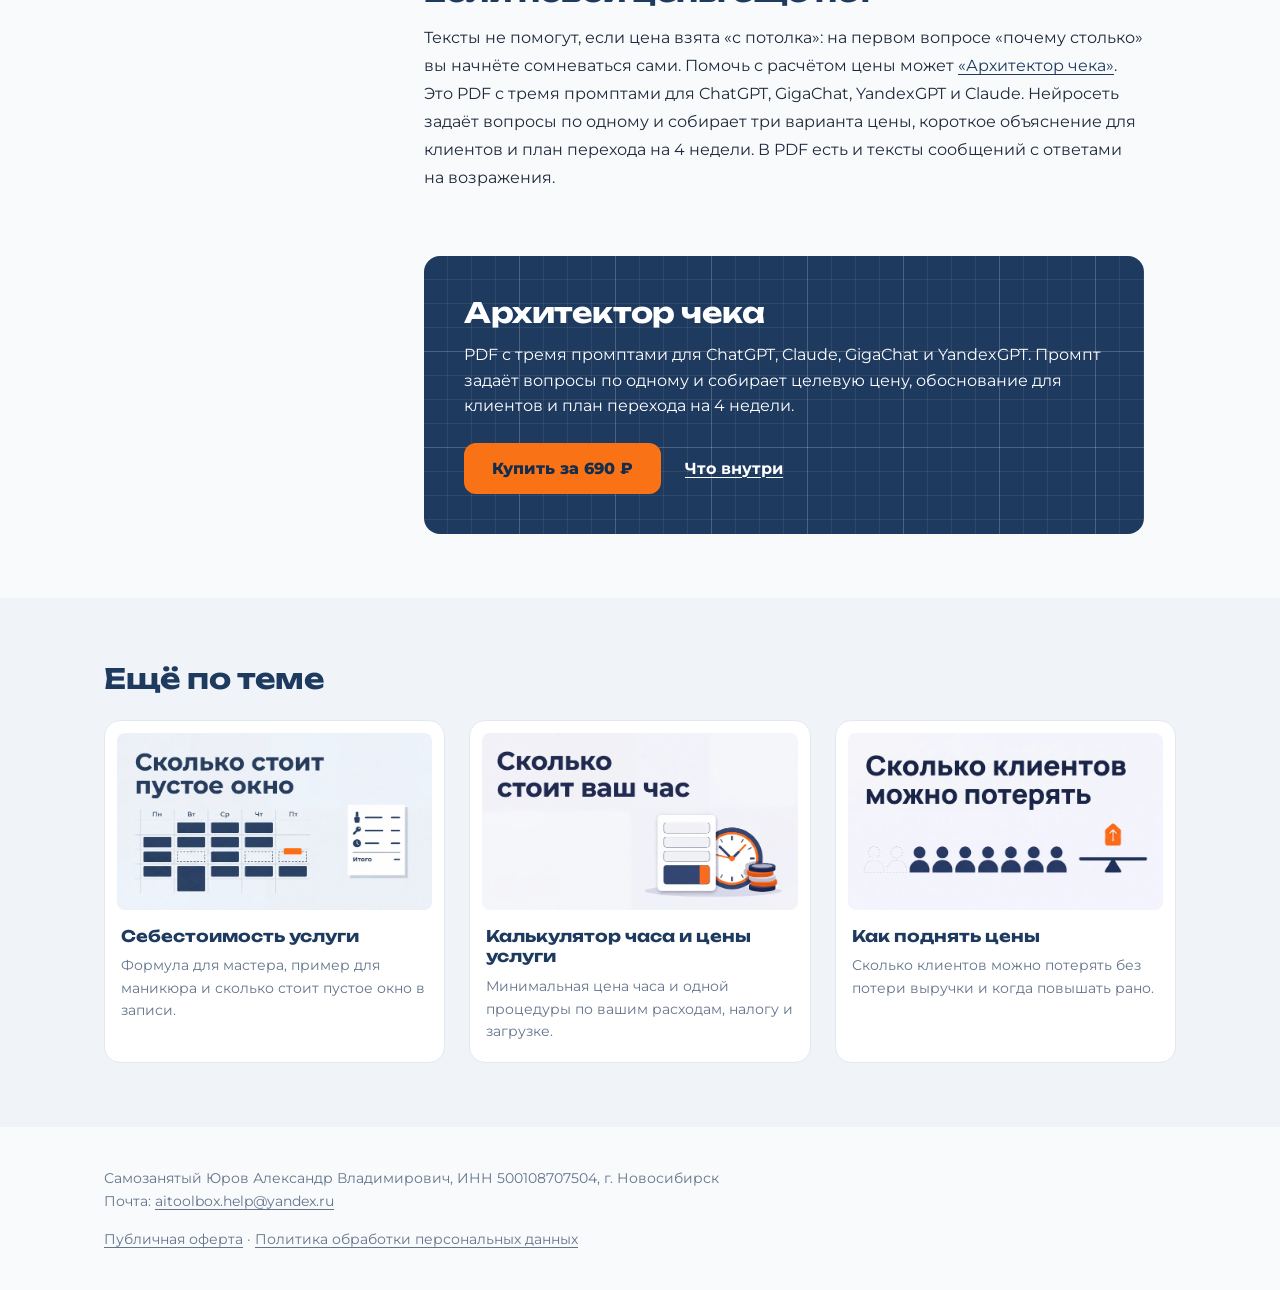
<file: stati/kak-soobshchit-klientam-o-povyshenii-cen/index.html>
<!doctype html>
<html lang="ru">
<head>
<meta charset="utf-8">
<meta name="viewport" content="width=device-width, initial-scale=1">
<meta http-equiv="Content-Security-Policy" content="default-src 'self'; script-src 'self' 'unsafe-inline' https://mc.yandex.ru https://mc.yandex.com https://yastatic.net; style-src 'self' 'unsafe-inline'; img-src 'self' data: https://mc.yandex.ru https://mc.yandex.com https://pay.ai-toolbox.ru; font-src 'self'; connect-src https://mc.yandex.ru https://mc.yandex.com; frame-src blob: https://mc.yandex.ru https://mc.yandex.com; child-src blob: https://mc.yandex.ru https://mc.yandex.com; object-src 'none'; base-uri 'self'; form-action 'none'">
<meta name="referrer" content="strict-origin-when-cross-origin">
<title>Как сообщить клиентам о повышении цен: тексты для мастера, репетитора и письмо компании - AI Toolbox</title>
<meta name="description" content="Кому, когда и как написать о новой цене. Готовые сообщения для постоянных клиентов, мастера маникюра, родителей детей, которые занимаются с репетитором, официальное письмо компании и промпт, который соберёт текст под вас.">
<link rel="canonical" href="https://ai-toolbox.ru/stati/kak-soobshchit-klientam-o-povyshenii-cen/">
<meta property="og:type" content="article">
<meta property="og:title" content="Как сообщить клиентам о повышении цен: тексты для мастера, репетитора и письмо компании">
<meta property="og:description" content="Кому, когда и как написать о новой цене. Готовые сообщения для постоянных клиентов, мастера маникюра, родителей детей, которые занимаются с репетитором, официальное письмо компании и промпт, который соберёт текст под вас.">
<meta property="og:image" content="https://ai-toolbox.ru/img/stati/kak-soobshchit.webp">
<meta property="og:url" content="https://ai-toolbox.ru/stati/kak-soobshchit-klientam-o-povyshenii-cen/">
<meta name="theme-color" content="#1e3a5f">
<link rel="preload" href="/fonts/Montserrat.woff2" as="font" type="font/woff2" crossorigin>
<link rel="preload" href="/fonts/Unbounded.woff2" as="font" type="font/woff2" crossorigin>
<link rel="stylesheet" href="/chertezh.css">
<link rel="stylesheet" href="/stati/stati.css">
<script type="application/ld+json">{"@context": "https://schema.org", "@type": "Article", "headline": "Как сообщить клиентам о повышении цен", "description": "Кому, когда и как написать о новой цене. Готовые сообщения для постоянных клиентов, мастера маникюра, родителей детей, которые занимаются с репетитором, официальное письмо компании и промпт, который соберёт текст под вас.", "inLanguage": "ru", "mainEntityOfPage": "https://ai-toolbox.ru/stati/kak-soobshchit-klientam-o-povyshenii-cen/", "image": "https://ai-toolbox.ru/img/stati/kak-soobshchit.webp", "publisher": {"@type": "Organization", "name": "AI Toolbox", "url": "https://ai-toolbox.ru/"}, "datePublished": "2026-11-04", "dateModified": "2026-11-04"}</script>
<!-- Собирается stati/build.py из ready-for-publication/ (принятый текст Статейника). Руками не править.
     Форм и счётчиков нет (152-ФЗ, сайт на GitHub). Цвета, кегли, скругления - rules/design/brand.md. -->
</head>
<body>
<header class="dark st-band">
  <div class="wrap top">
    <a class="logo" href="/">AI TOOLBOX</a>
    <nav class="nav" aria-label="Разделы">
      <a href="/stati/">Статьи</a>
      <a class="hide-m" href="/kalkulyator/">Калькулятор</a>
      <a class="btn btn-outline btn-sm" href="https://pay.ai-toolbox.ru">Купить</a>
    </nav>
  </div>
  <div class="wrap st-head">
    <p class="st-crumbs"><a href="/">Главная</a> / <a href="/stati/">Статьи</a> / <span>Как сообщить клиентам о повышении</span></p>
    <h1>Как сообщить клиентам о повышении цен</h1>
    <p class="st-lead">Кому, когда и как написать о новой цене. Готовые сообщения для постоянных клиентов, мастера маникюра, родителей детей, которые занимаются с репетитором, официальное письмо компании и промпт, который соберёт текст под вас.</p>
    <p class="st-meta">Опубликовано <time datetime="2026-11-04">4 ноября 2026</time> · 6 мин чтения</p>
  </div>
</header>

<div class="wrap st-layout">
  <aside class="st-aside">
    <details class="st-toc" open>
      <summary>Содержание</summary>
      <ol><li><a href="#r1">Кому, когда и как</a></li><li><a href="#r2">Что написать</a></li><li><a href="#r3">Тексты</a></li><li><a href="#r4">Письмо компании</a></li><li><a href="#r5">Соберите текст под себя за минуту</a></li><li><a href="#r6">Что отвечать на «дорого»</a></li><li><a href="#r7">Сколько клиентов может уйти</a></li><li><a href="#r8">Если новой цены ещё нет</a></li></ol>
    </details>
    <a class="st-mini" href="/kalkulyator/">Посчитать цену часа в калькуляторе</a>
  </aside>

  <main class="st-main">
    <figure class="st-cover"><img src="/img/stati/kak-soobshchit.webp" alt="Телефон с сообщением и ценником рядом с календарём, где обведена дата" width="1600" height="898"></figure>
    <article class="st-prose">
<p>Напишите каждому постоянному клиенту лично за 3-4 недели до даты перехода. В сообщении - дата, старая и новая цена, что изменилось в услуге (если изменилось) и как записаться по старой цене до этой даты. Компаниям, с которыми у вас договор, - письмо в срок и в форме, которые указаны в договоре.</p>
<h2 id="r1">Кому, когда и как</h2>
<div class="st-table"><table>
<thead>
<tr>
<th>Кто</th>
<th>Когда предупредить</th>
<th>Как</th>
</tr>
</thead>
<tbody>
<tr>
<td>Постоянные клиенты, приходят раз в 3-4 недели</td>
<td>за 3-4 недели</td>
<td>личное сообщение</td>
</tr>
<tr>
<td>Клиенты, которые с вами больше года</td>
<td>за 3-4 недели, раньше остальных</td>
<td>личное сообщение, можно со старой ценой на 1-3 визита</td>
</tr>
<tr>
<td>Пакеты и абонементы</td>
<td>до следующей оплаты</td>
<td>личное сообщение; оплаченное - по старой цене</td>
</tr>
<tr>
<td>Родители детей, которые занимаются с репетитором</td>
<td>за месяц, лучше к новой четверти или полугодию</td>
<td>сообщение родителю</td>
</tr>
<tr>
<td>Компания или ИП по договору</td>
<td>в срок из договора</td>
<td>письмо; если в договоре нет условия о пересмотре цены - допсоглашение</td>
</tr>
<tr>
<td>Новые клиенты и все, кто смотрит профиль</td>
<td>в день перехода</td>
<td>новые цены и публикация в профиле</td>
</tr>
</tbody>
</table></div>
<p>Сроки в таблице - рекомендация. Если срок уведомления указан в договоре, действует он.</p>
<h2 id="r2">Что написать</h2>
<ul>
<li>Обращение по имени.</li>
<li>Дату, с которой меняется цена. Конкретную: «с 1 декабря».</li>
<li>Старую и новую цену цифрами, в рублях.</li>
<li>Что изменилось в услуге, если изменилось. Одну-две конкретные вещи.</li>
<li>Как записаться по старой цене до даты перехода.</li>
</ul>
<p>Без «к сожалению», длинных объяснений и жалоб на рост цен. Вы сообщаете о новых ценах, тон деловой и спокойный.</p>
<h2 id="r3">Тексты</h2>
<p>Цены в примерах условные.</p>
<h3>Постоянному клиенту</h3>
<blockquote>
<p>Анна, добрый день! Хочу предупредить заранее: с 1 декабря стоимость маникюра с покрытием будет 2 000 ₽ вместо 1 600 ₽. До 30 ноября записываю по прежней цене, для вас есть окна 14, 18 и 25 ноября. Спасибо, что ходите ко мне.</p>
</blockquote>
<h3>Клиенту, который с вами давно</h3>
<blockquote>
<p>Ирина, здравствуйте! Вы со мной уже больше года, поэтому пишу вам первой. С 1 декабря сеанс будет стоить 3 500 ₽ вместо 3 000 ₽. Для вас прежняя цена сохранится на три следующих визита. Если есть вопросы, напишите, обсудим.</p>
</blockquote>
<p>Ограничьте отсрочку числом визитов или датой. Иначе «временная» цена останется навсегда.</p>
<h3>Если вы что-то добавили в услугу</h3>
<blockquote>
<p>Катя, добрый день! С 1 декабря маникюр с покрытием будет стоить 2 000 ₽. В него теперь входят уход за кутикулой и укрепление, без доплаты. До конца ноября - по старой цене 1 600 ₽.</p>
</blockquote>
<p>Пишите о новом, только если оно действительно появилось.</p>
<h3>Для пакета</h3>
<blockquote>
<p>Олег, здравствуйте! С 1 декабря пакет из пяти встреч будет стоить 14 000 ₽ вместо 11 000 ₽. Если оплатите следующий пакет до 30 ноября, он останется по старой цене, даже если встречи пройдут позже.</p>
</blockquote>
<h3>Родителям</h3>
<blockquote>
<p>Елена Сергеевна, добрый день! Хочу заранее предупредить: с 12 января занятие будет стоить 1 800 ₽ вместо 1 500 ₽. Занятия до 11 января - по прежней цене. Если удобно обсудить план на второе полугодие, давайте созвонимся.</p>
</blockquote>
<p>Не меняйте цену в самый ответственный для ребёнка период, например за несколько недель до важной сдачи. Оплаченные пакеты занятий доводите по старой цене.</p>
<h3>Публикация в профиле</h3>
<blockquote>
<p>С 1 декабря новые цены. Маникюр с покрытием - 2 000 ₽, снятие и уход за кутикулой входят в стоимость. Запись в личных сообщениях.</p>
</blockquote>
<p>Вместо «снятие и уход за кутикулой» перечислите то, что действительно входит в вашу услугу.</p>
<p>Публикуйте после личных сообщений постоянным клиентам.</p>
<h3>Если клиент прочитал и замолчал</h3>
<blockquote>
<p>Анна, понимаю, что нужно подумать. Если удобнее обсудить голосом, напишите. Если решите сделать паузу, это нормально: вы всегда можете вернуться.</p>
</blockquote>
<p>Отправьте один раз, через несколько дней.</p>
<h2 id="r4">Письмо компании</h2>
<p>Если вы работаете с ИП или организацией по договору, сначала откройте договор. Пункт 2 статьи 424 Гражданского кодекса РФ: «Изменение цены после заключения договора допускается в случаях и на условиях, предусмотренных договором, законом либо в установленном законом порядке». Если в договоре есть условие о пересмотре цены, следуйте ему: сроку и способу уведомления. Если такого условия нет, приложите к письму проект допсоглашения.</p>
<p>Цены, номер и дата договора в примере условные.</p>
<blockquote>
<p>Уважаемый Сергей Петрович!</p>
<p>Сообщаю, что с 1 января 2027 года стоимость бухгалтерского сопровождения по договору № 15 от 10.02.2025 составит 18 000 ₽ в месяц вместо 15 000 ₽. Состав услуг не меняется. Счёт за декабрь будет выставлен по прежней цене.</p>
<p>Проект дополнительного соглашения прилагаю. Если удобно обсудить условия, я на связи.</p>
<p>С уважением, Анна Иванова</p>
</blockquote>
<h2 id="r5">Соберите текст под себя за минуту</h2>
<p>Скопируйте промпт в ChatGPT, GigaChat, YandexGPT или другой чат с нейросетью и ответьте на вопросы:</p>
<blockquote>
<p>Ты помогаешь специалисту написать клиенту сообщение о повышении цены. Задавай мне вопросы по одному и после каждого жди моего ответа. Не задавай следующий вопрос, пока я не ответил на предыдущий. Если ответ непонятен или неполон, переспроси. Вопросы по порядку: 1) какая у меня услуга; 2) кому пишу: постоянный клиент, клиент, который со мной давно, родитель ребёнка, компания по договору; 3) как зовут клиента и как я к нему обращаюсь, на «вы» или на «ты»; 4) старая цена; 5) новая цена; 6) с какой даты она действует; 7) что изменилось в услуге (если ничего, так и напишу); 8) какие условия я даю: запись по старой цене до даты, старая цена на несколько визитов, оплаченный пакет по старой цене или никаких; 9) как подписать сообщение. Если пишу компании, дополнительно спроси номер и дату договора. Ничего не придумывай за меня: ни цифры, ни даты, ни новые возможности услуги, ни скидки, ни причины повышения. Когда все ответы собраны, коротко перечисли их и спроси, всё ли верно. После моего «да» напиши сообщение до 500 знаков (письмо компании - до 900): по имени, с датой, старой и новой ценой, с условиями, которые я назвал, без «к сожалению», без извинений и без давления. Дай два варианта: короче и теплее.</p>
</blockquote>
<p>Перечитайте результат: дату, цены и условия нейросеть может перепутать. Если вариант не подошёл, напишите в том же чате, что поменять.</p>
<h2 id="r6">Что отвечать на «дорого»</h2>
<p>Нередко «дорого» значит «объясните, за что». Ответьте спокойно: что входит в услугу и какой вариант есть, если бюджет не позволяет. Например, меньший объём или запись реже. Скидку на первую же просьбу лучше не давать: решите заранее, на какие условия вы готовы, и называйте их сами.</p>
<h2 id="r7">Сколько клиентов может уйти</h2>
<p>Посчитайте заранее. При повышении с 1 600 до 2 000 ₽ (+25 %) выручка останется прежней, даже если уйдёт каждый пятый клиент. При повышении с 1 500 до 1 800 ₽ (+20 %) - каждый шестой. Таблица и разбор - в статье <a href="/stati/kak-podnyat-ceny-na-svoi-uslugi/">«Как поднять цены на свои услуги»</a>.</p>
<h2 id="r8">Если новой цены ещё нет</h2>
<p>Тексты не помогут, если цена взята «с потолка»: на первом вопросе «почему столько» вы начнёте сомневаться сами. Помочь с расчётом цены может <a href="https://ai-toolbox.ru/">«Архитектор чека»</a>. Это PDF с тремя промптами для ChatGPT, GigaChat, YandexGPT и Claude. Нейросеть задаёт вопросы по одному и собирает три варианта цены, короткое объяснение для клиентов и план перехода на 4 недели. В PDF есть и тексты сообщений с ответами на возражения.</p>
    </article>

    <section class="st-offer dark" aria-label="Архитектор чека">
      <h2>Архитектор чека</h2>
      <p>PDF с тремя промптами для ChatGPT, Claude, GigaChat и YandexGPT. Промпт задаёт вопросы по одному и собирает целевую цену, обоснование для клиентов и план перехода на 4 недели.</p>
      <div class="st-offer-row">
        <a class="btn btn-primary" href="https://pay.ai-toolbox.ru">Купить за 690 ₽</a>
        <a class="st-offer-more" href="/#inside">Что внутри</a>
      </div>
    </section>
  </main>
</div>

<section class="st-more">
  <div class="wrap">
    <h2>Ещё по теме</h2>
    <div class="st-cards"><a class="st-card" href="/stati/sebestoimost-uslugi-formula-i-primer/"><img src="/img/stati/sebestoimost-uslugi.webp" alt="" width="1600" height="898" loading="lazy"><b>Себестоимость услуги</b><span>Формула для мастера, пример для маникюра и сколько стоит пустое окно в записи.</span></a><a class="st-card" href="/kalkulyator/"><img src="/img/stati/kalkulyator.webp" alt="" width="1600" height="898" loading="lazy"><b>Калькулятор часа и цены услуги</b><span>Минимальная цена часа и одной процедуры по вашим расходам, налогу и загрузке.</span></a><a class="st-card" href="/stati/kak-podnyat-ceny-na-svoi-uslugi/"><img src="/img/stati/kak-podnyat-ceny.webp" alt="" width="1600" height="898" loading="lazy"><b>Как поднять цены</b><span>Сколько клиентов можно потерять без потери выручки и когда повышать рано.</span></a></div>
  </div>
</section>

<footer>
  <div class="wrap">
    <div>Самозанятый Юров Александр Владимирович, ИНН 500108707504, г.&nbsp;Новосибирск<br>
      Почта: <a href="mailto:aitoolbox.help@yandex.ru">aitoolbox.help@yandex.ru</a></div>
    <div><a href="/oferta.html">Публичная оферта</a> · <a href="/politika.html">Политика обработки персональных данных</a></div>
  </div>
</footer>
<script>
// Кнопка «Скопировать» у готовых текстов (цитат). Текст копируется в буфер, никуда не отправляется.
document.querySelectorAll(".st-prose blockquote").forEach(function (q) {
  var b = document.createElement("button");
  b.type = "button"; b.className = "st-copy"; b.textContent = "Скопировать";
  b.addEventListener("click", function () {
    var t = Array.prototype.map.call(q.querySelectorAll("p"), function (p) { return p.innerText; }).join("\n\n");
    navigator.clipboard.writeText(t).then(function () {
      b.textContent = "Скопировано"; setTimeout(function () { b.textContent = "Скопировать"; }, 1600);
    });
  });
  q.appendChild(b);
});
// На телефоне оглавление свёрнуто, чтобы не занимать первый экран
if (window.matchMedia("(max-width: 960px)").matches) document.querySelector(".st-toc").removeAttribute("open");
// Ползунок «сколько клиентов можно потерять» (статья о повышении цен): та же формула, что в тексте
document.querySelectorAll("[data-raise]").forEach(function (box) {
  var r = box.querySelector("input"), out = box.querySelector("output"), pct = box.querySelector("b");
  function upd() { var p = Number(r.value); pct.textContent = "+" + p + " %";
    out.textContent = p ? "до " + Math.round(100 * (1 - 1 / (1 + p / 100))) + " % клиентов" : "ни одного клиента"; }
  r.addEventListener("input", upd); upd();
});
// Оглавление подсвечивает раздел, который сейчас на экране
(function () {
  var links = document.querySelectorAll(".st-toc a"), heads = document.querySelectorAll(".st-prose h2[id]");
  if (!("IntersectionObserver" in window) || !heads.length) return;
  var io = new IntersectionObserver(function (es) {
    es.forEach(function (e) {
      if (!e.isIntersecting) return;
      links.forEach(function (a) { a.classList.toggle("is-here", a.getAttribute("href") === "#" + e.target.id); });
    });
  }, { rootMargin: "0px 0px -70% 0px" });
  heads.forEach(function (h) { io.observe(h); });
})();
</script>
<script src="/motion.js"></script>
<script src="/schet.js"></script>
</body>
</html>
</file>
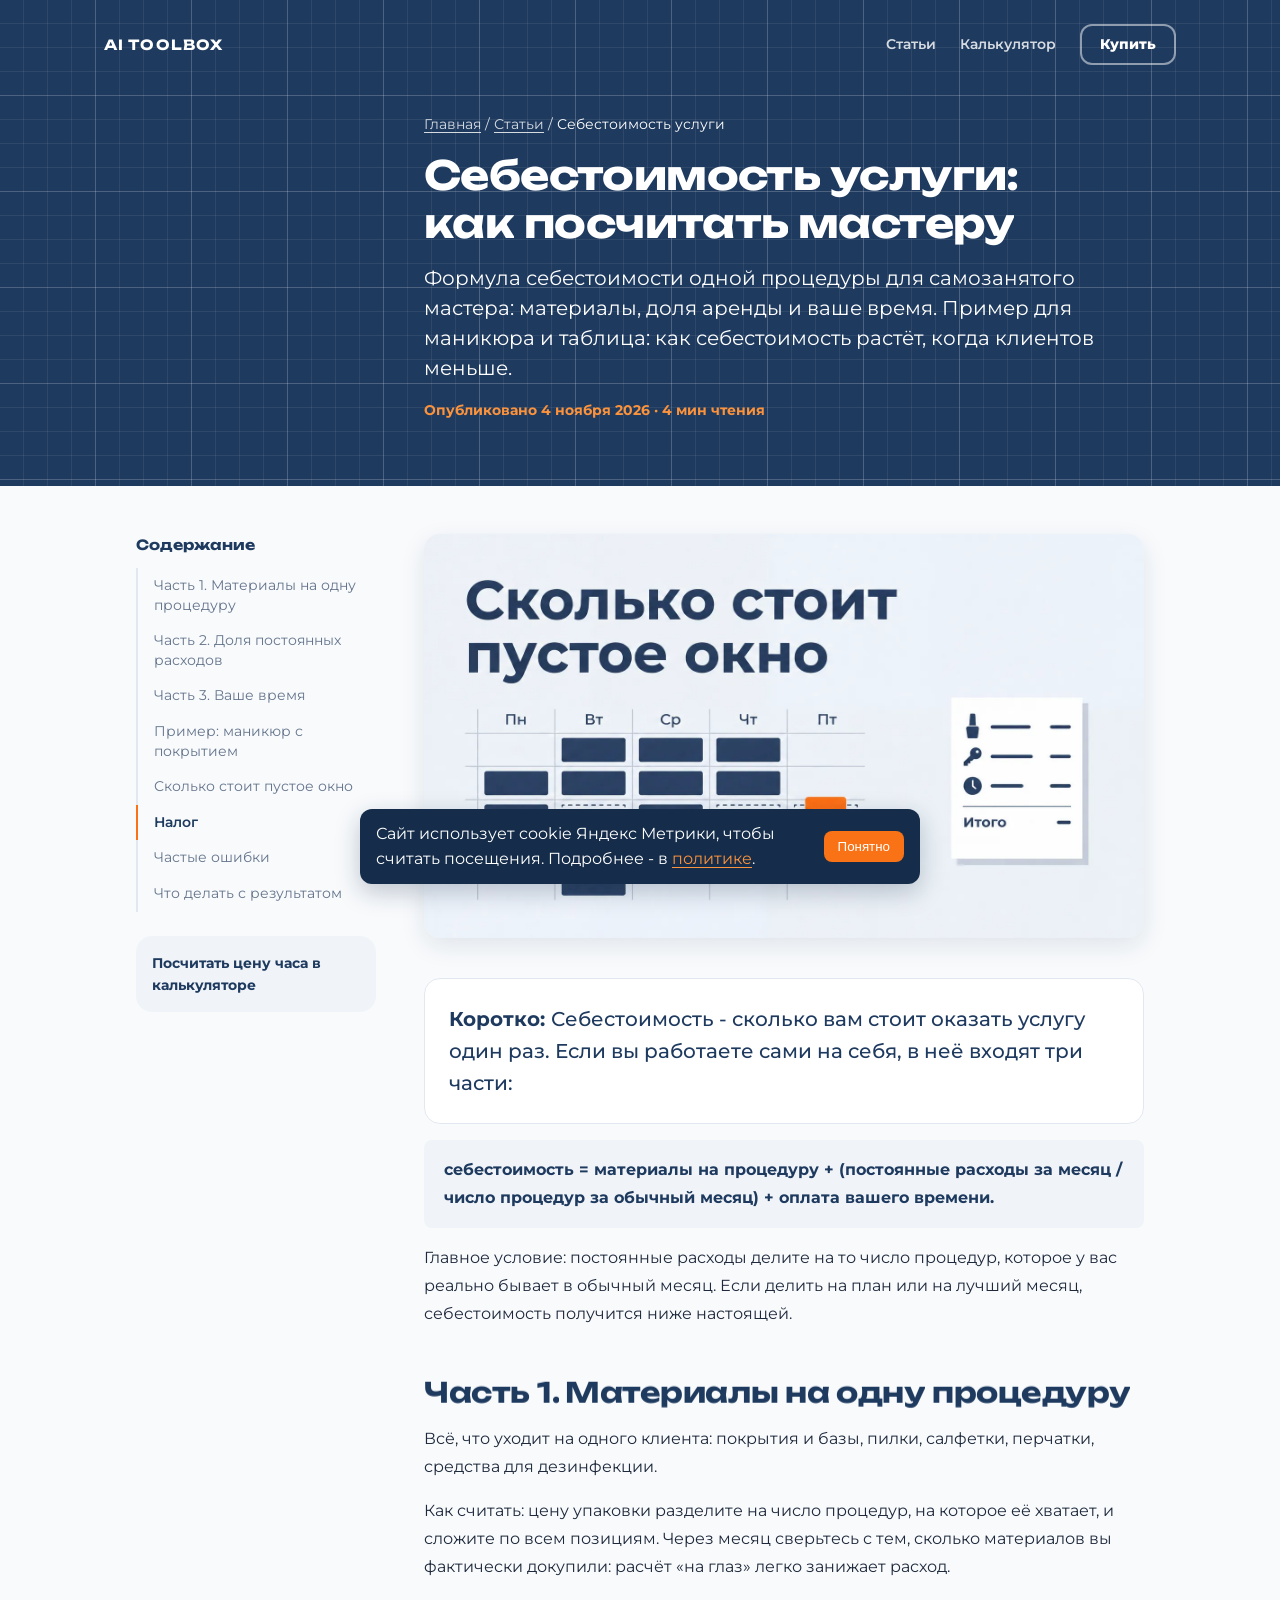
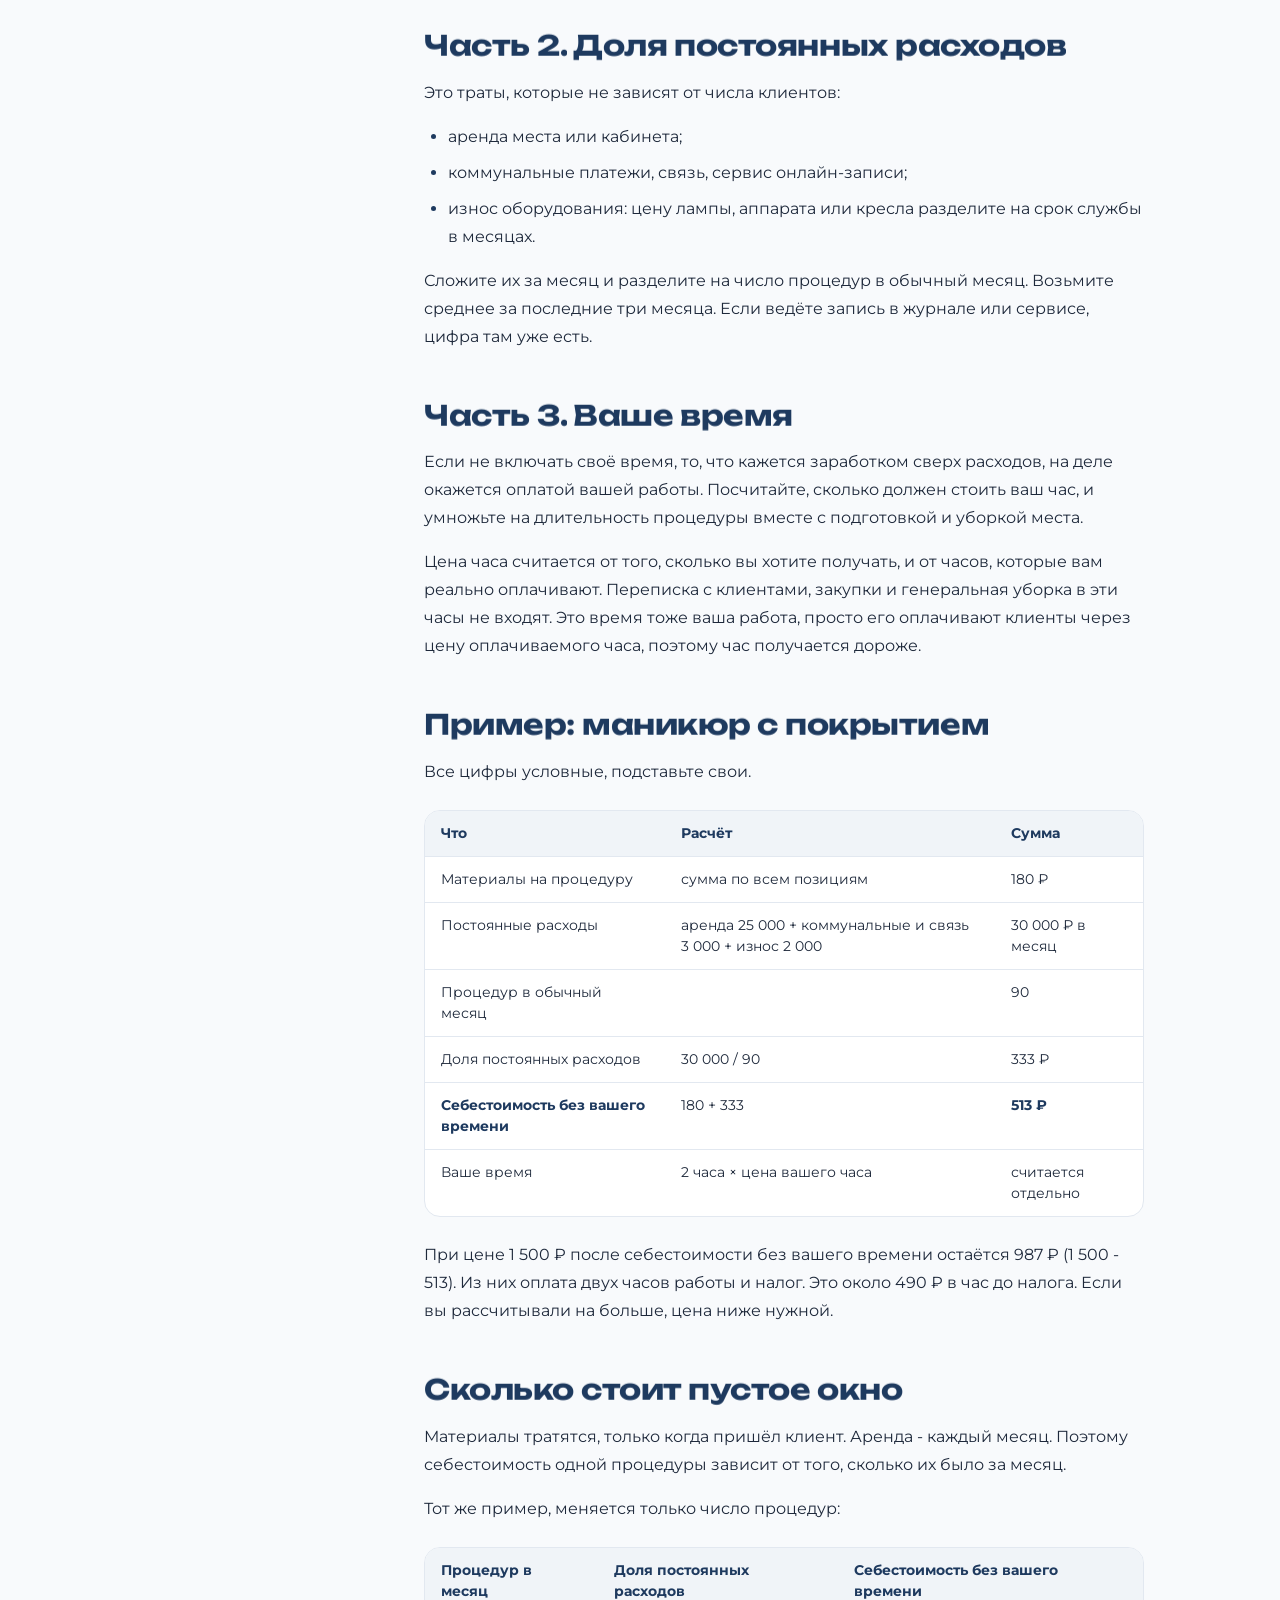
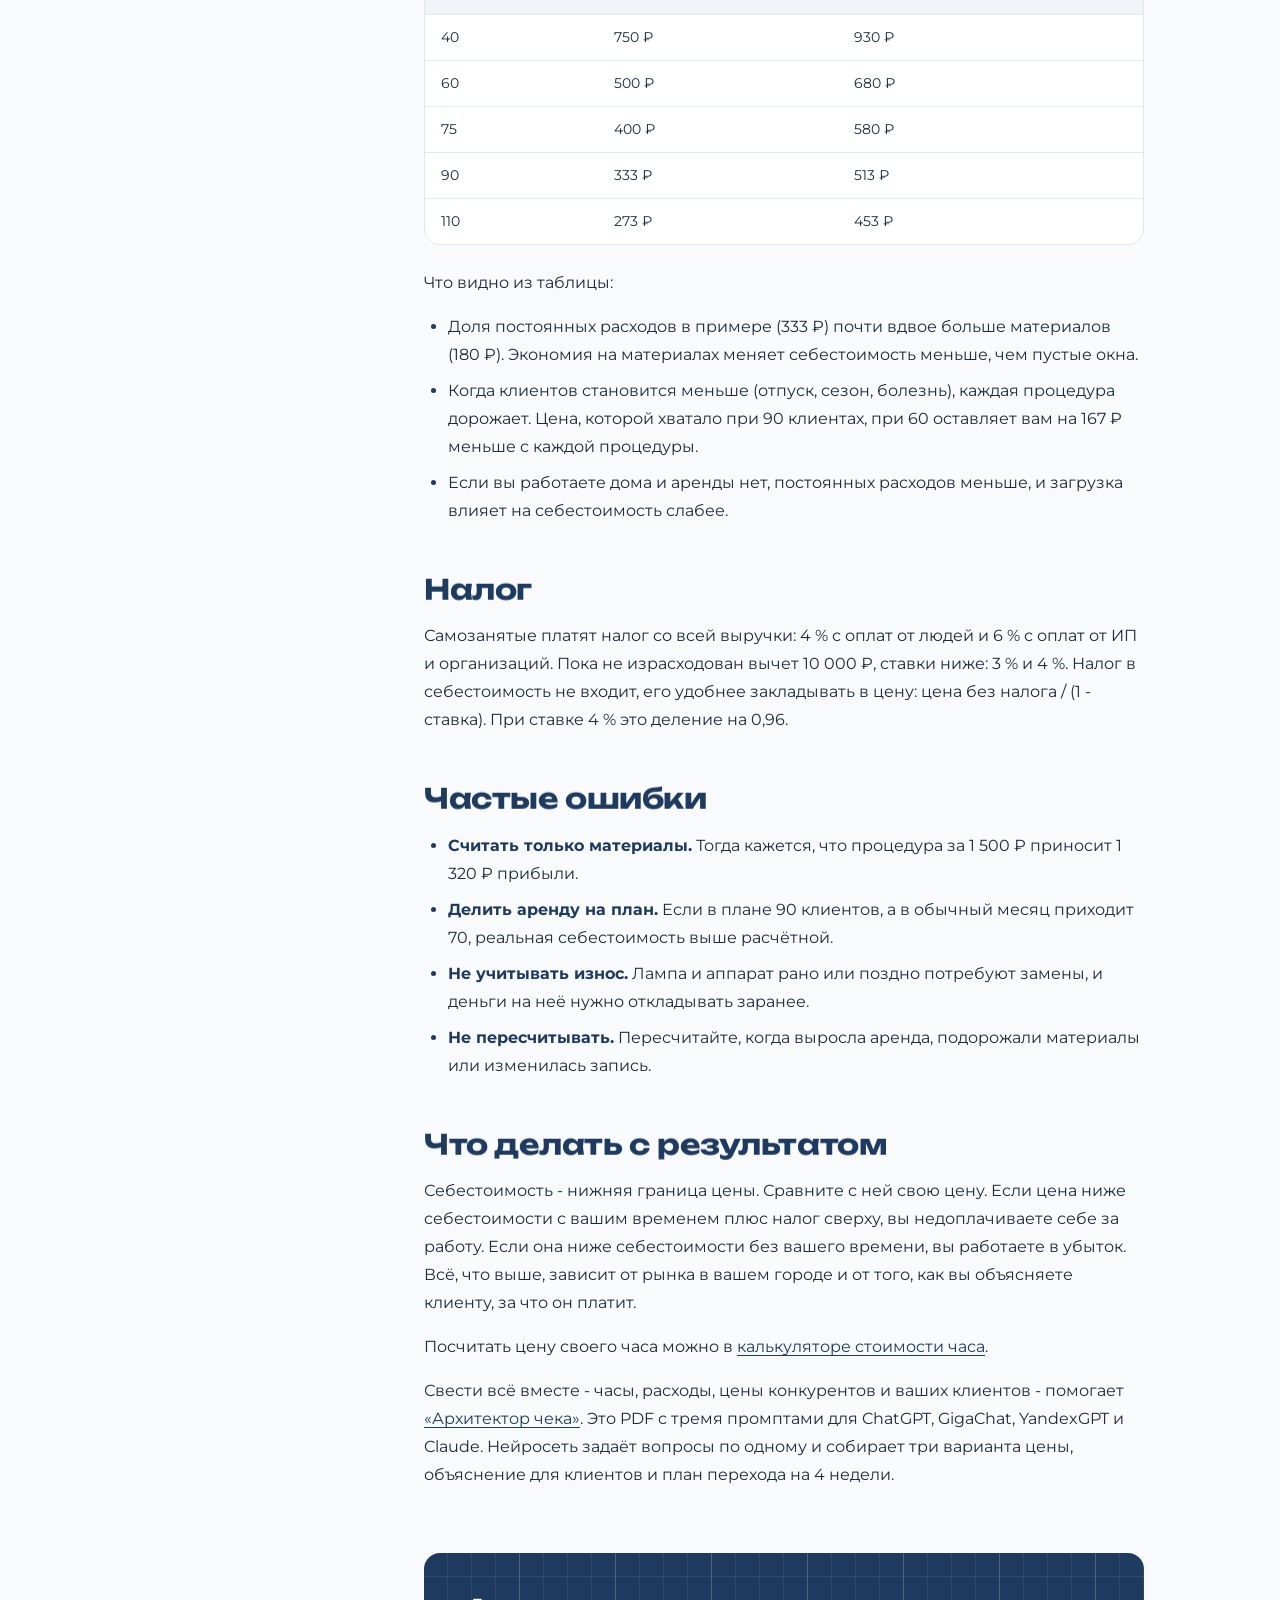
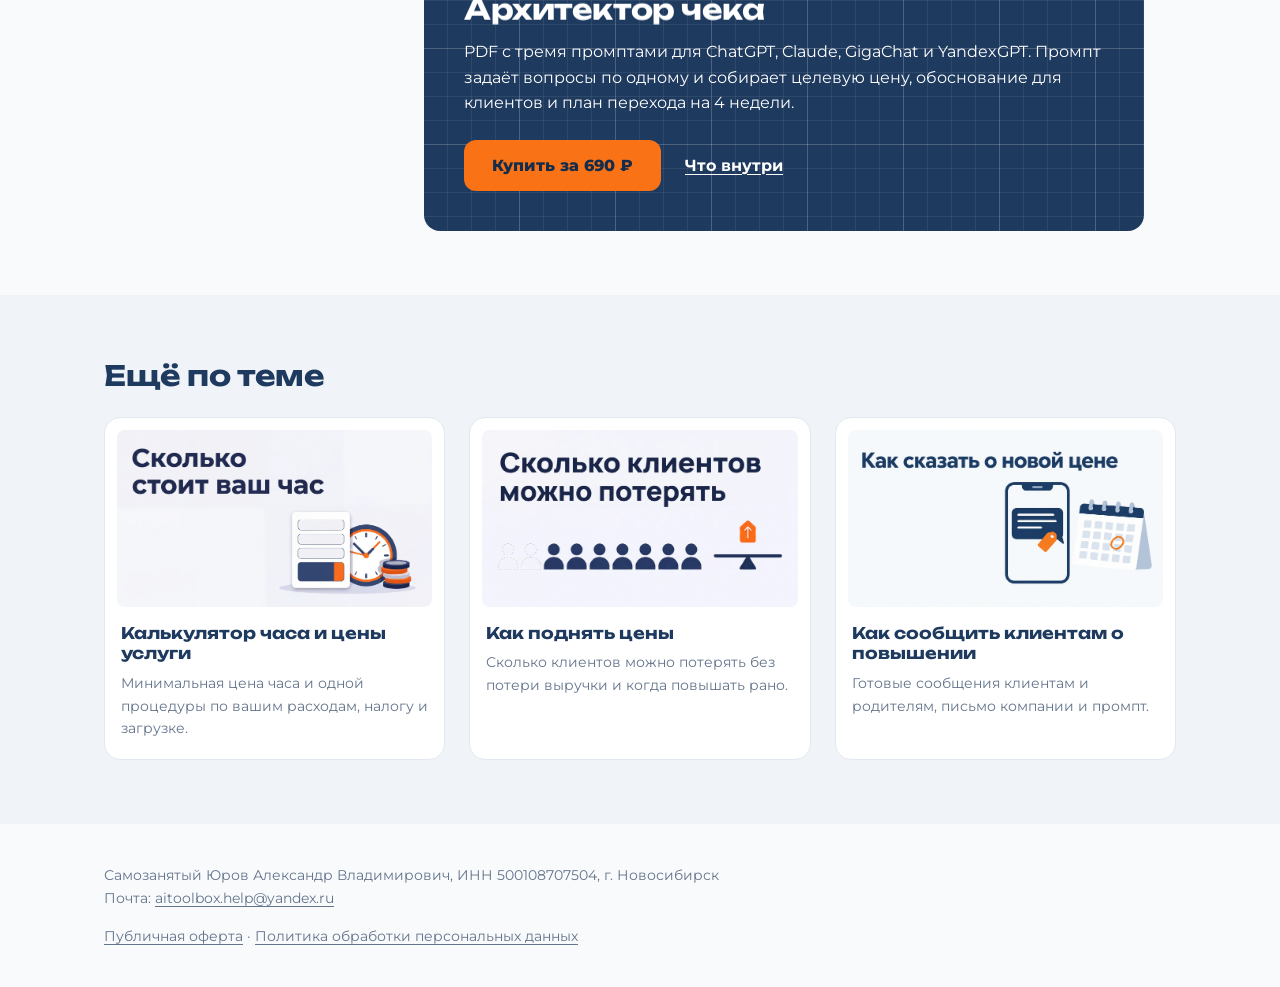
<file: stati/sebestoimost-uslugi-formula-i-primer/index.html>
<!doctype html>
<html lang="ru">
<head>
<meta charset="utf-8">
<meta name="viewport" content="width=device-width, initial-scale=1">
<meta http-equiv="Content-Security-Policy" content="default-src 'self'; script-src 'self' 'unsafe-inline' https://mc.yandex.ru https://mc.yandex.com https://yastatic.net; style-src 'self' 'unsafe-inline'; img-src 'self' data: https://mc.yandex.ru https://mc.yandex.com https://pay.ai-toolbox.ru; font-src 'self'; connect-src https://mc.yandex.ru https://mc.yandex.com; frame-src blob: https://mc.yandex.ru https://mc.yandex.com; child-src blob: https://mc.yandex.ru https://mc.yandex.com; object-src 'none'; base-uri 'self'; form-action 'none'">
<meta name="referrer" content="strict-origin-when-cross-origin">
<title>Себестоимость услуги: как посчитать мастеру и сколько стоит пустое окно - AI Toolbox</title>
<meta name="description" content="Формула себестоимости одной процедуры для самозанятого мастера: материалы, доля аренды и ваше время. Пример для маникюра и таблица: как себестоимость растёт, когда клиентов меньше.">
<link rel="canonical" href="https://ai-toolbox.ru/stati/sebestoimost-uslugi-formula-i-primer/">
<meta property="og:type" content="article">
<meta property="og:title" content="Себестоимость услуги: как посчитать мастеру и сколько стоит пустое окно">
<meta property="og:description" content="Формула себестоимости одной процедуры для самозанятого мастера: материалы, доля аренды и ваше время. Пример для маникюра и таблица: как себестоимость растёт, когда клиентов меньше.">
<meta property="og:image" content="https://ai-toolbox.ru/img/stati/sebestoimost-uslugi.webp">
<meta property="og:url" content="https://ai-toolbox.ru/stati/sebestoimost-uslugi-formula-i-primer/">
<meta name="theme-color" content="#1e3a5f">
<link rel="preload" href="/fonts/Montserrat.woff2" as="font" type="font/woff2" crossorigin>
<link rel="preload" href="/fonts/Unbounded.woff2" as="font" type="font/woff2" crossorigin>
<link rel="stylesheet" href="/chertezh.css">
<link rel="stylesheet" href="/stati/stati.css">
<script type="application/ld+json">{"@context": "https://schema.org", "@type": "Article", "headline": "Себестоимость услуги: как посчитать мастеру", "description": "Формула себестоимости одной процедуры для самозанятого мастера: материалы, доля аренды и ваше время. Пример для маникюра и таблица: как себестоимость растёт, когда клиентов меньше.", "inLanguage": "ru", "mainEntityOfPage": "https://ai-toolbox.ru/stati/sebestoimost-uslugi-formula-i-primer/", "image": "https://ai-toolbox.ru/img/stati/sebestoimost-uslugi.webp", "publisher": {"@type": "Organization", "name": "AI Toolbox", "url": "https://ai-toolbox.ru/"}, "datePublished": "2026-11-04", "dateModified": "2026-11-04"}</script>
<!-- Собирается stati/build.py из ready-for-publication/ (принятый текст Статейника). Руками не править.
     Форм и счётчиков нет (152-ФЗ, сайт на GitHub). Цвета, кегли, скругления - rules/design/brand.md. -->
</head>
<body>
<header class="dark st-band">
  <div class="wrap top">
    <a class="logo" href="/">AI TOOLBOX</a>
    <nav class="nav" aria-label="Разделы">
      <a href="/stati/">Статьи</a>
      <a class="hide-m" href="/kalkulyator/">Калькулятор</a>
      <a class="btn btn-outline btn-sm" href="https://pay.ai-toolbox.ru">Купить</a>
    </nav>
  </div>
  <div class="wrap st-head">
    <p class="st-crumbs"><a href="/">Главная</a> / <a href="/stati/">Статьи</a> / <span>Себестоимость услуги</span></p>
    <h1>Себестоимость услуги: как посчитать мастеру</h1>
    <p class="st-lead">Формула себестоимости одной процедуры для самозанятого мастера: материалы, доля аренды и ваше время. Пример для маникюра и таблица: как себестоимость растёт, когда клиентов меньше.</p>
    <p class="st-meta">Опубликовано <time datetime="2026-11-04">4 ноября 2026</time> · 4 мин чтения</p>
  </div>
</header>

<div class="wrap st-layout">
  <aside class="st-aside">
    <details class="st-toc" open>
      <summary>Содержание</summary>
      <ol><li><a href="#r1">Часть 1. Материалы на одну процедуру</a></li><li><a href="#r2">Часть 2. Доля постоянных расходов</a></li><li><a href="#r3">Часть 3. Ваше время</a></li><li><a href="#r4">Пример: маникюр с покрытием</a></li><li><a href="#r5">Сколько стоит пустое окно</a></li><li><a href="#r6">Налог</a></li><li><a href="#r7">Частые ошибки</a></li><li><a href="#r8">Что делать с результатом</a></li></ol>
    </details>
    <a class="st-mini" href="/kalkulyator/">Посчитать цену часа в калькуляторе</a>
  </aside>

  <main class="st-main">
    <figure class="st-cover"><img src="/img/stati/sebestoimost-uslugi.webp" alt="Недельная сетка записи мастера с тремя пустыми окнами и чек расходов: материалы, доля аренды, время" width="1600" height="898"></figure>
    <article class="st-prose">
<p>Себестоимость - сколько вам стоит оказать услугу один раз. Если вы работаете сами на себя, в неё входят три части:</p>
<p class="st-formula">себестоимость = материалы на процедуру + (постоянные расходы за месяц / число процедур за обычный месяц) + оплата вашего времени.</p>
<p>Главное условие: постоянные расходы делите на то число процедур, которое у вас реально бывает в обычный месяц. Если делить на план или на лучший месяц, себестоимость получится ниже настоящей.</p>
<h2 id="r1">Часть 1. Материалы на одну процедуру</h2>
<p>Всё, что уходит на одного клиента: покрытия и базы, пилки, салфетки, перчатки, средства для дезинфекции.</p>
<p>Как считать: цену упаковки разделите на число процедур, на которое её хватает, и сложите по всем позициям. Через месяц сверьтесь с тем, сколько материалов вы фактически докупили: расчёт «на глаз» легко занижает расход.</p>
<h2 id="r2">Часть 2. Доля постоянных расходов</h2>
<p>Это траты, которые не зависят от числа клиентов:</p>
<ul>
<li>аренда места или кабинета;</li>
<li>коммунальные платежи, связь, сервис онлайн-записи;</li>
<li>износ оборудования: цену лампы, аппарата или кресла разделите на срок службы в месяцах.</li>
</ul>
<p>Сложите их за месяц и разделите на число процедур в обычный месяц. Возьмите среднее за последние три месяца. Если ведёте запись в журнале или сервисе, цифра там уже есть.</p>
<h2 id="r3">Часть 3. Ваше время</h2>
<p>Если не включать своё время, то, что кажется заработком сверх расходов, на деле окажется оплатой вашей работы. Посчитайте, сколько должен стоить ваш час, и умножьте на длительность процедуры вместе с подготовкой и уборкой места.</p>
<p>Цена часа считается от того, сколько вы хотите получать, и от часов, которые вам реально оплачивают. Переписка с клиентами, закупки и генеральная уборка в эти часы не входят. Это время тоже ваша работа, просто его оплачивают клиенты через цену оплачиваемого часа, поэтому час получается дороже.</p>
<h2 id="r4">Пример: маникюр с покрытием</h2>
<p>Все цифры условные, подставьте свои.</p>
<div class="st-table"><table>
<thead>
<tr>
<th>Что</th>
<th>Расчёт</th>
<th>Сумма</th>
</tr>
</thead>
<tbody>
<tr>
<td>Материалы на процедуру</td>
<td>сумма по всем позициям</td>
<td>180 ₽</td>
</tr>
<tr>
<td>Постоянные расходы</td>
<td>аренда 25 000 + коммунальные и связь 3 000 + износ 2 000</td>
<td>30 000 ₽ в месяц</td>
</tr>
<tr>
<td>Процедур в обычный месяц</td>
<td></td>
<td>90</td>
</tr>
<tr>
<td>Доля постоянных расходов</td>
<td>30 000 / 90</td>
<td>333 ₽</td>
</tr>
<tr>
<td><strong>Себестоимость без вашего времени</strong></td>
<td>180 + 333</td>
<td><strong>513 ₽</strong></td>
</tr>
<tr>
<td>Ваше время</td>
<td>2 часа × цена вашего часа</td>
<td>считается отдельно</td>
</tr>
</tbody>
</table></div>
<p>При цене 1 500 ₽ после себестоимости без вашего времени остаётся 987 ₽ (1 500 - 513). Из них оплата двух часов работы и налог. Это около 490 ₽ в час до налога. Если вы рассчитывали на больше, цена ниже нужной.</p>
<h2 id="r5">Сколько стоит пустое окно</h2>
<p>Материалы тратятся, только когда пришёл клиент. Аренда - каждый месяц. Поэтому себестоимость одной процедуры зависит от того, сколько их было за месяц.</p>
<p>Тот же пример, меняется только число процедур:</p>
<div class="st-table"><table>
<thead>
<tr>
<th>Процедур в месяц</th>
<th>Доля постоянных расходов</th>
<th>Себестоимость без вашего времени</th>
</tr>
</thead>
<tbody>
<tr>
<td>40</td>
<td>750 ₽</td>
<td>930 ₽</td>
</tr>
<tr>
<td>60</td>
<td>500 ₽</td>
<td>680 ₽</td>
</tr>
<tr>
<td>75</td>
<td>400 ₽</td>
<td>580 ₽</td>
</tr>
<tr>
<td>90</td>
<td>333 ₽</td>
<td>513 ₽</td>
</tr>
<tr>
<td>110</td>
<td>273 ₽</td>
<td>453 ₽</td>
</tr>
</tbody>
</table></div>
<p>Что видно из таблицы:</p>
<ul>
<li>Доля постоянных расходов в примере (333 ₽) почти вдвое больше материалов (180 ₽). Экономия на материалах меняет себестоимость меньше, чем пустые окна.</li>
<li>Когда клиентов становится меньше (отпуск, сезон, болезнь), каждая процедура дорожает. Цена, которой хватало при 90 клиентах, при 60 оставляет вам на 167 ₽ меньше с каждой процедуры.</li>
<li>Если вы работаете дома и аренды нет, постоянных расходов меньше, и загрузка влияет на себестоимость слабее.</li>
</ul>
<h2 id="r6">Налог</h2>
<p>Самозанятые платят налог со всей выручки: 4 % с оплат от людей и 6 % с оплат от ИП и организаций. Пока не израсходован вычет 10 000 ₽, ставки ниже: 3 % и 4 %. Налог в себестоимость не входит, его удобнее закладывать в цену: цена без налога / (1 - ставка). При ставке 4 % это деление на 0,96.</p>
<h2 id="r7">Частые ошибки</h2>
<ul>
<li><strong>Считать только материалы.</strong> Тогда кажется, что процедура за 1 500 ₽ приносит 1 320 ₽ прибыли.</li>
<li><strong>Делить аренду на план.</strong> Если в плане 90 клиентов, а в обычный месяц приходит 70, реальная себестоимость выше расчётной.</li>
<li><strong>Не учитывать износ.</strong> Лампа и аппарат рано или поздно потребуют замены, и деньги на неё нужно откладывать заранее.</li>
<li><strong>Не пересчитывать.</strong> Пересчитайте, когда выросла аренда, подорожали материалы или изменилась запись.</li>
</ul>
<h2 id="r8">Что делать с результатом</h2>
<p>Себестоимость - нижняя граница цены. Сравните с ней свою цену. Если цена ниже себестоимости с вашим временем плюс налог сверху, вы недоплачиваете себе за работу. Если она ниже себестоимости без вашего времени, вы работаете в убыток. Всё, что выше, зависит от рынка в вашем городе и от того, как вы объясняете клиенту, за что он платит.</p>
<p>Посчитать цену своего часа можно в <a href="/kalkulyator/">калькуляторе стоимости часа</a>.</p>
<p>Свести всё вместе - часы, расходы, цены конкурентов и ваших клиентов - помогает <a href="https://ai-toolbox.ru/">«Архитектор чека»</a>. Это PDF с тремя промптами для ChatGPT, GigaChat, YandexGPT и Claude. Нейросеть задаёт вопросы по одному и собирает три варианта цены, объяснение для клиентов и план перехода на 4 недели.</p>
    </article>

    <section class="st-offer dark" aria-label="Архитектор чека">
      <h2>Архитектор чека</h2>
      <p>PDF с тремя промптами для ChatGPT, Claude, GigaChat и YandexGPT. Промпт задаёт вопросы по одному и собирает целевую цену, обоснование для клиентов и план перехода на 4 недели.</p>
      <div class="st-offer-row">
        <a class="btn btn-primary" href="https://pay.ai-toolbox.ru">Купить за 690 ₽</a>
        <a class="st-offer-more" href="/#inside">Что внутри</a>
      </div>
    </section>
  </main>
</div>

<section class="st-more">
  <div class="wrap">
    <h2>Ещё по теме</h2>
    <div class="st-cards"><a class="st-card" href="/kalkulyator/"><img src="/img/stati/kalkulyator.webp" alt="" width="1600" height="898" loading="lazy"><b>Калькулятор часа и цены услуги</b><span>Минимальная цена часа и одной процедуры по вашим расходам, налогу и загрузке.</span></a><a class="st-card" href="/stati/kak-podnyat-ceny-na-svoi-uslugi/"><img src="/img/stati/kak-podnyat-ceny.webp" alt="" width="1600" height="898" loading="lazy"><b>Как поднять цены</b><span>Сколько клиентов можно потерять без потери выручки и когда повышать рано.</span></a><a class="st-card" href="/stati/kak-soobshchit-klientam-o-povyshenii-cen/"><img src="/img/stati/kak-soobshchit.webp" alt="" width="1600" height="898" loading="lazy"><b>Как сообщить клиентам о повышении</b><span>Готовые сообщения клиентам и родителям, письмо компании и промпт.</span></a></div>
  </div>
</section>

<footer>
  <div class="wrap">
    <div>Самозанятый Юров Александр Владимирович, ИНН 500108707504, г.&nbsp;Новосибирск<br>
      Почта: <a href="mailto:aitoolbox.help@yandex.ru">aitoolbox.help@yandex.ru</a></div>
    <div><a href="/oferta.html">Публичная оферта</a> · <a href="/politika.html">Политика обработки персональных данных</a></div>
  </div>
</footer>
<script>
// Кнопка «Скопировать» у готовых текстов (цитат). Текст копируется в буфер, никуда не отправляется.
document.querySelectorAll(".st-prose blockquote").forEach(function (q) {
  var b = document.createElement("button");
  b.type = "button"; b.className = "st-copy"; b.textContent = "Скопировать";
  b.addEventListener("click", function () {
    var t = Array.prototype.map.call(q.querySelectorAll("p"), function (p) { return p.innerText; }).join("\n\n");
    navigator.clipboard.writeText(t).then(function () {
      b.textContent = "Скопировано"; setTimeout(function () { b.textContent = "Скопировать"; }, 1600);
    });
  });
  q.appendChild(b);
});
// На телефоне оглавление свёрнуто, чтобы не занимать первый экран
if (window.matchMedia("(max-width: 960px)").matches) document.querySelector(".st-toc").removeAttribute("open");
// Ползунок «сколько клиентов можно потерять» (статья о повышении цен): та же формула, что в тексте
document.querySelectorAll("[data-raise]").forEach(function (box) {
  var r = box.querySelector("input"), out = box.querySelector("output"), pct = box.querySelector("b");
  function upd() { var p = Number(r.value); pct.textContent = "+" + p + " %";
    out.textContent = p ? "до " + Math.round(100 * (1 - 1 / (1 + p / 100))) + " % клиентов" : "ни одного клиента"; }
  r.addEventListener("input", upd); upd();
});
// Оглавление подсвечивает раздел, который сейчас на экране
(function () {
  var links = document.querySelectorAll(".st-toc a"), heads = document.querySelectorAll(".st-prose h2[id]");
  if (!("IntersectionObserver" in window) || !heads.length) return;
  var io = new IntersectionObserver(function (es) {
    es.forEach(function (e) {
      if (!e.isIntersecting) return;
      links.forEach(function (a) { a.classList.toggle("is-here", a.getAttribute("href") === "#" + e.target.id); });
    });
  }, { rootMargin: "0px 0px -70% 0px" });
  heads.forEach(function (h) { io.observe(h); });
})();
</script>
<script src="/motion.js"></script>
<script src="/schet.js"></script>
</body>
</html>
</file>
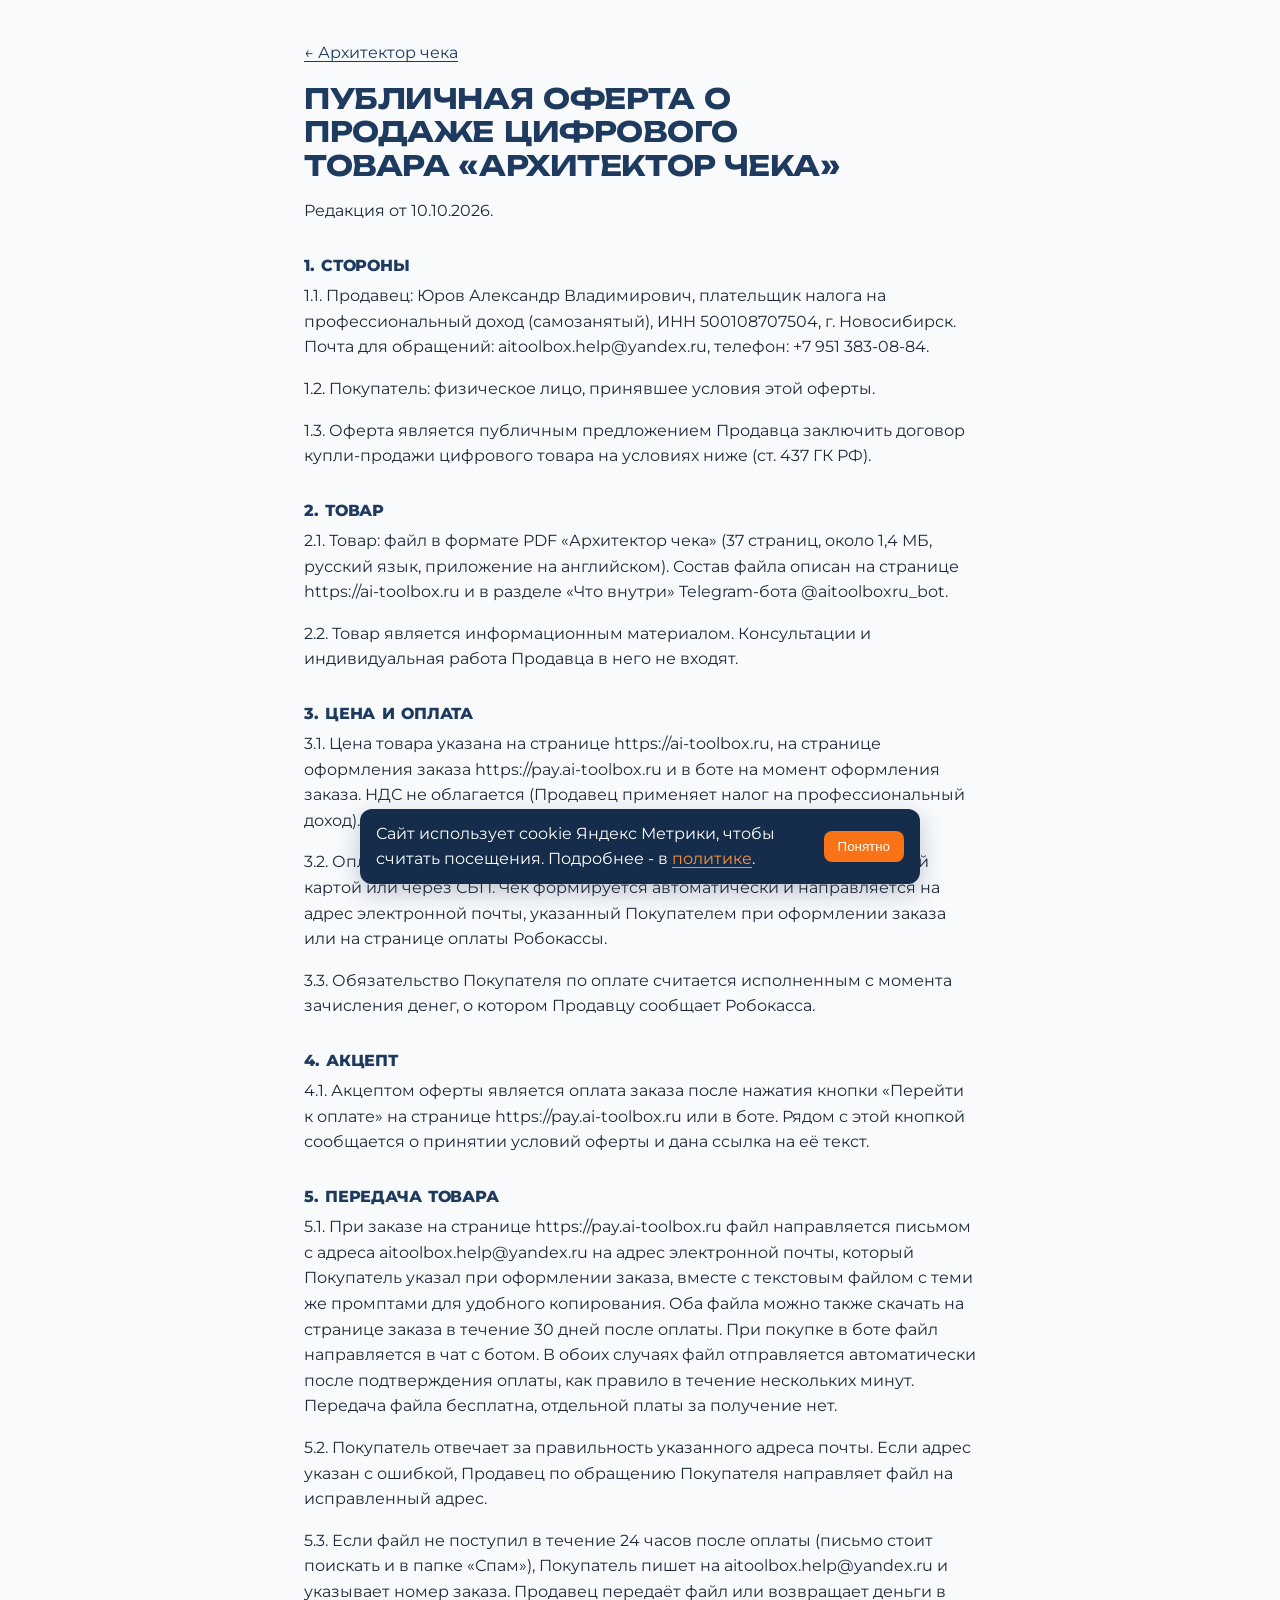
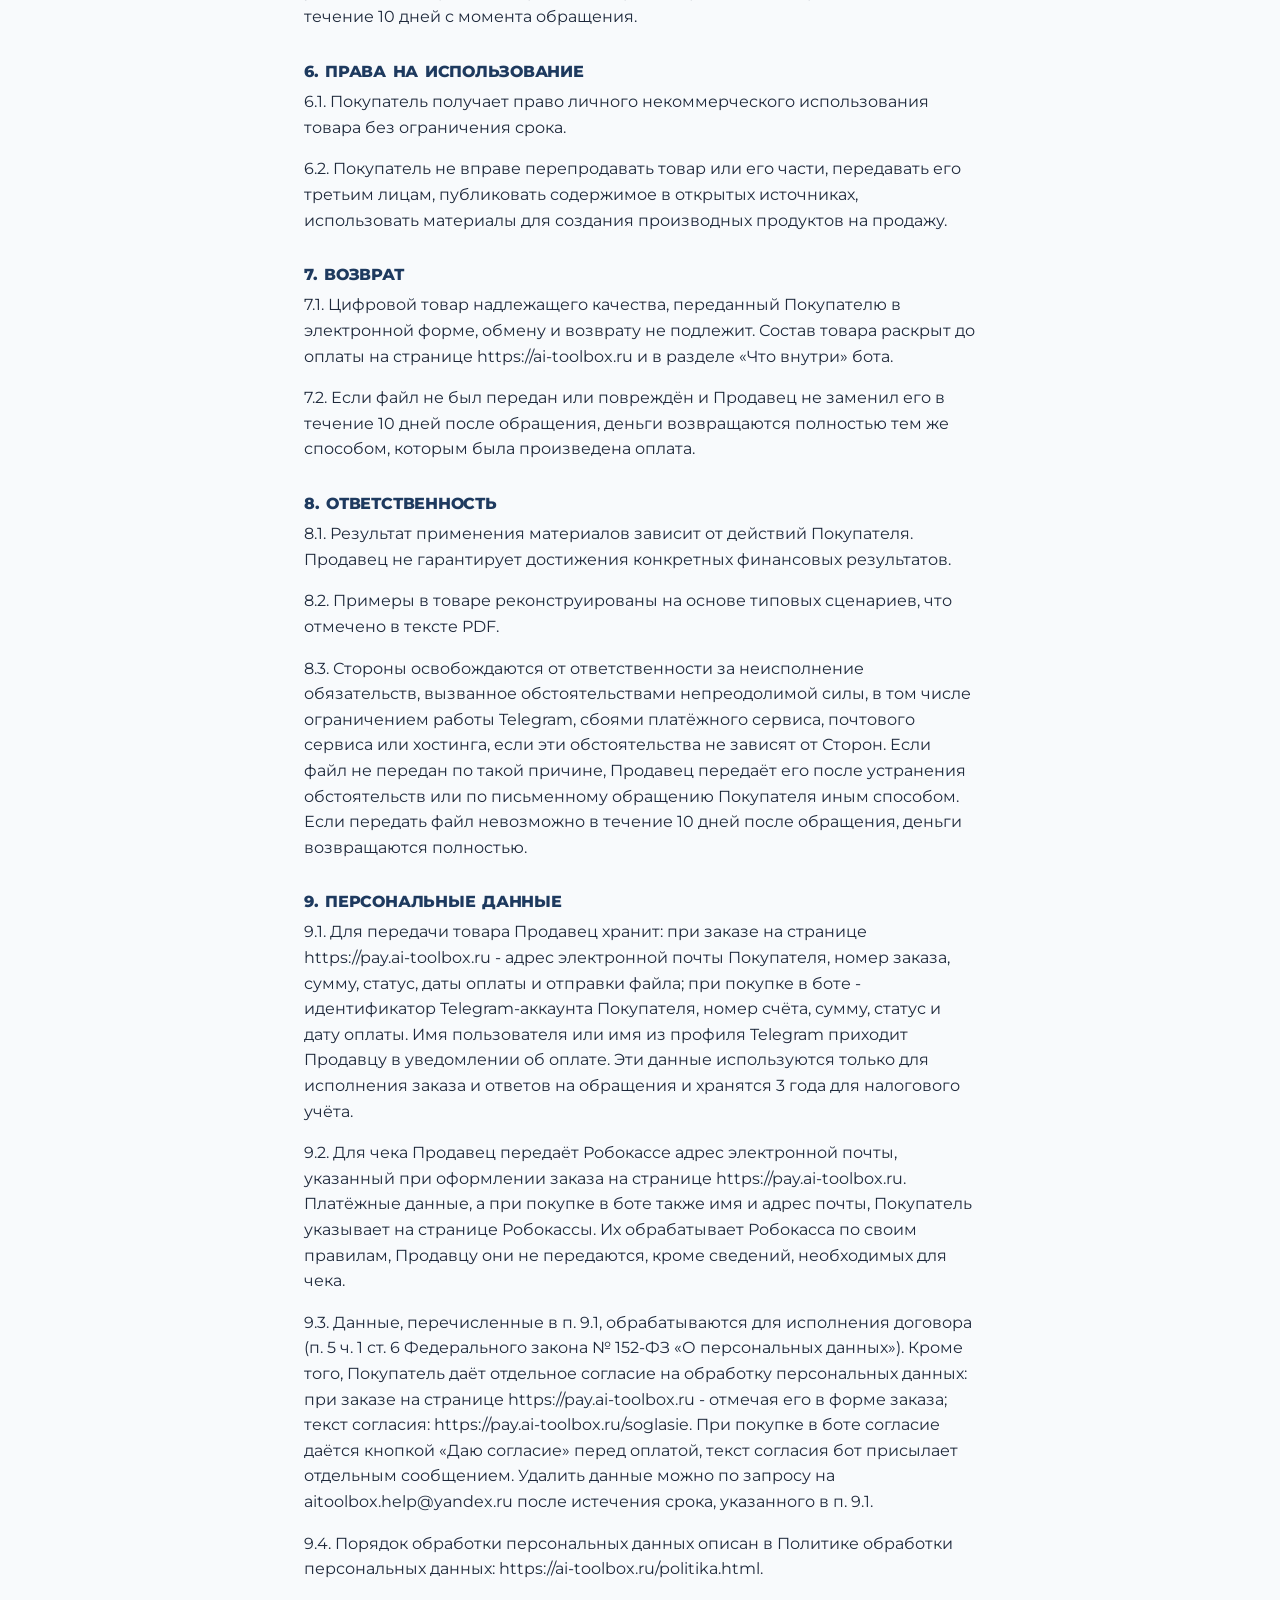
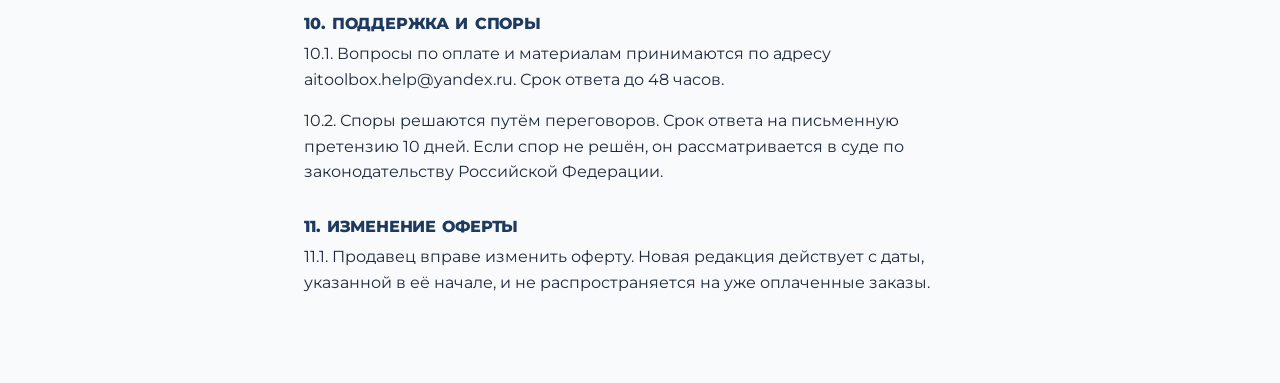
<file: oferta.html>
<!DOCTYPE html>
<html lang="ru">
<head>
<meta charset="utf-8">
<meta name="viewport" content="width=device-width, initial-scale=1">
<meta http-equiv="Content-Security-Policy" content="default-src 'self'; script-src 'self' 'unsafe-inline' https://mc.yandex.ru https://mc.yandex.com https://yastatic.net; style-src 'self' 'unsafe-inline'; img-src 'self' data: https://mc.yandex.ru https://mc.yandex.com https://pay.ai-toolbox.ru; font-src 'self'; connect-src https://mc.yandex.ru https://mc.yandex.com; frame-src blob: https://mc.yandex.ru https://mc.yandex.com; child-src blob: https://mc.yandex.ru https://mc.yandex.com; object-src 'none'; base-uri 'self'; form-action 'none'">
<meta name="referrer" content="strict-origin-when-cross-origin">
<title>Публичная оферта - Архитектор чека</title>
<meta name="robots" content="noindex">
<link rel="stylesheet" href="style.css">
</head>
<body>
<!-- Сгенерировано build.py из ai-toolbox/bot/oferta.txt. Руками не править. -->
<main class="doc">
<p><a href="index.html">← Архитектор чека</a></p>
<h1>ПУБЛИЧНАЯ ОФЕРТА О ПРОДАЖЕ ЦИФРОВОГО ТОВАРА «АРХИТЕКТОР ЧЕКА»</h1>
<p>Редакция от 10.10.2026.</p>
<h2>1. СТОРОНЫ</h2>
<p>1.1. Продавец: Юров Александр Владимирович, плательщик налога на профессиональный доход (самозанятый), ИНН 500108707504, г. Новосибирск. Почта для обращений: aitoolbox.help@yandex.ru, телефон: +7 951 383-08-84.</p>
<p>1.2. Покупатель: физическое лицо, принявшее условия этой оферты.</p>
<p>1.3. Оферта является публичным предложением Продавца заключить договор купли-продажи цифрового товара на условиях ниже (ст. 437 ГК РФ).</p>
<h2>2. ТОВАР</h2>
<p>2.1. Товар: файл в формате PDF «Архитектор чека» (37 страниц, около 1,4 МБ, русский язык, приложение на английском). Состав файла описан на странице https://ai-toolbox.ru и в разделе «Что внутри» Telegram-бота @aitoolboxru_bot.</p>
<p>2.2. Товар является информационным материалом. Консультации и индивидуальная работа Продавца в него не входят.</p>
<h2>3. ЦЕНА И ОПЛАТА</h2>
<p>3.1. Цена товара указана на странице https://ai-toolbox.ru, на странице оформления заказа https://pay.ai-toolbox.ru и в боте на момент оформления заказа. НДС не облагается (Продавец применяет налог на профессиональный доход).</p>
<p>3.2. Оплата производится через платёжный сервис Робокасса банковской картой или через СБП. Чек формируется автоматически и направляется на адрес электронной почты, указанный Покупателем при оформлении заказа или на странице оплаты Робокассы.</p>
<p>3.3. Обязательство Покупателя по оплате считается исполненным с момента зачисления денег, о котором Продавцу сообщает Робокасса.</p>
<h2>4. АКЦЕПТ</h2>
<p>4.1. Акцептом оферты является оплата заказа после нажатия кнопки «Перейти к оплате» на странице https://pay.ai-toolbox.ru или в боте. Рядом с этой кнопкой сообщается о принятии условий оферты и дана ссылка на её текст.</p>
<h2>5. ПЕРЕДАЧА ТОВАРА</h2>
<p>5.1. При заказе на странице https://pay.ai-toolbox.ru файл направляется письмом с адреса aitoolbox.help@yandex.ru на адрес электронной почты, который Покупатель указал при оформлении заказа, вместе с текстовым файлом с теми же промптами для удобного копирования. Оба файла можно также скачать на странице заказа в течение 30 дней после оплаты. При покупке в боте файл направляется в чат с ботом. В обоих случаях файл отправляется автоматически после подтверждения оплаты, как правило в течение нескольких минут. Передача файла бесплатна, отдельной платы за получение нет.</p>
<p>5.2. Покупатель отвечает за правильность указанного адреса почты. Если адрес указан с ошибкой, Продавец по обращению Покупателя направляет файл на исправленный адрес.</p>
<p>5.3. Если файл не поступил в течение 24 часов после оплаты (письмо стоит поискать и в папке «Спам»), Покупатель пишет на aitoolbox.help@yandex.ru и указывает номер заказа. Продавец передаёт файл или возвращает деньги в течение 10 дней с момента обращения.</p>
<h2>6. ПРАВА НА ИСПОЛЬЗОВАНИЕ</h2>
<p>6.1. Покупатель получает право личного некоммерческого использования товара без ограничения срока.</p>
<p>6.2. Покупатель не вправе перепродавать товар или его части, передавать его третьим лицам, публиковать содержимое в открытых источниках, использовать материалы для создания производных продуктов на продажу.</p>
<h2>7. ВОЗВРАТ</h2>
<p>7.1. Цифровой товар надлежащего качества, переданный Покупателю в электронной форме, обмену и возврату не подлежит. Состав товара раскрыт до оплаты на странице https://ai-toolbox.ru и в разделе «Что внутри» бота.</p>
<p>7.2. Если файл не был передан или повреждён и Продавец не заменил его в течение 10 дней после обращения, деньги возвращаются полностью тем же способом, которым была произведена оплата.</p>
<h2>8. ОТВЕТСТВЕННОСТЬ</h2>
<p>8.1. Результат применения материалов зависит от действий Покупателя. Продавец не гарантирует достижения конкретных финансовых результатов.</p>
<p>8.2. Примеры в товаре реконструированы на основе типовых сценариев, что отмечено в тексте PDF.</p>
<p>8.3. Стороны освобождаются от ответственности за неисполнение обязательств, вызванное обстоятельствами непреодолимой силы, в том числе ограничением работы Telegram, сбоями платёжного сервиса, почтового сервиса или хостинга, если эти обстоятельства не зависят от Сторон. Если файл не передан по такой причине, Продавец передаёт его после устранения обстоятельств или по письменному обращению Покупателя иным способом. Если передать файл невозможно в течение 10 дней после обращения, деньги возвращаются полностью.</p>
<h2>9. ПЕРСОНАЛЬНЫЕ ДАННЫЕ</h2>
<p>9.1. Для передачи товара Продавец хранит: при заказе на странице https://pay.ai-toolbox.ru - адрес электронной почты Покупателя, номер заказа, сумму, статус, даты оплаты и отправки файла; при покупке в боте - идентификатор Telegram-аккаунта Покупателя, номер счёта, сумму, статус и дату оплаты. Имя пользователя или имя из профиля Telegram приходит Продавцу в уведомлении об оплате. Эти данные используются только для исполнения заказа и ответов на обращения и хранятся 3 года для налогового учёта.</p>
<p>9.2. Для чека Продавец передаёт Робокассе адрес электронной почты, указанный при оформлении заказа на странице https://pay.ai-toolbox.ru. Платёжные данные, а при покупке в боте также имя и адрес почты, Покупатель указывает на странице Робокассы. Их обрабатывает Робокасса по своим правилам, Продавцу они не передаются, кроме сведений, необходимых для чека.</p>
<p>9.3. Данные, перечисленные в п. 9.1, обрабатываются для исполнения договора (п. 5 ч. 1 ст. 6 Федерального закона № 152-ФЗ «О персональных данных»). Кроме того, Покупатель даёт отдельное согласие на обработку персональных данных: при заказе на странице https://pay.ai-toolbox.ru - отмечая его в форме заказа; текст согласия: https://pay.ai-toolbox.ru/soglasie. При покупке в боте согласие даётся кнопкой «Даю согласие» перед оплатой, текст согласия бот присылает отдельным сообщением. Удалить данные можно по запросу на aitoolbox.help@yandex.ru после истечения срока, указанного в п. 9.1.</p>
<p>9.4. Порядок обработки персональных данных описан в Политике обработки персональных данных: https://ai-toolbox.ru/politika.html.</p>
<h2>10. ПОДДЕРЖКА И СПОРЫ</h2>
<p>10.1. Вопросы по оплате и материалам принимаются по адресу aitoolbox.help@yandex.ru. Срок ответа до 48 часов.</p>
<p>10.2. Споры решаются путём переговоров. Срок ответа на письменную претензию 10 дней. Если спор не решён, он рассматривается в суде по законодательству Российской Федерации.</p>
<h2>11. ИЗМЕНЕНИЕ ОФЕРТЫ</h2>
<p>11.1. Продавец вправе изменить оферту. Новая редакция действует с даты, указанной в её начале, и не распространяется на уже оплаченные заказы.</p>
</main>
<script src="/schet.js"></script>
</body>
</html>
</file>
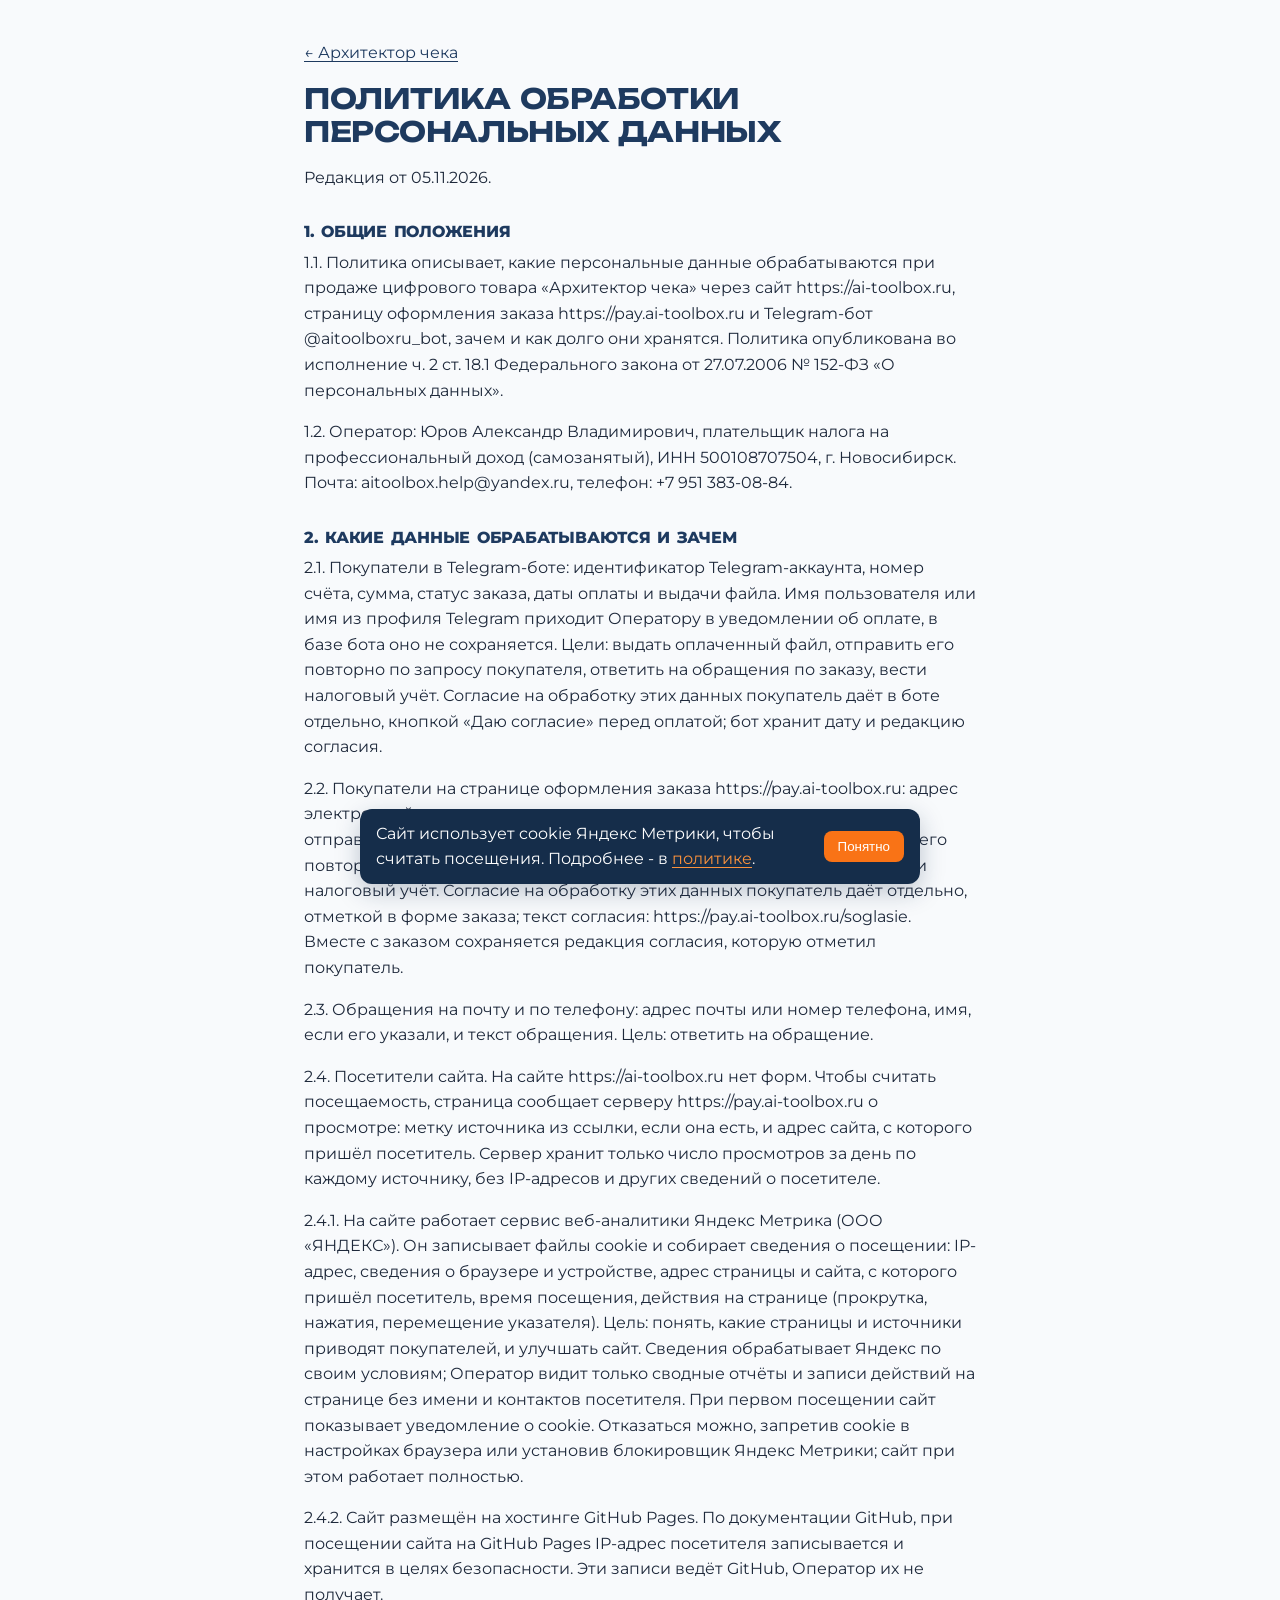
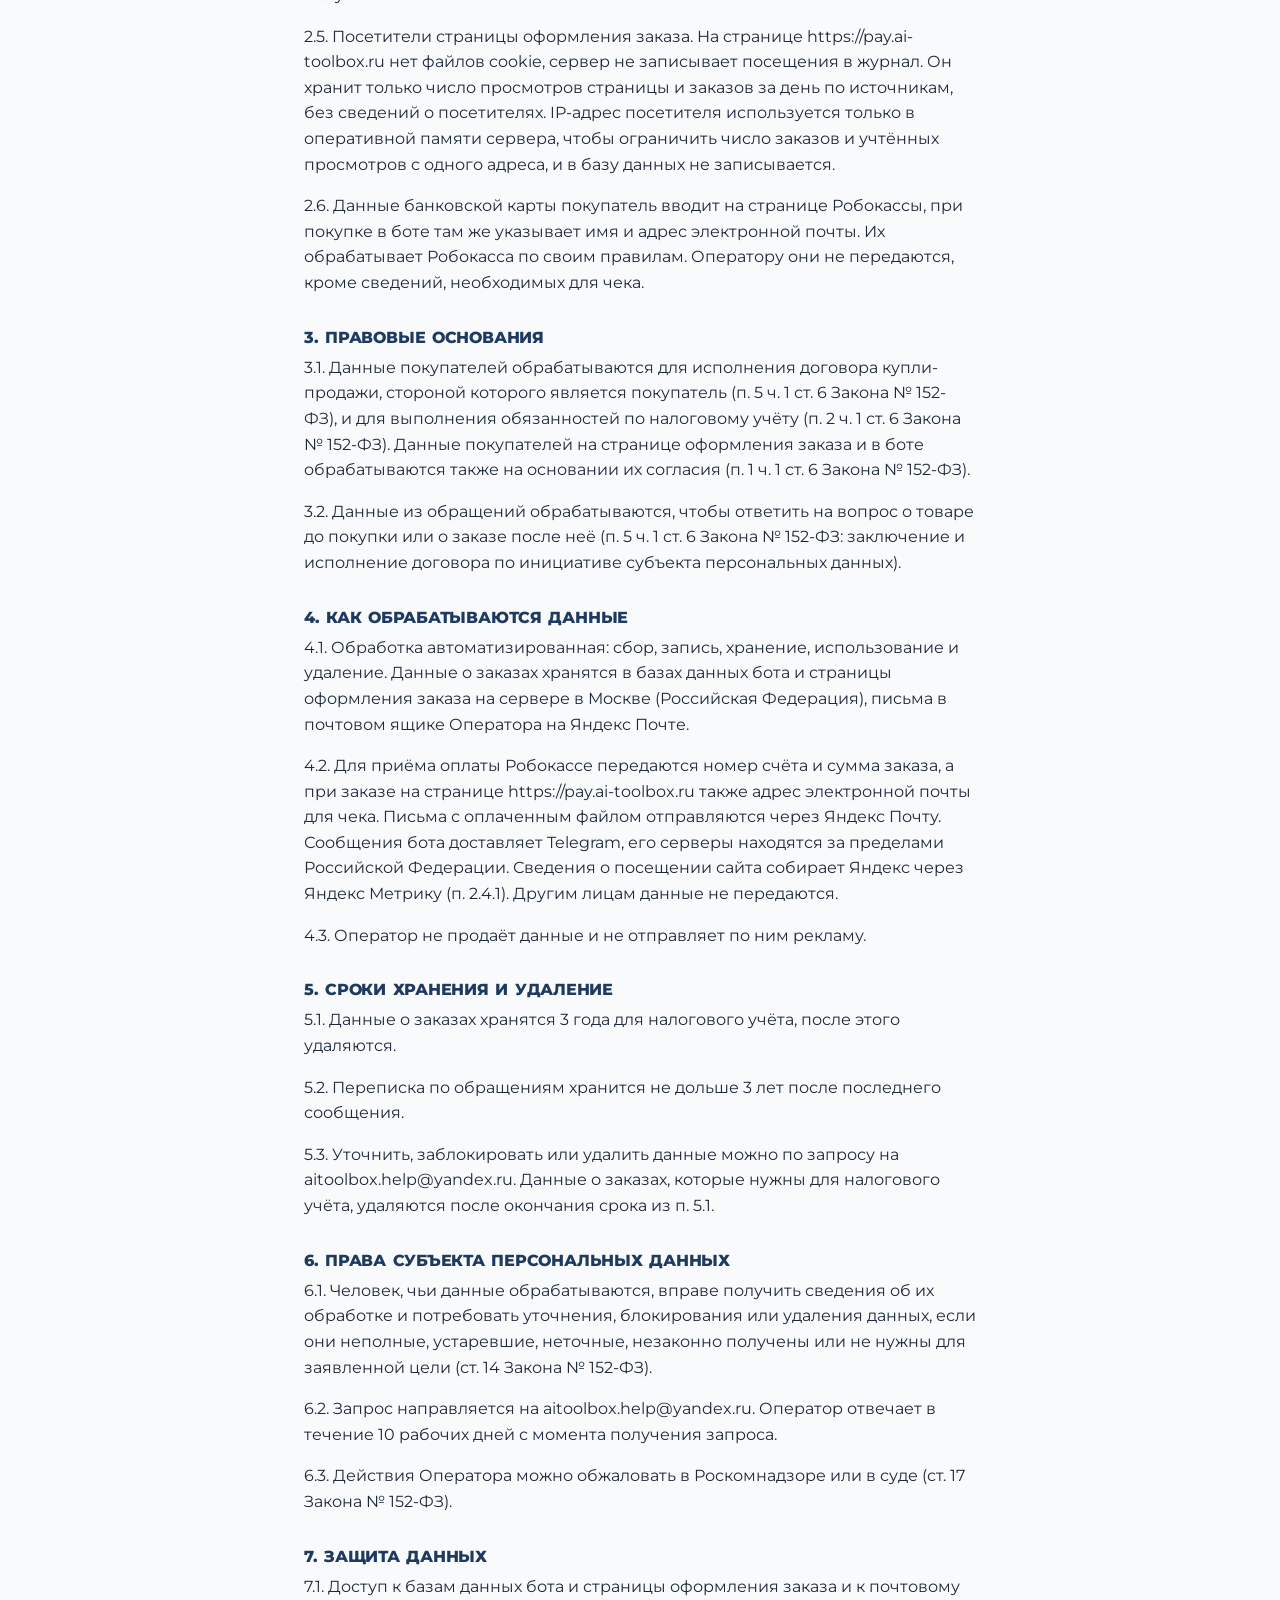
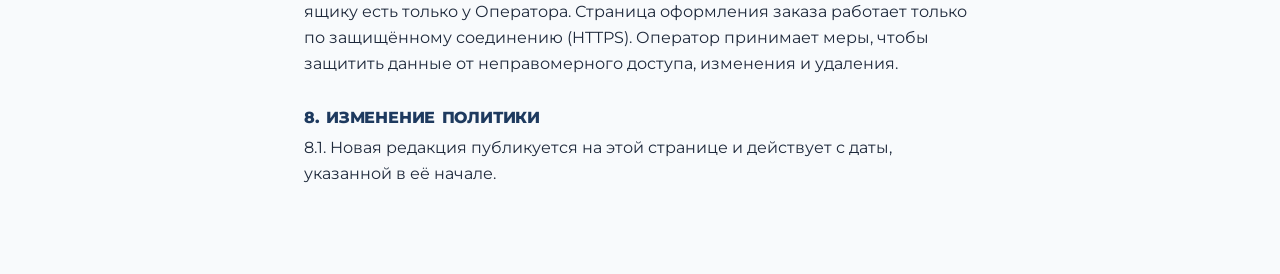
<file: politika.html>
<!DOCTYPE html>
<html lang="ru">
<head>
<meta charset="utf-8">
<meta name="viewport" content="width=device-width, initial-scale=1">
<meta http-equiv="Content-Security-Policy" content="default-src 'self'; script-src 'self' 'unsafe-inline' https://mc.yandex.ru https://mc.yandex.com https://yastatic.net; style-src 'self' 'unsafe-inline'; img-src 'self' data: https://mc.yandex.ru https://mc.yandex.com https://pay.ai-toolbox.ru; font-src 'self'; connect-src https://mc.yandex.ru https://mc.yandex.com; frame-src blob: https://mc.yandex.ru https://mc.yandex.com; child-src blob: https://mc.yandex.ru https://mc.yandex.com; object-src 'none'; base-uri 'self'; form-action 'none'">
<meta name="referrer" content="strict-origin-when-cross-origin">
<title>Политика обработки персональных данных - Архитектор чека</title>
<meta name="robots" content="noindex">
<link rel="stylesheet" href="style.css">
</head>
<body>
<!-- Сгенерировано build.py из ai-toolbox/site/politika.txt. Руками не править. -->
<main class="doc">
<p><a href="index.html">← Архитектор чека</a></p>
<h1>ПОЛИТИКА ОБРАБОТКИ ПЕРСОНАЛЬНЫХ ДАННЫХ</h1>
<p>Редакция от 05.11.2026.</p>
<h2>1. ОБЩИЕ ПОЛОЖЕНИЯ</h2>
<p>1.1. Политика описывает, какие персональные данные обрабатываются при продаже цифрового товара «Архитектор чека» через сайт https://ai-toolbox.ru, страницу оформления заказа https://pay.ai-toolbox.ru и Telegram-бот @aitoolboxru_bot, зачем и как долго они хранятся. Политика опубликована во исполнение ч. 2 ст. 18.1 Федерального закона от 27.07.2006 № 152-ФЗ «О персональных данных».</p>
<p>1.2. Оператор: Юров Александр Владимирович, плательщик налога на профессиональный доход (самозанятый), ИНН 500108707504, г. Новосибирск. Почта: aitoolbox.help@yandex.ru, телефон: +7 951 383-08-84.</p>
<h2>2. КАКИЕ ДАННЫЕ ОБРАБАТЫВАЮТСЯ И ЗАЧЕМ</h2>
<p>2.1. Покупатели в Telegram-боте: идентификатор Telegram-аккаунта, номер счёта, сумма, статус заказа, даты оплаты и выдачи файла. Имя пользователя или имя из профиля Telegram приходит Оператору в уведомлении об оплате, в базе бота оно не сохраняется. Цели: выдать оплаченный файл, отправить его повторно по запросу покупателя, ответить на обращения по заказу, вести налоговый учёт. Согласие на обработку этих данных покупатель даёт в боте отдельно, кнопкой «Даю согласие» перед оплатой; бот хранит дату и редакцию согласия.</p>
<p>2.2. Покупатели на странице оформления заказа https://pay.ai-toolbox.ru: адрес электронной почты, номер заказа, сумма, статус заказа, даты оплаты и отправки файла. Цели: отправить оплаченный файл письмом, отправить его повторно по запросу покупателя, ответить на обращения по заказу, вести налоговый учёт. Согласие на обработку этих данных покупатель даёт отдельно, отметкой в форме заказа; текст согласия: https://pay.ai-toolbox.ru/soglasie. Вместе с заказом сохраняется редакция согласия, которую отметил покупатель.</p>
<p>2.3. Обращения на почту и по телефону: адрес почты или номер телефона, имя, если его указали, и текст обращения. Цель: ответить на обращение.</p>
<p>2.4. Посетители сайта. На сайте https://ai-toolbox.ru нет форм. Чтобы считать посещаемость, страница сообщает серверу https://pay.ai-toolbox.ru о просмотре: метку источника из ссылки, если она есть, и адрес сайта, с которого пришёл посетитель. Сервер хранит только число просмотров за день по каждому источнику, без IP-адресов и других сведений о посетителе.</p>
<p>2.4.1. На сайте работает сервис веб-аналитики Яндекс Метрика (ООО «ЯНДЕКС»). Он записывает файлы cookie и собирает сведения о посещении: IP-адрес, сведения о браузере и устройстве, адрес страницы и сайта, с которого пришёл посетитель, время посещения, действия на странице (прокрутка, нажатия, перемещение указателя). Цель: понять, какие страницы и источники приводят покупателей, и улучшать сайт. Сведения обрабатывает Яндекс по своим условиям; Оператор видит только сводные отчёты и записи действий на странице без имени и контактов посетителя. При первом посещении сайт показывает уведомление о cookie. Отказаться можно, запретив cookie в настройках браузера или установив блокировщик Яндекс Метрики; сайт при этом работает полностью.</p>
<p>2.4.2. Сайт размещён на хостинге GitHub Pages. По документации GitHub, при посещении сайта на GitHub Pages IP-адрес посетителя записывается и хранится в целях безопасности. Эти записи ведёт GitHub, Оператор их не получает.</p>
<p>2.5. Посетители страницы оформления заказа. На странице https://pay.ai-toolbox.ru нет файлов cookie, сервер не записывает посещения в журнал. Он хранит только число просмотров страницы и заказов за день по источникам, без сведений о посетителях. IP-адрес посетителя используется только в оперативной памяти сервера, чтобы ограничить число заказов и учтённых просмотров с одного адреса, и в базу данных не записывается.</p>
<p>2.6. Данные банковской карты покупатель вводит на странице Робокассы, при покупке в боте там же указывает имя и адрес электронной почты. Их обрабатывает Робокасса по своим правилам. Оператору они не передаются, кроме сведений, необходимых для чека.</p>
<h2>3. ПРАВОВЫЕ ОСНОВАНИЯ</h2>
<p>3.1. Данные покупателей обрабатываются для исполнения договора купли-продажи, стороной которого является покупатель (п. 5 ч. 1 ст. 6 Закона № 152-ФЗ), и для выполнения обязанностей по налоговому учёту (п. 2 ч. 1 ст. 6 Закона № 152-ФЗ). Данные покупателей на странице оформления заказа и в боте обрабатываются также на основании их согласия (п. 1 ч. 1 ст. 6 Закона № 152-ФЗ).</p>
<p>3.2. Данные из обращений обрабатываются, чтобы ответить на вопрос о товаре до покупки или о заказе после неё (п. 5 ч. 1 ст. 6 Закона № 152-ФЗ: заключение и исполнение договора по инициативе субъекта персональных данных).</p>
<h2>4. КАК ОБРАБАТЫВАЮТСЯ ДАННЫЕ</h2>
<p>4.1. Обработка автоматизированная: сбор, запись, хранение, использование и удаление. Данные о заказах хранятся в базах данных бота и страницы оформления заказа на сервере в Москве (Российская Федерация), письма в почтовом ящике Оператора на Яндекс Почте.</p>
<p>4.2. Для приёма оплаты Робокассе передаются номер счёта и сумма заказа, а при заказе на странице https://pay.ai-toolbox.ru также адрес электронной почты для чека. Письма с оплаченным файлом отправляются через Яндекс Почту. Сообщения бота доставляет Telegram, его серверы находятся за пределами Российской Федерации. Сведения о посещении сайта собирает Яндекс через Яндекс Метрику (п. 2.4.1). Другим лицам данные не передаются.</p>
<p>4.3. Оператор не продаёт данные и не отправляет по ним рекламу.</p>
<h2>5. СРОКИ ХРАНЕНИЯ И УДАЛЕНИЕ</h2>
<p>5.1. Данные о заказах хранятся 3 года для налогового учёта, после этого удаляются.</p>
<p>5.2. Переписка по обращениям хранится не дольше 3 лет после последнего сообщения.</p>
<p>5.3. Уточнить, заблокировать или удалить данные можно по запросу на aitoolbox.help@yandex.ru. Данные о заказах, которые нужны для налогового учёта, удаляются после окончания срока из п. 5.1.</p>
<h2>6. ПРАВА СУБЪЕКТА ПЕРСОНАЛЬНЫХ ДАННЫХ</h2>
<p>6.1. Человек, чьи данные обрабатываются, вправе получить сведения об их обработке и потребовать уточнения, блокирования или удаления данных, если они неполные, устаревшие, неточные, незаконно получены или не нужны для заявленной цели (ст. 14 Закона № 152-ФЗ).</p>
<p>6.2. Запрос направляется на aitoolbox.help@yandex.ru. Оператор отвечает в течение 10 рабочих дней с момента получения запроса.</p>
<p>6.3. Действия Оператора можно обжаловать в Роскомнадзоре или в суде (ст. 17 Закона № 152-ФЗ).</p>
<h2>7. ЗАЩИТА ДАННЫХ</h2>
<p>7.1. Доступ к базам данных бота и страницы оформления заказа и к почтовому ящику есть только у Оператора. Страница оформления заказа работает только по защищённому соединению (HTTPS). Оператор принимает меры, чтобы защитить данные от неправомерного доступа, изменения и удаления.</p>
<h2>8. ИЗМЕНЕНИЕ ПОЛИТИКИ</h2>
<p>8.1. Новая редакция публикуется на этой странице и действует с даты, указанной в её начале.</p>
</main>
<script src="/schet.js"></script>
</body>
</html>
</file>
<file: chertezh.css>
/* Сайт ai-toolbox.ru, стиль «Чертёж» (вариант A, утверждён Александром 04.11.2026).
   Цвета - только токены AI Toolbox, кегли 12-40 + 56/72 для первого экрана и чисел-итогов (rules/design/brand.md). */
@font-face { font-family: "Montserrat"; src: url("/fonts/Montserrat.woff2") format("woff2"); font-weight: 100 900; font-display: swap; }
@font-face { font-family: "Unbounded"; src: url("/fonts/Unbounded.woff2") format("woff2"); font-weight: 200 900; font-display: swap; }

:root {
  --bg: #f8fafc; --bg2: #f0f4f8; --white: #ffffff; --text: #1e293b; --muted: #64748b; --border: #e2e8f0;
  --navy: #1e3a5f; --navy-dark: #152d4a; --orange: #f97316; --orange-light: #fb923c;
  --line: rgba(255, 255, 255, 0.07); --line2: rgba(255, 255, 255, 0.14);
  --ink: rgba(30, 58, 95, 0.07);
  --r-card: 16px; --r-btn: 12px; --r-sm: 8px;
  --shadow: 0 8px 24px rgba(21, 45, 74, 0.10);
  --wide: 1120px; --col: 720px; --ease: cubic-bezier(0.16, 1, 0.3, 1);
}
* { box-sizing: border-box; }
html { -webkit-text-size-adjust: 100%; scroll-behavior: smooth; }
body { margin: 0; background: var(--bg); color: var(--text); font: 16px/1.6 "Montserrat", sans-serif; }
img { max-width: 100%; height: auto; display: block; }
a { color: var(--navy); text-underline-offset: 3px; }
h1, h2, h3 { font-family: "Unbounded", sans-serif; color: var(--navy); font-weight: 700; letter-spacing: -0.015em; line-height: 1.2; margin: 0 0 16px; text-wrap: balance; }
h2 { font-size: 40px; } h3 { font-size: 20px; }
p { margin: 0 0 16px; }
.wrap { max-width: var(--wide); margin: 0 auto; padding: 0 24px; }
:focus-visible { outline: 3px solid var(--navy); outline-offset: 3px; }
.dark :focus-visible { outline-color: var(--orange); }

/* ---------- калька: сетка на тёмно-синем и на светлом ---------- */
.dark { background-color: var(--navy); color: var(--white);
  background-image: linear-gradient(var(--line2) 1px, transparent 1px), linear-gradient(90deg, var(--line2) 1px, transparent 1px),
    linear-gradient(var(--line) 1px, transparent 1px), linear-gradient(90deg, var(--line) 1px, transparent 1px);
  background-size: 96px 96px, 96px 96px, 24px 24px, 24px 24px; background-position: -1px -1px; }
.dark h1, .dark h2, .dark h3 { color: var(--white); }
.paper { background-color: var(--bg);
  background-image: linear-gradient(var(--ink) 1px, transparent 1px), linear-gradient(90deg, var(--ink) 1px, transparent 1px);
  background-size: 24px 24px; }

/* метка раздела: «лист 01» как в штампе чертежа */
.sheet-no { display: inline-flex; align-items: center; gap: 12px; font-size: 12px; font-weight: 700; letter-spacing: 0.12em; text-transform: uppercase; color: var(--muted); margin-bottom: 16px; }
.sheet-no::before { content: ""; width: 24px; height: 2px; background: var(--orange); }
.dark .sheet-no { color: rgba(255, 255, 255, 0.8); }

/* ---------- кнопки ---------- */
.btn { display: inline-block; font: 800 16px/1.2 "Montserrat", sans-serif; text-decoration: none; text-align: center; border-radius: var(--r-btn); padding: 16px 28px; border: 0; cursor: pointer; transition: background-color .2s var(--ease), color .2s var(--ease), box-shadow .2s var(--ease), transform .2s var(--ease); }
.btn:active { transform: translateY(1px); }
.btn-primary { background: var(--orange); color: var(--navy-dark); }
.btn-primary:hover { background: var(--orange-light); }
.btn-outline { box-shadow: inset 0 0 0 2px var(--navy); color: var(--navy); background: transparent; }
.btn-outline:hover { background: var(--navy); color: var(--white); }
.dark .btn-outline { box-shadow: inset 0 0 0 2px rgba(255, 255, 255, 0.5); color: var(--white); }
.dark .btn-outline:hover { background: var(--white); color: var(--navy); box-shadow: inset 0 0 0 2px var(--white); }
.btn-sm { font-size: 14px; padding: 12px 20px; }

/* ---------- шапка ---------- */
.top { display: flex; justify-content: space-between; align-items: center; gap: 16px; padding-top: 24px; padding-bottom: 24px; }
.logo { font: 700 14px "Unbounded", sans-serif; letter-spacing: 0.08em; color: var(--white); text-decoration: none; white-space: nowrap; }
.nav { display: flex; align-items: center; gap: 24px; }
.nav a:not(.btn) { color: rgba(255, 255, 255, 0.82); font-size: 14px; font-weight: 600; text-decoration: none; }
.nav a:not(.btn):hover, .nav a[aria-current] { color: var(--white); text-decoration: underline; text-underline-offset: 6px; }

/* ---------- размерная линия: засечки по краям и подпись по центру ---------- */
.dim { position: relative; height: 24px; color: var(--orange-light); font-size: 12px; font-weight: 700; }
.dim::before { content: ""; position: absolute; left: 0; right: 0; top: 11px; height: 1px; background: currentColor; }
.dim i { position: absolute; top: 4px; width: 1px; height: 16px; background: currentColor; }
.dim i:first-child { left: 0; } .dim i:last-child { right: 0; }
.dim span { position: relative; display: table; margin: 0 auto; padding: 0 8px; background: var(--navy); line-height: 24px; }

/* выноска: тонкая линия к числу и подпись */
.callout { display: flex; align-items: center; gap: 8px; font-size: 12px; font-weight: 700; color: var(--muted); }
.callout::before { content: ""; width: 32px; height: 1px; background: var(--orange); }
.dark .callout { color: rgba(255, 255, 255, 0.8); }

.reveal { opacity: 0; transform: translateY(16px); transition: opacity .7s var(--ease), transform .7s var(--ease); }
.reveal.in { opacity: 1; transform: none; }

footer { padding: 40px 0; font-size: 14px; color: var(--muted); }
footer .wrap { display: flex; flex-wrap: wrap; justify-content: space-between; gap: 16px; }
footer a { color: var(--muted); }
footer a:hover { color: var(--navy); }

@media (max-width: 600px) {
  .wrap { padding: 0 16px; }
  h2 { font-size: 28px; }
  .btn { width: 100%; }
  .nav { gap: 16px; }
  .nav .hide-m { display: none; }
}
/* ---------- движение при прокрутке (motion.js; без JS и при reduced-motion не включается) ---------- */
.mo .mw { display: inline-block; overflow: hidden; vertical-align: bottom; padding: 0.12em 0 0.1em; margin: -0.12em 0 -0.1em; }
.mo .mwi { display: inline-block; transform: translateY(105%); transition: transform 1s var(--ease); will-change: transform; }
.mo .m-words.in .mwi { transform: none; }
.mo .m-up { opacity: 0; transform: translateY(24px); filter: blur(4px); transition: opacity 1s var(--ease), transform 1s var(--ease), filter 1s var(--ease); }
.mo .m-up.in { opacity: 1; transform: none; filter: none; }
.mo .m-li { opacity: 0; transform: translateY(12px); transition: opacity .8s var(--ease), transform .8s var(--ease); }
.mo .m-up.in .m-li, .mo .in > .m-li { opacity: 1; transform: none; }
.mo .reveal { opacity: 1; transform: none; }
.mo .dim::before { transform: scaleX(0); transition: transform 1.4s var(--ease) .3s; }
.mo .in .dim::before { transform: scaleX(1); }
.mo .m-scrub .ms { opacity: 0.2; transition: opacity .4s var(--ease); }
.mo .m-scrub .ms.on { opacity: 1; }
.mo .m-scrub { font-family: "Unbounded", sans-serif; font-weight: 700; font-size: 20px; line-height: 1.5; letter-spacing: -0.015em; color: var(--navy); max-width: 720px; margin-top: 8px; }
.mo .dark .m-scrub { color: var(--white); }
@media (max-width: 600px) { .mo .m-scrub { font-size: 16px; } }

@media (prefers-reduced-motion: reduce) {
  html { scroll-behavior: auto; }
  .reveal { opacity: 1; transform: none; transition: none; }
  * { transition-duration: 0s !important; }
}
</file>
<file: stati/stati.css>
/* AI Toolbox: раздел /stati/ и текст под калькулятором. Подключается после /chertezh.css (стиль «Чертёж»).
   Цвета, кегли (12-40, 56 - заголовок первого экрана), отступы (шаг 4px), скругления - rules/design/brand.md. */

/* ---------- шапка: тёмно-синяя полоса, как первый экран главной ---------- */
.st-band { padding-bottom: 64px; }
.st-band ::selection { background: var(--orange); color: var(--navy-dark); }
.st-band :focus-visible { outline-color: var(--orange); }
.st-head { padding-top: 24px; display: grid; grid-template-columns: 240px minmax(0, var(--col)); column-gap: 48px; justify-content: center; }
.st-head-plain { display: block; max-width: var(--wide); }
.st-head-plain .st-lead { max-width: var(--col); }
.st-head > * { grid-column: 2; }
.st-head h1 { color: var(--white); font-size: 40px; line-height: 1.2; }
.st-crumbs { font-size: 14px; color: rgba(255, 255, 255, 0.82); margin-bottom: 16px; }
.st-crumbs a { color: rgba(255, 255, 255, 0.82); }
.st-crumbs a:hover { color: var(--white); }
.st-crumbs span { color: var(--white); }
.st-lead { font-size: 20px; line-height: 1.5; color: var(--white); margin-bottom: 16px; }
.st-meta { font-size: 14px; color: var(--orange-light); font-weight: 700; margin: 0; }

/* ---------- раскладка: оглавление слева, колонка текста 720 ---------- */
.st-layout { display: grid; grid-template-columns: 240px minmax(0, var(--col)); gap: 48px; justify-content: center; padding-top: 48px; padding-bottom: 64px; }
.st-aside { position: sticky; top: 24px; align-self: start; }
.st-toc, .st-toc:first-child { border: 0; }
.st-toc summary { padding: 0; pointer-events: none; }
.st-toc summary::after { display: none; }
.st-toc summary { font-family: "Unbounded", sans-serif; font-weight: 700; font-size: 14px; color: var(--navy); cursor: pointer; list-style: none; margin-bottom: 12px; }
.st-toc summary::-webkit-details-marker { display: none; }
.st-toc ol { list-style: none; margin: 0; padding: 0; border-left: 2px solid var(--border); }
.st-toc li a { display: block; font-size: 14px; line-height: 1.4; color: var(--muted); text-decoration: none; padding: 8px 0 8px 16px; margin-left: -2px; border-left: 2px solid transparent; transition: color .2s var(--ease), border-color .2s var(--ease); }
.st-toc li a:hover { color: var(--navy); }
.st-toc li a.is-here { color: var(--navy); border-left-color: var(--orange); font-weight: 600; }
.st-mini { display: block; margin-top: 24px; padding: 16px; border-radius: var(--r-card); background: var(--bg2); font-size: 14px; font-weight: 700; color: var(--navy); text-decoration: none; transition: background-color .2s var(--ease); }
.st-mini:hover { background: var(--border); }

/* ---------- текст статьи ---------- */
.st-cover { margin: 0 0 40px; }
.st-cover img { border-radius: var(--r-card); box-shadow: var(--shadow); }
.st-prose { font-size: 16px; line-height: 1.75; }
.st-prose h2 { font-size: 28px; margin: 48px 0 16px; scroll-margin-top: 24px; }
.st-prose h3 { font-size: 20px; margin: 32px 0 12px; }
.st-prose ul, .st-prose ol { padding-left: 24px; margin: 0 0 16px; }
.st-prose li { margin-bottom: 8px; }
.st-prose li::marker { color: var(--navy); font-weight: 700; }
.st-prose strong { color: var(--navy); }
.st-formula { background: var(--bg2); border-radius: var(--r-sm); padding: 16px 20px; font-weight: 700; color: var(--navy); }
.st-table { overflow-x: auto; margin: 24px 0; border: 1px solid var(--border); border-radius: var(--r-card); background: var(--white); }
.st-table table { width: 100%; border-collapse: collapse; font-size: 14px; line-height: 1.5; }
.st-table th, .st-table td { text-align: left; vertical-align: top; padding: 12px 16px; border-bottom: 1px solid var(--border); }
.st-table tr:last-child td { border-bottom: 0; }
.st-table th { background: var(--bg2); color: var(--navy); font-weight: 700; }

/* «Коротко»: первый абзац статьи - короткий ответ на вопрос из поиска */
.st-prose > p:first-child { position: relative; font-size: 20px; line-height: 1.6; color: var(--navy); font-weight: 500; padding: 24px; background: var(--white); border: 1px solid var(--border); border-radius: var(--r-card); }
.st-prose > p:first-child::before { content: "Коротко: "; font-weight: 700; color: var(--navy); }

/* ползунок «сколько клиентов можно потерять» */
.st-raise { margin: 24px 0 32px; padding: 24px; border-radius: var(--r-card); background: var(--navy); color: var(--white); }
.st-raise p { margin: 0; }
.st-raise-q { font-size: 16px; }
.st-raise-q b { font: 700 28px/1.2 "Unbounded", sans-serif; color: var(--orange-light); margin-left: 8px; }
.st-raise input { width: 100%; margin: 16px 0; accent-color: var(--orange); }
.st-raise-a output { font: 700 20px/1.3 "Unbounded", sans-serif; color: var(--white); }
.st-calc-article { padding-top: 64px; padding-bottom: 32px; }
.st-calc-article .st-prose { max-width: var(--col); }

/* готовые тексты сообщений: карточка с кнопкой «Скопировать» */
.st-prose blockquote { position: relative; margin: 16px 0 24px; padding: 20px 20px 16px; background: var(--white); border: 1px solid var(--border); border-radius: var(--r-card); box-shadow: var(--shadow); }
.st-prose blockquote p:last-of-type { margin-bottom: 12px; }
.st-copy { font: 700 14px/1 "Montserrat", sans-serif; color: var(--navy); background: transparent; border: 0; border-radius: var(--r-sm); box-shadow: inset 0 0 0 2px var(--navy); padding: 8px 12px; cursor: pointer; transition: background-color .2s var(--ease), color .2s var(--ease); }
.st-copy:hover { background: var(--navy); color: var(--white); }
.st-copy:active { transform: translateY(1px); }

/* ---------- предложение продукта ---------- */
.st-offer { margin-top: 64px; padding: 40px; border-radius: var(--r-card); color: var(--white); }
.st-offer h2 { color: var(--white); font-size: 28px; margin-bottom: 12px; }
.st-offer p { margin-bottom: 24px; }
.st-offer-kicker { font-size: 14px; font-weight: 700; color: var(--orange-light); margin-bottom: 8px !important; }
.st-offer-row { display: flex; flex-wrap: wrap; align-items: center; gap: 24px; }
.st-offer-more { color: var(--white); font-weight: 700; }
.st-offer :focus-visible { outline-color: var(--orange); }

/* ---------- карточки статей ---------- */
.st-more { background: var(--bg2); padding: 64px 0; }
.st-more h2 { font-size: 28px; margin-bottom: 24px; }
.st-cards { display: grid; grid-template-columns: repeat(auto-fit, minmax(240px, 1fr)); gap: 24px; }
.st-card { display: flex; flex-direction: column; gap: 8px; padding: 12px 12px 20px; background: var(--white); border: 1px solid var(--border); border-radius: var(--r-card); color: var(--text); text-decoration: none; transition: box-shadow .2s var(--ease), transform .2s var(--ease); }
.st-card:hover { box-shadow: var(--shadow); transform: translateY(-4px); }
.st-card:active { transform: translateY(-2px); }
.st-card img { border-radius: var(--r-sm); margin-bottom: 8px; }
.st-card b { font-family: "Unbounded", sans-serif; font-size: 16px; line-height: 1.3; color: var(--navy); padding: 0 4px; }
.st-card span { font-size: 14px; color: var(--muted); padding: 0 4px; }
.st-list { padding-top: 48px; padding-bottom: 64px; }
.st-list .st-offer { max-width: var(--col); }

@media (max-width: 960px) {
  .st-layout { grid-template-columns: minmax(0, 1fr); gap: 24px; padding-top: 32px; }
  .st-aside { position: static; }
  .st-toc { background: var(--white); border: 1px solid var(--border); border-radius: var(--r-card); padding: 16px; }
  .st-head { display: block; }
  .st-toc, .st-toc:first-child { border: 1px solid var(--border); }
  .st-toc summary { margin-bottom: 0; pointer-events: auto; padding-right: 32px; }
  .st-toc summary { position: relative; }
  .st-toc summary::after { content: ""; display: block; position: absolute; right: 4px; top: 2px; width: 10px; height: 10px; border-right: 2px solid var(--navy); border-bottom: 2px solid var(--navy); transform: rotate(45deg); transition: transform .3s var(--ease); }
  .st-toc[open] summary::after { transform: rotate(225deg); top: 8px; }
  .st-toc[open] summary { margin-bottom: 12px; }
  .st-mini { display: none; }
}
@media (max-width: 600px) {
  .wrap { padding-left: 16px; padding-right: 16px; }
  .st-nav { gap: 16px; }
  .st-nav a[href="/kalkulyator/"] { display: none; }
  .st-head h1 { font-size: 28px; }
  .st-lead { font-size: 16px; }
  .st-prose h2 { font-size: 20px; margin-top: 40px; }
  .st-offer { padding: 24px; }
  .st-offer .btn { width: 100%; }
}
@media (prefers-reduced-motion: reduce) { .st-card, .st-toc li a { transition: none; } .st-card:hover { transform: none; } }
</file>
<file: style.css>
/* AI Toolbox: страница «Архитектор чека».
   Цвета, шрифты, кегли, отступы и скругления - только из rules/design/brand.md. */

@font-face {
  font-family: "Montserrat";
  src: url("fonts/Montserrat.woff2") format("woff2");
  font-weight: 100 900;
  font-display: swap;
}
@font-face {
  font-family: "Unbounded";
  src: url("fonts/Unbounded.woff2") format("woff2");
  font-weight: 200 900;
  font-display: swap;
}

:root {
  --bg: #f8fafc;
  --bg2: #f0f4f8;
  --white: #ffffff;
  --text: #1e293b;
  --muted: #64748b;
  --border: #e2e8f0;
  --navy: #1e3a5f;
  --navy-dark: #152d4a;
  --orange: #f97316;
  --orange-light: #fb923c;

  --r-card: 16px;
  --r-btn: 12px;
  --r-sm: 8px;
  --shadow: 0 8px 24px rgba(21, 45, 74, 0.10);
  --shadow-pop: 0 16px 40px rgba(21, 45, 74, 0.28);
  --col: 720px;
  --wide: 1120px;
  --ease: cubic-bezier(0.16, 1, 0.3, 1);
}

* { box-sizing: border-box; }
html { -webkit-text-size-adjust: 100%; scroll-behavior: smooth; scrollbar-color: var(--navy) var(--bg2); }
body {
  margin: 0;
  background: var(--bg);
  color: var(--text);
  font-family: "Montserrat", sans-serif;
  font-size: 16px;
  line-height: 1.6;
  caret-color: var(--orange);
}
::selection { background: var(--navy); color: var(--white); }
.stage-field ::selection, .final ::selection { background: var(--orange); color: var(--navy-dark); }
img { max-width: 100%; height: auto; display: block; }
a { color: var(--navy); text-underline-offset: 3px; text-decoration-thickness: 1px; }
a:hover { text-decoration-thickness: 2px; }

h1, h2, h3 {
  font-family: "Unbounded", sans-serif;
  color: var(--navy);
  font-weight: 700;
  letter-spacing: -0.015em;
  line-height: 1.2;
  margin: 0 0 16px;
  text-wrap: balance;
  word-spacing: 0.12em;
}
h1 { font-size: 40px; }
h2 { font-size: 28px; }
h3 { font-size: 20px; }
p { margin: 0 0 16px; }
.muted { color: var(--muted); font-size: 14px; }

.wrap { max-width: var(--wide); margin: 0 auto; padding-left: 24px; padding-right: 24px; }
.split { display: grid; grid-template-columns: 1fr 1fr; gap: 64px; align-items: start; }
.intro { max-width: 640px; margin-bottom: 40px; }
.sheet { padding: 96px 0; }
.sheet.alt { background: var(--bg2); }

/* ---------- кнопки: основная (акцент) и вторичная (контур) ---------- */
.btn {
  display: inline-block;
  font-family: "Montserrat", sans-serif;
  font-size: 16px;
  font-weight: 800;
  text-decoration: none;
  text-align: center;
  border-radius: var(--r-btn);
  padding: 16px 28px;
  transition: background-color .2s var(--ease), color .2s var(--ease), transform .2s var(--ease), box-shadow .2s var(--ease);
}
.btn:active { transform: translateY(1px); }
.btn-primary { background: var(--orange); color: var(--navy-dark); }
.btn-primary:hover { background: var(--orange-light); }
.btn-outline { box-shadow: inset 0 0 0 2px var(--white); color: var(--white); }
.btn-outline:hover { background: var(--white); color: var(--navy); }
.btn-ghost { font-size: 14px; padding: 12px 20px; color: var(--white); box-shadow: inset 0 0 0 2px rgba(255, 255, 255, 0.32); }
.btn-ghost:hover { box-shadow: inset 0 0 0 2px var(--white); }
.btn:focus-visible, button:focus-visible, summary:focus-visible, a:focus-visible { outline: 3px solid var(--navy); outline-offset: 3px; }
/* на тёмно-синем поле кольцо фокуса оранжевое: тёмно-синее там не видно */
.stage-field :focus-visible, .final :focus-visible { outline-color: var(--orange); }

/* ---------- первый экран: поле сравнения ---------- */
.stage-field { background: var(--navy); color: var(--white); padding-bottom: 72px; overflow: hidden; }
.topbar { display: flex; justify-content: space-between; align-items: center; padding-top: 24px; padding-bottom: 24px; }
.logo { white-space: nowrap; font-family: "Unbounded", sans-serif; font-weight: 700; font-size: 14px; color: var(--white); text-decoration: none; letter-spacing: 0.08em; }
.hero { display: grid; grid-template-columns: 5fr 7fr; gap: 48px; align-items: center; padding-top: 32px; }
.hero h1 { color: var(--white); }
.hero .lead { font-size: 20px; line-height: 1.5; color: var(--white); max-width: 480px; }
.actions { display: flex; flex-wrap: wrap; gap: 16px; margin: 32px 0 24px; }
.facts { font-size: 14px; color: rgba(255, 255, 255, 0.82); margin: 0; }

.compare-stage { margin: 0; }
.switch { display: inline-flex; background: var(--navy-dark); border-radius: var(--r-btn); padding: 4px; margin-bottom: 16px; }
.switch button {
  font: 700 14px/1 "Montserrat", sans-serif;
  color: rgba(255, 255, 255, 0.82);
  background: transparent;
  border: 0;
  border-radius: var(--r-sm);
  padding: 12px 16px;
  cursor: pointer;
  transition: background-color .3s var(--ease), color .3s var(--ease);
}
.switch button:hover { color: var(--white); }
.switch button[aria-pressed="true"] { background: var(--white); color: var(--navy); }

.table-top {
  --k: 1;
  position: relative;
  height: 440px;
  border-radius: var(--r-card);
  background: var(--navy-dark);
  box-shadow: inset 0 0 0 1px rgba(226, 232, 240, 0.10);
  overflow: hidden;
}
.slip {
  position: absolute;
  left: 50%; top: 50%;
  white-space: nowrap;
  font-size: 14px;
  font-weight: 600;
  color: var(--text);
  background: var(--white);
  border-radius: var(--r-sm);
  padding: 8px 12px;
  box-shadow: var(--shadow);
  transform: translate(calc(-50% - 130px * var(--k) + var(--sx) * 2.4 * var(--k)), calc(-50% + (var(--sy) - 13px) * 2.6 * var(--k))) rotate(var(--sr));
  opacity: .62;
  filter: blur(1px);
  transition: transform .9s var(--ease), opacity .6s var(--ease), filter .6s var(--ease);
}
.three {
  position: absolute;
  right: 32px; top: 50%;
  width: min(340px, 58%);
  transform: translateY(-50%);
  list-style: none; margin: 0; padding: 0;
  display: grid; gap: 12px;
  transition: transform .9s var(--ease), opacity .6s var(--ease), filter .6s var(--ease);
}
.three li {
  display: grid;
  grid-template-columns: 40px 1fr;
  column-gap: 16px;
  align-items: center;
  background: var(--white);
  color: var(--text);
  border-radius: var(--r-btn);
  padding: 16px;
  box-shadow: var(--shadow-pop);
}
.three b { grid-column: 2; font-size: 16px; color: var(--navy); line-height: 1.3; }
.three li > span:last-child { grid-column: 2; font-size: 14px; color: var(--muted); }
.num {
  grid-row: span 2;
  width: 40px; height: 40px;
  border-radius: var(--r-sm);
  background: var(--orange); color: var(--navy-dark);
  font: 700 20px/1 "Unbounded", sans-serif;
  display: flex; align-items: center; justify-content: center;
}
/* вид «сборник для всех»: ворох разлетается веером, три отступают */
[data-view="pile"] .slip {
  transform: translate(calc(-50% + var(--fx) * var(--k)), calc(-50% + var(--fy) * var(--k))) rotate(var(--fr));
  opacity: 1;
  filter: none;
}
[data-view="pile"] .three { transform: translateY(-50%) translateX(24px) scale(.9); opacity: .16; filter: blur(3px); }
.compare-stage figcaption { font-size: 14px; color: rgba(255, 255, 255, 0.82); margin-top: 12px; min-height: 24px; }

/* ---------- сравнение ---------- */
.versus { margin: 0; border-top: 2px solid var(--navy); }
.versus > div { display: grid; grid-template-columns: 1fr 1.2fr 1.6fr; gap: 24px; padding: 20px 0; border-bottom: 1px solid var(--border); align-items: baseline; }
.versus-head span { font-size: 14px; font-weight: 800; color: var(--muted); }
.versus-head span:last-child { color: var(--navy); }
.versus dt { font-weight: 800; color: var(--navy); }
.versus dd { margin: 0; }
.versus dd:first-of-type { color: var(--muted); }
.versus dd:last-of-type { font-weight: 600; }

/* ---------- потолок и страхи ---------- */
.equation { word-spacing: 0.12em; font: 700 28px/1.25 "Unbounded", sans-serif; color: var(--navy); letter-spacing: -0.015em; margin: 32px 0 8px; font-variant-numeric: tabular-nums; }
.equation span { display: block; }
.equation span:last-child { color: var(--navy); background: linear-gradient(transparent 62%, rgba(249, 115, 22, 0.35) 62%); display: inline; }
.note { font-size: 14px; color: var(--text); }
.fears { list-style: none; margin: 0; padding: 0; }
.fears li { padding: 24px 0; border-bottom: 1px solid var(--border); }
.fears li:first-child { padding-top: 0; }
.fears b { display: block; word-spacing: 0.12em; font: 700 20px/1.3 "Unbounded", sans-serif; color: var(--navy); margin-bottom: 8px; }

/* ---------- три промпта строками ---------- */
.prompts { list-style: none; margin: 0; padding: 0; border-top: 2px solid var(--navy); }
.prompts > li { display: grid; grid-template-columns: 1.3fr 1.2fr 1fr; gap: 32px; padding: 32px 0; border-bottom: 1px solid var(--border); }
.p-name { display: grid; grid-template-columns: 40px 1fr; column-gap: 16px; align-content: start; }
.p-name .num { grid-row: span 2; }
.p-name h3 { margin: 4px 0 8px; }
.p-name p { margin: 0; }
.p-asks { display: grid; gap: 8px; align-content: start; }
.who { font-size: 12px; font-weight: 700; color: var(--text); }
.p-asks q {
  quotes: none;
  justify-self: start;
  max-width: 100%;
  background: var(--navy);
  color: var(--white);
  border-radius: var(--r-btn) var(--r-btn) var(--r-btn) 0;
  padding: 12px 16px;
  font-size: 14px;
  box-shadow: var(--shadow);
}
.p-gives { font-size: 14px; }
.p-gives b { display: block; font-size: 14px; color: var(--navy); margin-bottom: 4px; }

/* ---------- ещё в PDF ---------- */
.extras { list-style: none; margin: 0; padding: 0; }
.extras li { padding: 16px 0; border-bottom: 1px solid var(--border); }
.extras b { color: var(--navy); }
.shots { display: grid; grid-template-columns: 1fr 1fr; gap: 24px; align-items: start; }
.shots figure { margin: 0; }
.shots img { border-radius: var(--r-sm); border: 1px solid var(--border); box-shadow: var(--shadow); }
.shots figure:first-child { transform: rotate(-2deg); }
.shots figure:last-child { transform: rotate(2deg) translateY(32px); }
.shots figcaption { font-size: 14px; color: var(--text); margin-top: 12px; }

/* ---------- самопроверка ---------- */
.tip { background: var(--white); border: 1px solid var(--border); border-radius: var(--r-card); padding: 24px; margin-top: 32px; }
.tip b { display: block; color: var(--navy); margin-bottom: 8px; }
.tip p { margin: 0; }
.checklist { list-style: none; margin: 0; padding: 0; }
.checklist li { border-bottom: 1px solid var(--border); }
.checklist label { display: grid; grid-template-columns: 28px 1fr; gap: 20px; align-items: start; padding: 24px 0; cursor: pointer; font-size: 20px; line-height: 1.4; color: var(--navy); font-weight: 600; }
.checklist li:first-child label { padding-top: 0; }
.checklist input {
  appearance: none; -webkit-appearance: none;
  width: 28px; height: 28px; margin: 2px 0 0;
  border: 2px solid var(--navy); border-radius: var(--r-sm);
  background: var(--white);
  display: grid; place-content: center;
  cursor: pointer;
  transition: background-color .25s var(--ease), border-color .25s var(--ease);
}
.checklist input::after {
  content: ""; width: 16px; height: 16px;
  background: url("data:image/svg+xml,%3Csvg xmlns='http://www.w3.org/2000/svg' viewBox='0 0 16 16'%3E%3Cpath d='M3 8.5l3.2 3.2L13 4.8' fill='none' stroke='%23152d4a' stroke-width='2.6' stroke-linecap='round' stroke-linejoin='round'/%3E%3C/svg%3E") center / contain no-repeat;
  transform: scale(0); transition: transform .3s var(--ease);
}
.checklist input:checked { background: var(--orange); border-color: var(--orange); }
.checklist input:checked::after { transform: scale(1); }
.checklist input:focus-visible { outline: 3px solid var(--navy); outline-offset: 3px; }
.checklist label:hover input { border-color: var(--navy-dark); }

/* ---------- четыре недели ---------- */
.road { list-style: none; margin: 0; padding: 0; display: grid; grid-template-columns: repeat(5, 1fr); gap: 0; position: relative; }
.road::before { content: ""; position: absolute; left: 8px; right: 8px; top: 7px; height: 2px; background: var(--border); }
.road li { position: relative; padding: 40px 24px 0 0; }
.road li::before { content: ""; position: absolute; left: 0; top: 0; width: 16px; height: 16px; border-radius: var(--r-sm); background: var(--white); border: 2px solid var(--navy); }
.road li:first-child::before { background: var(--orange); border-color: var(--orange); }
.step { display: block; word-spacing: 0.12em; font: 700 16px/1.3 "Unbounded", sans-serif; color: var(--navy); margin-bottom: 8px; }
.road p { font-size: 14px; margin: 0; }

/* ---------- для кого ---------- */
.fit { margin: 0 0 24px; padding-left: 20px; }
.fit li { margin-bottom: 8px; }
.fit li::marker { color: var(--orange); }
.not-fit { color: var(--text); }
.limits { background: var(--navy); color: var(--white); border-radius: var(--r-card); padding: 32px; }
.limits h3 { color: var(--white); }
.limits p { font-size: 14px; }
.limits p:last-child { margin: 0; }

/* ---------- цена ---------- */
.price-card {
  display: grid;
  grid-template-columns: 1.2fr 1fr;
  gap: 48px;
  background: var(--white);
  border: 2px solid var(--navy);
  border-radius: var(--r-card);
  padding: 48px;
  box-shadow: var(--shadow);
}
.price-card ul { padding-left: 20px; margin: 0; }
.price-card li { margin-bottom: 8px; }
.price-card li::marker { color: var(--orange); }
.price { font: 800 40px/1.1 "Unbounded", sans-serif; color: var(--navy); letter-spacing: -0.015em; margin-bottom: 16px; font-variant-numeric: tabular-nums; }
.price-buy .btn { display: block; }
.pay-note { font-size: 14px; color: var(--muted); margin: 16px 0 0; }

/* ---------- FAQ ---------- */
.faq { display: grid; grid-template-columns: 1fr 1.6fr; gap: 64px; align-items: start; }
details { border-bottom: 1px solid var(--border); }
details:first-child { border-top: 2px solid var(--navy); }
summary { cursor: pointer; font-weight: 700; padding: 20px 48px 20px 0; list-style: none; position: relative; color: var(--navy); transition: color .2s var(--ease); }
summary:hover { color: var(--navy-dark); }
summary::-webkit-details-marker { display: none; }
summary::after { content: ""; position: absolute; right: 8px; top: 28px; width: 12px; height: 12px; border-right: 2px solid var(--navy); border-bottom: 2px solid var(--navy); transform: rotate(45deg); transition: transform .3s var(--ease); }
details[open] summary::after { transform: rotate(225deg); top: 32px; }
details > div { padding: 0 0 20px; }
details > div p { margin: 0; }

/* ---------- финал и подвал ---------- */
.final { background: var(--navy); color: var(--white); text-align: center; padding: 96px 0; }
.final h2 { color: var(--white); }
.final p { max-width: 560px; margin: 0 auto 32px; }
footer { padding: 40px 0; font-size: 14px; color: var(--muted); }
footer .wrap { display: flex; flex-wrap: wrap; justify-content: space-between; gap: 16px; }
footer a { color: var(--muted); }
footer a:hover { color: var(--navy); }
.nowrap { white-space: nowrap; }

/* ---------- оферта ---------- */
.doc { max-width: var(--col); margin: 0 auto; padding: 40px 24px 72px; }
.doc h1 { font-size: 28px; }
.doc h2 { font-size: 16px; font-family: "Montserrat", sans-serif; font-weight: 800; margin: 32px 0 8px; }

/* ---------- планшет ---------- */
@media (max-width: 960px) {
  .hero, .split, .faq, .price-card { grid-template-columns: 1fr; }
  .split, .faq { gap: 40px; }
  .prompts > li { grid-template-columns: 1fr 1fr; }
  .p-name { grid-column: 1 / -1; }
  .road { grid-template-columns: 1fr; }
  .road::before { left: 7px; right: auto; top: 8px; bottom: 8px; width: 2px; height: auto; }
  .road li { padding: 0 0 32px 40px; }
  .shots figure:last-child { transform: rotate(2deg); }
}

/* ---------- телефон: отдельная компоновка ---------- */
@media (max-width: 560px) {
  .wrap { padding-left: 16px; padding-right: 16px; }
  .sheet, .final { padding: 64px 0; }
  .topbar .btn { display: none; }
  .topbar { padding-top: 16px; padding-bottom: 8px; }
  .hero { padding-top: 16px; gap: 32px; }
  h1 { font-size: 28px; }
  h2 { font-size: 20px; }
  .hero .lead { font-size: 16px; }
  .btn { display: block; width: 100%; }
  .switch { display: flex; }
  .switch button { flex: 1; padding: 12px 8px; }
  .table-top { --k: .56; height: 400px; }
  .slip { font-size: 12px; }
  .three { top: auto; bottom: 16px; right: 16px; width: calc(100% - 32px); transform: none; }
  .three li { padding: 12px; }
  [data-view="pile"] .three { transform: translateY(24px) scale(.9); }
  .slip { transform: translate(calc(-50% + var(--sx) * 5), calc(-50% - 130px + (var(--sy) - 13px) * .9)) rotate(var(--sr)); opacity: .74; filter: blur(.5px); }
  .versus > .versus-head { display: none; }
  .versus > div { grid-template-columns: 1fr; gap: 8px; }
  .versus dd::before { content: attr(data-label) ": "; font-size: 12px; font-weight: 700; color: var(--text); display: block; }
  .prompts > li { grid-template-columns: 1fr; gap: 16px; }
  .equation { font-size: 20px; }
  .checklist label { font-size: 16px; gap: 16px; }
  .shots { grid-template-columns: 1fr 1fr; gap: 16px; }
  .price-card { padding: 24px; gap: 24px; }
  .price { font-size: 28px; }
  .limits { padding: 24px; }
}

@media (prefers-reduced-motion: reduce) {
  html { scroll-behavior: auto; }
  *, *::before, *::after { transition-duration: 0s !important; }
}
</file>
